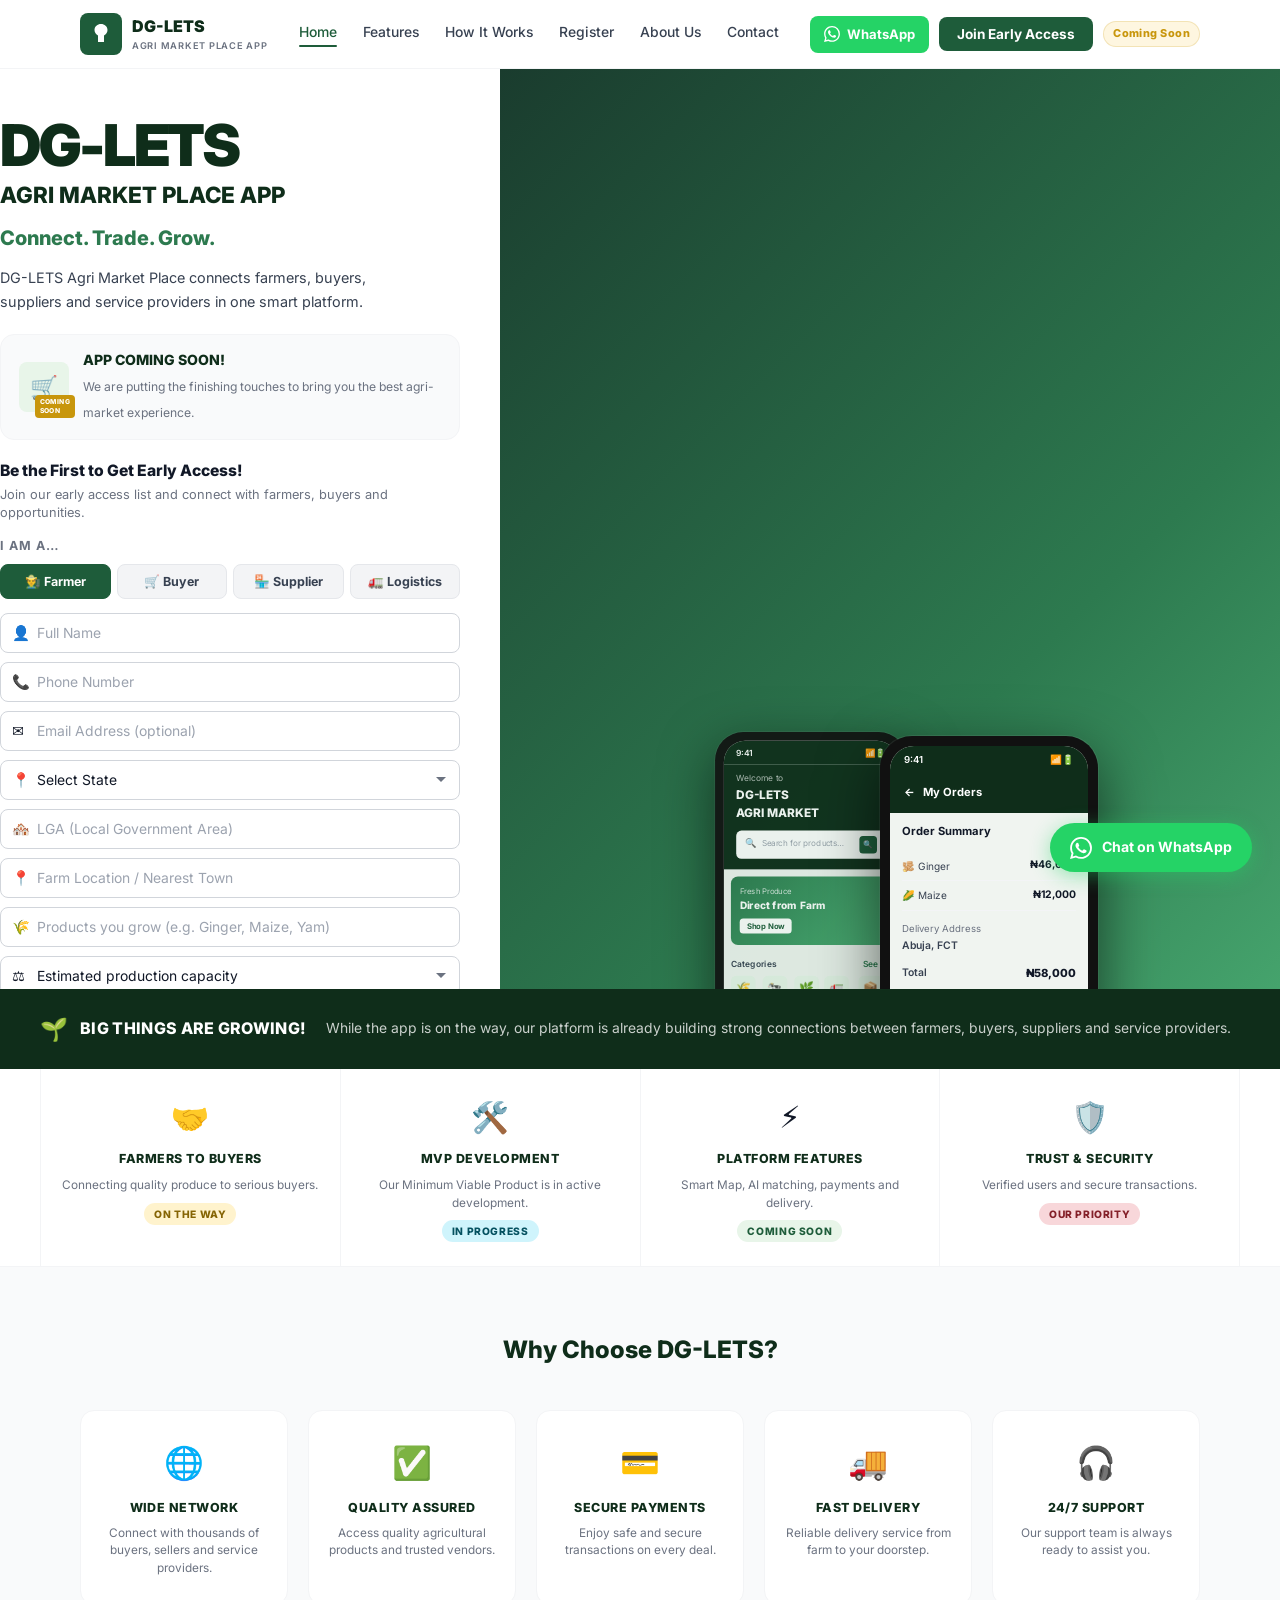
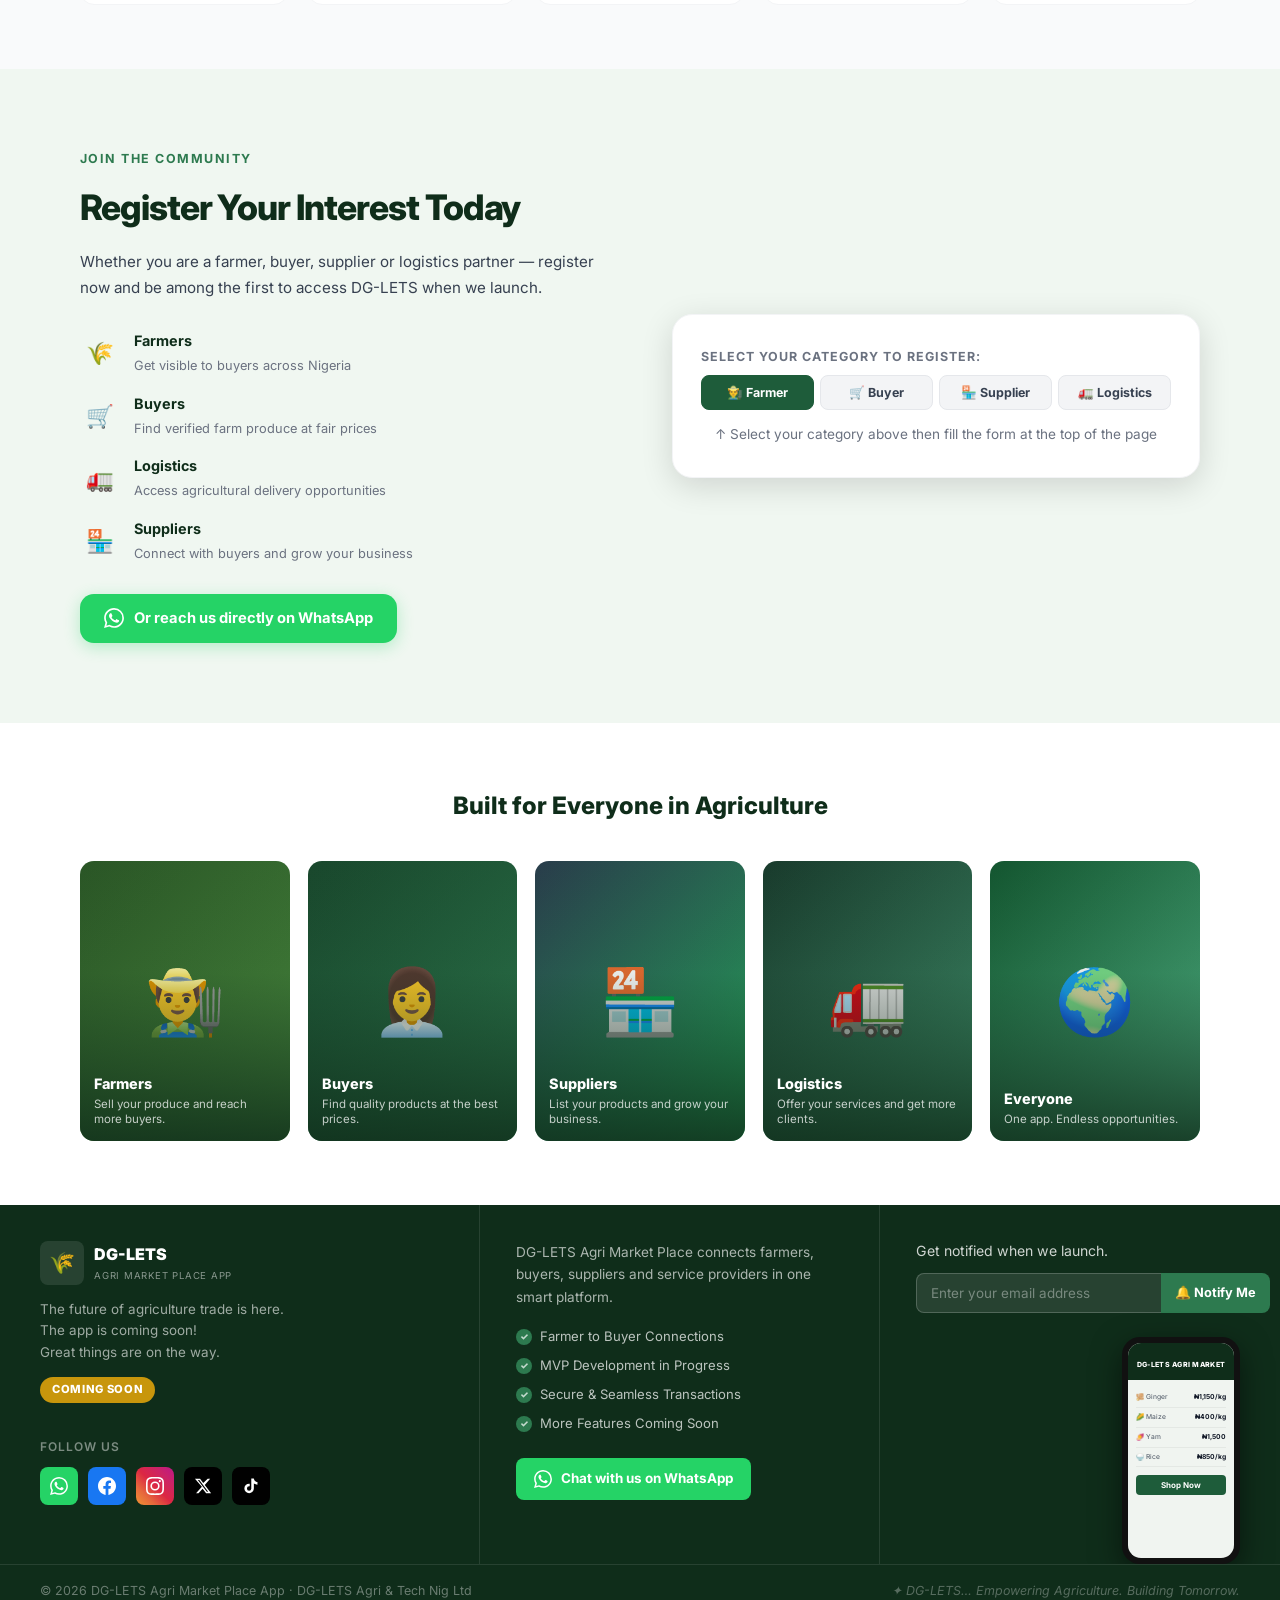
<file: index.html>
<!DOCTYPE html>
<html lang="en">
<head>
  <meta charset="UTF-8" />
  <meta name="viewport" content="width=device-width, initial-scale=1.0" />

  <!-- ═══ SEO ═══ -->
  <title>DG-LETS Agri Market — From Farm to Phone. Market to the World.</title>
  <meta name="description" content="DG-LETS Agri Market connects Nigerian farmers, buyers, suppliers, and logistics providers on one smart platform. Join our early access list today." />
  <meta name="keywords" content="agriculture marketplace Nigeria, buy farm produce online, sell farm produce, Nigerian farmers, agri market app, farm to buyer Nigeria, ginger maize rice cassava yam marketplace" />
  <meta name="author" content="DG-LETS Agri & Tech Nig Ltd" />
  <link rel="canonical" href="https://dglets.github.io/dglets-agri-market/" />

  <!-- ═══ Open Graph (Facebook / WhatsApp preview) ═══ -->
  <meta property="og:type"        content="website" />
  <meta property="og:url"         content="https://dglets.github.io/dglets-agri-market/" />
  <meta property="og:title"       content="DG-LETS Agri Market — From Farm to Phone" />
  <meta property="og:description" content="Nigeria's smartest agricultural marketplace. Connecting farmers, buyers, traders and logistics providers. Join the early access list now." />
  <meta property="og:image"       content="https://dglets.github.io/dglets-agri-market/images/og-image.png" />
  <meta property="og:image:width"  content="1200" />
  <meta property="og:image:height" content="630" />
  <meta property="og:site_name"   content="DG-LETS Agri Market" />
  <meta property="og:locale"      content="en_NG" />

  <!-- ═══ Twitter / X Card ═══ -->
  <meta name="twitter:card"        content="summary_large_image" />
  <meta name="twitter:title"       content="DG-LETS Agri Market — From Farm to Phone" />
  <meta name="twitter:description" content="Nigeria's smartest agricultural marketplace. Join early access now." />
  <meta name="twitter:image"       content="https://dglets.github.io/dglets-agri-market/images/og-image.png" />

  <!-- ═══ WhatsApp share ═══ -->
  <meta property="og:image:alt" content="DG-LETS Agri Market — Connecting Nigerian Farmers and Buyers" />

  <!-- ═══ Favicon placeholder ═══ -->
  <link rel="icon" href="data:image/svg+xml,<svg xmlns='http://www.w3.org/2000/svg' viewBox='0 0 100 100'><text y='.9em' font-size='90'>🌾</text></svg>" />

  <!-- ═══ Fonts ═══ -->
  <link rel="preconnect" href="https://fonts.googleapis.com" />
  <link rel="preconnect" href="https://fonts.gstatic.com" crossorigin />
  <link href="https://fonts.googleapis.com/css2?family=Inter:wght@300;400;500;600;700;800;900&display=swap" rel="stylesheet" />
  <link rel="stylesheet" href="styles.css" />

  <!-- ═══ Google Analytics — replace G-XXXXXXXXXX with your ID ═══ -->
  <script async src="https://www.googletagmanager.com/gtag/js?id=G-XXXXXXXXXX"></script>
  <script>
    window.dataLayer = window.dataLayer || [];
    function gtag(){dataLayer.push(arguments);}
    gtag('js', new Date());
    gtag('config', 'G-XXXXXXXXXX');

    /* Track form submission */
    function trackSignup(role) {
      gtag('event', 'early_access_signup', { event_category: 'lead', event_label: role });
    }
    /* Track WhatsApp click */
    function trackWhatsApp(source) {
      gtag('event', 'whatsapp_click', { event_category: 'engagement', event_label: source });
    }
  </script>

  <!-- ═══ Structured data ═══ -->
  <script type="application/ld+json">
  {
    "@context": "https://schema.org",
    "@type": "Organization",
    "name": "DG-LETS Agri Market",
    "description": "Digital agricultural marketplace connecting farmers, buyers, and logistics providers in Nigeria.",
    "url": "https://dglets.github.io/dglets-agri-market/",
    "logo": "https://dglets.github.io/dglets-agri-market/images/og-image.png",
    "contactPoint": {
      "@type": "ContactPoint",
      "telephone": "+2348070566642",
      "contactType": "customer support",
      "availableLanguage": ["English"]
    },
    "foundingDate": "2026",
    "founders": [{ "@type": "Person", "name": "Emwenbun Daniel Osadolor" }],
    "areaServed": "NG"
  }
  </script>
</head>
<body>

<!-- ═══════════════════════════════════
     WHATSAPP FLOATING BUTTON
════════════════════════════════════ -->
<a href="https://wa.me/2348070566642?text=Hello%20DG-LETS%20Agri%20Market%2C%20I%20am%20interested%20in%20joining%20the%20platform."
   class="whatsapp-float" id="whatsappFloat" target="_blank" rel="noopener"
   aria-label="Chat with us on WhatsApp"
   onclick="trackWhatsApp('floating-button')">
  <svg viewBox="0 0 24 24" fill="white" xmlns="http://www.w3.org/2000/svg">
    <path d="M17.472 14.382c-.297-.149-1.758-.867-2.03-.967-.273-.099-.471-.148-.67.15-.197.297-.767.966-.94 1.164-.173.199-.347.223-.644.075-.297-.15-1.255-.463-2.39-1.475-.883-.788-1.48-1.761-1.653-2.059-.173-.297-.018-.458.13-.606.134-.133.298-.347.446-.52.149-.174.198-.298.298-.497.099-.198.05-.371-.025-.52-.075-.149-.669-1.612-.916-2.207-.242-.579-.487-.5-.669-.51-.173-.008-.371-.01-.57-.01-.198 0-.52.074-.792.372-.272.297-1.04 1.016-1.04 2.479 0 1.462 1.065 2.875 1.213 3.074.149.198 2.096 3.2 5.077 4.487.709.306 1.262.489 1.694.625.712.227 1.36.195 1.871.118.571-.085 1.758-.719 2.006-1.413.248-.694.248-1.289.173-1.413-.074-.124-.272-.198-.57-.347m-5.421 7.403h-.004a9.87 9.87 0 01-5.031-1.378l-.361-.214-3.741.982.998-3.648-.235-.374a9.86 9.86 0 01-1.51-5.26c.001-5.45 4.436-9.884 9.888-9.884 2.64 0 5.122 1.03 6.988 2.898a9.825 9.825 0 012.893 6.994c-.003 5.45-4.437 9.884-9.885 9.884m8.413-18.297A11.815 11.815 0 0012.05 0C5.495 0 .16 5.335.157 11.892c0 2.096.547 4.142 1.588 5.945L.057 24l6.305-1.654a11.882 11.882 0 005.683 1.448h.005c6.554 0 11.89-5.335 11.893-11.893a11.821 11.821 0 00-3.48-8.413z"/>
  </svg>
  <span>Chat on WhatsApp</span>
</a>

<!-- ═══════════════════════════════════
     NAVBAR
════════════════════════════════════ -->
<nav class="navbar" id="navbar">
  <div class="container">
    <div class="nav-inner">
      <a href="#" class="nav-logo">
        <div class="nav-logo-icon">
          <svg viewBox="0 0 24 24"><path d="M12 2C8.5 2 5.5 4.5 5.5 8c0 2.5 1.5 4.5 3.5 5.5V20h6v-6.5C17 12.5 18.5 10.5 18.5 8c0-3.5-3-6-6.5-6zm-1 10.8V18h2v-5.2c-.3.1-.6.2-1 .2s-.7-.1-1-.2z"/></svg>
        </div>
        <div class="nav-logo-text">
          <span class="logo-name">DG-LETS</span>
          <span class="logo-sub">Agri Market Place App</span>
        </div>
      </a>
      <div class="nav-links">
        <a href="#home" class="active">Home</a>
        <a href="#features">Features</a>
        <a href="#how-it-works">How It Works</a>
        <a href="#register">Register</a>
        <a href="founder.html">About Us</a>
        <a href="#contact">Contact</a>
      </div>
      <div class="nav-right">
        <a href="https://wa.me/2348070566642?text=Hello%20DG-LETS%2C%20I%20want%20to%20know%20more."
           class="btn-whatsapp-nav" target="_blank" rel="noopener"
           onclick="trackWhatsApp('navbar')">
          <svg viewBox="0 0 24 24" fill="currentColor" width="16" height="16"><path d="M17.472 14.382c-.297-.149-1.758-.867-2.03-.967-.273-.099-.471-.148-.67.15-.197.297-.767.966-.94 1.164-.173.199-.347.223-.644.075-.297-.15-1.255-.463-2.39-1.475-.883-.788-1.48-1.761-1.653-2.059-.173-.297-.018-.458.13-.606.134-.133.298-.347.446-.52.149-.174.198-.298.298-.497.099-.198.05-.371-.025-.52-.075-.149-.669-1.612-.916-2.207-.242-.579-.487-.5-.669-.51-.173-.008-.371-.01-.57-.01-.198 0-.52.074-.792.372-.272.297-1.04 1.016-1.04 2.479 0 1.462 1.065 2.875 1.213 3.074.149.198 2.096 3.2 5.077 4.487.709.306 1.262.489 1.694.625.712.227 1.36.195 1.871.118.571-.085 1.758-.719 2.006-1.413.248-.694.248-1.289.173-1.413-.074-.124-.272-.198-.57-.347m-5.421 7.403h-.004a9.87 9.87 0 01-5.031-1.378l-.361-.214-3.741.982.998-3.648-.235-.374a9.86 9.86 0 01-1.51-5.26c.001-5.45 4.436-9.884 9.888-9.884 2.64 0 5.122 1.03 6.988 2.898a9.825 9.825 0 012.893 6.994c-.003 5.45-4.437 9.884-9.885 9.884m8.413-18.297A11.815 11.815 0 0012.05 0C5.495 0 .16 5.335.157 11.892c0 2.096.547 4.142 1.588 5.945L.057 24l6.305-1.654a11.882 11.882 0 005.683 1.448h.005c6.554 0 11.89-5.335 11.893-11.893a11.821 11.821 0 00-3.48-8.413z"/></svg>
          WhatsApp
        </a>
        <button class="btn-download" onclick="scrollToRegister()">Join Early Access</button>
        <span class="coming-soon-pill">Coming Soon</span>
      </div>
      <button class="hamburger" id="hamburger" aria-label="Open menu" aria-expanded="false">
        <span></span><span></span><span></span>
      </button>
    </div>
    <div class="mobile-menu" id="mobileMenu">
      <a href="#home">Home</a>
      <a href="#features">Features</a>
      <a href="#how-it-works">How It Works</a>
      <a href="#register">Register</a>
      <a href="founder.html">About Us</a>
      <a href="#contact">Contact</a>
      <a href="https://wa.me/2348070566642?text=Hello%20DG-LETS%2C%20I%20want%20to%20know%20more."
         target="_blank" rel="noopener" class="mobile-whatsapp-link"
         onclick="trackWhatsApp('mobile-menu')">💬 Chat on WhatsApp</a>
      <button class="btn-download" onclick="scrollToRegister()">Join Early Access</button>
    </div>
  </div>
</nav>

<!-- ═══════════════════════════════════
     HERO
════════════════════════════════════ -->
<section class="hero" id="home">
  <div class="hero-left container">
    <h1 class="hero-brand-name">DG-LETS</h1>
    <p class="hero-brand-sub">AGRI MARKET PLACE APP</p>
    <p class="hero-tagline">Connect. Trade. Grow.</p>
    <p class="hero-desc">DG-LETS Agri Market Place connects farmers, buyers, suppliers and service providers in one smart platform.</p>
    <div class="coming-soon-box">
      <div class="cs-icon">🛒<span class="cs-badge">COMING<br>SOON</span></div>
      <div class="cs-text">
        <strong>APP COMING SOON!</strong>
        <span>We are putting the finishing touches to bring you the best agri-market experience.</span>
      </div>
    </div>
    <p class="ea-heading">Be the First to Get Early Access!</p>
    <p class="ea-sub">Join our early access list and connect with farmers, buyers and opportunities.</p>

    <!-- ROLE SELECTOR -->
    <div class="role-selector" id="roleSelector">
      <p class="role-selector-label">I am a…</p>
      <div class="role-tabs">
        <button class="role-tab active" data-role="farmer" onclick="switchRole('farmer')">👨‍🌾 Farmer</button>
        <button class="role-tab" data-role="buyer" onclick="switchRole('buyer')">🛒 Buyer</button>
        <button class="role-tab" data-role="supplier" onclick="switchRole('supplier')">🏪 Supplier</button>
        <button class="role-tab" data-role="logistics" onclick="switchRole('logistics')">🚛 Logistics</button>
      </div>
    </div>

    <!-- FARMER FORM -->
    <form class="ea-form active-form" id="form-farmer" data-role="farmer" novalidate>
      <div class="form-row"><span class="f-icon">👤</span><input type="text" id="f-name" placeholder="Full Name" required /></div>
      <div class="form-row"><span class="f-icon">📞</span><input type="tel" id="f-phone" placeholder="Phone Number" required /></div>
      <div class="form-row"><span class="f-icon">✉️</span><input type="email" id="f-email" placeholder="Email Address (optional)" /></div>
      <div class="form-row"><span class="f-icon">📍</span>
        <select id="f-state" required>
          <option value="" disabled selected>Select State</option>
          <option>Abia</option><option>Adamawa</option><option>Akwa Ibom</option><option>Anambra</option><option>Bauchi</option><option>Bayelsa</option><option>Benue</option><option>Borno</option><option>Cross River</option><option>Delta</option><option>Ebonyi</option><option>Edo</option><option>Ekiti</option><option>Enugu</option><option>FCT Abuja</option><option>Gombe</option><option>Imo</option><option>Jigawa</option><option>Kaduna</option><option>Kano</option><option>Katsina</option><option>Kebbi</option><option>Kogi</option><option>Kwara</option><option>Lagos</option><option>Nasarawa</option><option>Niger</option><option>Ogun</option><option>Ondo</option><option>Osun</option><option>Oyo</option><option>Plateau</option><option>Rivers</option><option>Sokoto</option><option>Taraba</option><option>Yobe</option><option>Zamfara</option>
        </select>
      </div>
      <div class="form-row"><span class="f-icon">🏘️</span><input type="text" id="f-lga" placeholder="LGA (Local Government Area)" /></div>
      <div class="form-row"><span class="f-icon">📍</span><input type="text" id="f-farm-location" placeholder="Farm Location / Nearest Town" /></div>
      <div class="form-row"><span class="f-icon">🌾</span><input type="text" id="f-products" placeholder="Products you grow (e.g. Ginger, Maize, Yam)" required /></div>
      <div class="form-row"><span class="f-icon">⚖️</span>
        <select id="f-capacity">
          <option value="" disabled selected>Estimated production capacity</option>
          <option value="small">Small — under 500kg per harvest</option>
          <option value="medium">Medium — 500kg to 5 tonnes</option>
          <option value="large">Large — 5 to 50 tonnes</option>
          <option value="commercial">Commercial — 50+ tonnes</option>
        </select>
      </div>
      <div class="form-checkbox"><input type="checkbox" id="f-consent" required /><label for="f-consent">I agree to receive updates from DG-LETS Agri Market</label></div>
      <button type="submit" class="btn-join">🌾 Join as Farmer</button>
      <p class="form-privacy">🔒 We respect your privacy. No spam, ever.</p>
    </form>

    <!-- BUYER FORM -->
    <form class="ea-form" id="form-buyer" data-role="buyer" novalidate style="display:none">
      <div class="form-row"><span class="f-icon">👤</span><input type="text" id="b-name" placeholder="Full Name" required /></div>
      <div class="form-row"><span class="f-icon">📞</span><input type="tel" id="b-phone" placeholder="Phone Number" required /></div>
      <div class="form-row"><span class="f-icon">✉️</span><input type="email" id="b-email" placeholder="Email Address (optional)" /></div>
      <div class="form-row"><span class="f-icon">📍</span>
        <select id="b-state" required>
          <option value="" disabled selected>Select State</option>
          <option>Abia</option><option>Adamawa</option><option>Akwa Ibom</option><option>Anambra</option><option>Bauchi</option><option>Bayelsa</option><option>Benue</option><option>Borno</option><option>Cross River</option><option>Delta</option><option>Ebonyi</option><option>Edo</option><option>Ekiti</option><option>Enugu</option><option>FCT Abuja</option><option>Gombe</option><option>Imo</option><option>Jigawa</option><option>Kaduna</option><option>Kano</option><option>Katsina</option><option>Kebbi</option><option>Kogi</option><option>Kwara</option><option>Lagos</option><option>Nasarawa</option><option>Niger</option><option>Ogun</option><option>Ondo</option><option>Osun</option><option>Oyo</option><option>Plateau</option><option>Rivers</option><option>Sokoto</option><option>Taraba</option><option>Yobe</option><option>Zamfara</option>
        </select>
      </div>
      <div class="form-row"><span class="f-icon">🏘️</span><input type="text" id="b-lga" placeholder="LGA (Local Government Area)" /></div>
      <div class="form-row"><span class="f-icon">🌾</span><input type="text" id="b-products" placeholder="Products you want to buy (e.g. Ginger, Rice)" required /></div>
      <div class="form-row"><span class="f-icon">🔄</span>
        <select id="b-frequency">
          <option value="" disabled selected>Buying frequency</option>
          <option value="weekly">Weekly</option>
          <option value="monthly">Monthly</option>
          <option value="quarterly">Quarterly / Seasonally</option>
          <option value="onetime">One-time / As needed</option>
          <option value="bulk">Bulk / Commercial</option>
        </select>
      </div>
      <div class="form-row"><span class="f-icon">🏢</span>
        <select id="b-type">
          <option value="" disabled selected>Buyer type</option>
          <option value="individual">Individual / Household</option>
          <option value="restaurant">Restaurant / Food Vendor</option>
          <option value="retailer">Retailer / Market Seller</option>
          <option value="processor">Processor / Manufacturer</option>
          <option value="exporter">Exporter</option>
          <option value="other">Other Business</option>
        </select>
      </div>
      <div class="form-checkbox"><input type="checkbox" id="b-consent" required /><label for="b-consent">I agree to receive updates from DG-LETS Agri Market</label></div>
      <button type="submit" class="btn-join">🛒 Join as Buyer</button>
      <p class="form-privacy">🔒 We respect your privacy. No spam, ever.</p>
    </form>

    <!-- SUPPLIER / TRADER FORM -->
    <form class="ea-form" id="form-supplier" data-role="supplier" novalidate style="display:none">
      <div class="form-row"><span class="f-icon">👤</span><input type="text" id="s-name" placeholder="Full Name / Business Name" required /></div>
      <div class="form-row"><span class="f-icon">📞</span><input type="tel" id="s-phone" placeholder="Phone Number" required /></div>
      <div class="form-row"><span class="f-icon">✉️</span><input type="email" id="s-email" placeholder="Email Address (optional)" /></div>
      <div class="form-row"><span class="f-icon">📍</span>
        <select id="s-state" required>
          <option value="" disabled selected>Select State</option>
          <option>Abia</option><option>Adamawa</option><option>Akwa Ibom</option><option>Anambra</option><option>Bauchi</option><option>Bayelsa</option><option>Benue</option><option>Borno</option><option>Cross River</option><option>Delta</option><option>Ebonyi</option><option>Edo</option><option>Ekiti</option><option>Enugu</option><option>FCT Abuja</option><option>Gombe</option><option>Imo</option><option>Jigawa</option><option>Kaduna</option><option>Kano</option><option>Katsina</option><option>Kebbi</option><option>Kogi</option><option>Kwara</option><option>Lagos</option><option>Nasarawa</option><option>Niger</option><option>Ogun</option><option>Ondo</option><option>Osun</option><option>Oyo</option><option>Plateau</option><option>Rivers</option><option>Sokoto</option><option>Taraba</option><option>Yobe</option><option>Zamfara</option>
        </select>
      </div>
      <div class="form-row"><span class="f-icon">🌾</span><input type="text" id="s-products" placeholder="Products you supply / trade" required /></div>
      <div class="form-row"><span class="f-icon">🏢</span>
        <select id="s-type">
          <option value="" disabled selected>Supplier type</option>
          <option value="aggregator">Aggregator</option>
          <option value="trader">Trader / Wholesaler</option>
          <option value="processor">Processor</option>
          <option value="cooperative">Cooperative / Farmer Group</option>
          <option value="other">Other</option>
        </select>
      </div>
      <div class="form-checkbox"><input type="checkbox" id="s-consent" required /><label for="s-consent">I agree to receive updates from DG-LETS Agri Market</label></div>
      <button type="submit" class="btn-join">🏪 Join as Supplier</button>
      <p class="form-privacy">🔒 We respect your privacy. No spam, ever.</p>
    </form>

    <!-- LOGISTICS FORM -->
    <form class="ea-form" id="form-logistics" data-role="logistics" novalidate style="display:none">
      <div class="form-row"><span class="f-icon">👤</span><input type="text" id="l-name" placeholder="Full Name / Company Name" required /></div>
      <div class="form-row"><span class="f-icon">📞</span><input type="tel" id="l-phone" placeholder="Phone Number" required /></div>
      <div class="form-row"><span class="f-icon">✉️</span><input type="email" id="l-email" placeholder="Email Address (optional)" /></div>
      <div class="form-row"><span class="f-icon">📍</span>
        <select id="l-state" required>
          <option value="" disabled selected>Base State / Location</option>
          <option>Abia</option><option>Adamawa</option><option>Akwa Ibom</option><option>Anambra</option><option>Bauchi</option><option>Bayelsa</option><option>Benue</option><option>Borno</option><option>Cross River</option><option>Delta</option><option>Ebonyi</option><option>Edo</option><option>Ekiti</option><option>Enugu</option><option>FCT Abuja</option><option>Gombe</option><option>Imo</option><option>Jigawa</option><option>Kaduna</option><option>Kano</option><option>Katsina</option><option>Kebbi</option><option>Kogi</option><option>Kwara</option><option>Lagos</option><option>Nasarawa</option><option>Niger</option><option>Ogun</option><option>Ondo</option><option>Osun</option><option>Oyo</option><option>Plateau</option><option>Rivers</option><option>Sokoto</option><option>Taraba</option><option>Yobe</option><option>Zamfara</option>
        </select>
      </div>
      <div class="form-row"><span class="f-icon">📍</span><input type="text" id="l-coverage" placeholder="Coverage area / Routes (e.g. Kaduna - Abuja)" /></div>
      <div class="form-row"><span class="f-icon">🚛</span>
        <select id="l-vehicle-type">
          <option value="" disabled selected>Vehicle type</option>
          <option value="motorcycle">Motorcycle / Keke</option>
          <option value="pickup">Pickup / Van</option>
          <option value="small-truck">Small Truck (1–3 tonnes)</option>
          <option value="medium-truck">Medium Truck (3–7 tonnes)</option>
          <option value="large-truck">Large Truck (7+ tonnes)</option>
          <option value="multiple">Multiple vehicle types</option>
        </select>
      </div>
      <div class="form-row"><span class="f-icon">📦</span><input type="text" id="l-capacity" placeholder="Delivery capacity (e.g. 5 tonnes per trip)" /></div>
      <div class="form-checkbox"><input type="checkbox" id="l-consent" required /><label for="l-consent">I agree to receive updates from DG-LETS Agri Market</label></div>
      <button type="submit" class="btn-join">🚛 Join as Logistics Partner</button>
      <p class="form-privacy">🔒 We respect your privacy. No spam, ever.</p>
    </form>

    <!-- SUCCESS STATE -->
    <div class="form-success" id="formSuccess" style="display:none">
      <div class="s-icon">🎉</div>
      <h4>You're on the list!</h4>
      <p id="successMessage">We'll notify you as soon as DG-LETS launches in your state.</p>
      <a id="successWhatsApp" href="https://wa.me/2348070566642?text=Hello%20DG-LETS%2C%20I%20just%20registered%20for%20early%20access!"
         class="btn-whatsapp-success" target="_blank" rel="noopener"
         onclick="trackWhatsApp('post-signup')">
        💬 Also join us on WhatsApp
      </a>
    </div>
  </div>

  <!-- RIGHT: Phone mockups -->
  <div class="hero-right">
    <div class="hero-right-bg"></div>
    <div class="hero-phones">
      <div class="phone-wrap back">
        <div class="phone-outer">
          <div class="phone-screen">
            <div class="p1-status"><span>9:41</span><span>📶🔋</span></div>
            <div class="p1-header">
              <div class="welcome">Welcome to</div>
              <div class="app-name">DG-LETS<br>AGRI MARKET</div>
              <div class="p1-search"><span>🔍</span><span style="font-size:.58rem;color:#9ca3af">Search for products…</span><div class="sq">🔍</div></div>
            </div>
            <div class="p1-banner"><div class="b-label">Fresh Produce</div><div class="b-title">Direct from Farm</div><button class="b-btn">Shop Now</button></div>
            <div class="p1-cats">
              <div class="p1-cats-title"><span>Categories</span><span>See all</span></div>
              <div class="p1-cats-row">
                <div class="cat-chip"><div class="cc-icon">🌾</div><span>Crops</span></div>
                <div class="cat-chip"><div class="cc-icon">🐄</div><span>Livestock</span></div>
                <div class="cat-chip"><div class="cc-icon">🌿</div><span>Spices</span></div>
                <div class="cat-chip"><div class="cc-icon">🚛</div><span>Haulage</span></div>
                <div class="cat-chip"><div class="cc-icon">📦</div><span>Processed</span></div>
              </div>
            </div>
            <div class="p1-prods">
              <div class="p1-prods-title"><span>Popular Products</span><span>See all</span></div>
              <div class="p1-prods-row">
                <div class="prod-chip"><div class="pc-img">🫚</div><div class="pc-name">Ginger</div><div class="pc-price">₦1,150/kg</div></div>
                <div class="prod-chip"><div class="pc-img">🌽</div><div class="pc-name">Maize</div><div class="pc-price">₦400/kg</div></div>
                <div class="prod-chip"><div class="pc-img">🍠</div><div class="pc-name">Yam</div><div class="pc-price">₦1,500</div></div>
              </div>
            </div>
          </div>
        </div>
      </div>
      <div class="phone-wrap front">
        <div class="phone-outer">
          <div class="phone-screen">
            <div class="p1-status"><span>9:41</span><span>📶🔋</span></div>
            <div class="p2-header"><span>←</span><span>My Orders</span></div>
            <div class="p2-body">
              <div class="p2-title">Order Summary</div>
              <div class="p2-item"><span class="p2-item-name">🫚 Ginger</span><span class="p2-item-price">₦46,000</span></div>
              <div class="p2-item"><span class="p2-item-name">🌽 Maize</span><span class="p2-item-price">₦12,000</span></div>
              <div class="p2-addr"><div class="p2-addr-label">Delivery Address</div><div class="p2-addr-val">Abuja, FCT</div></div>
              <div class="p2-total"><span>Total</span><strong>₦58,000</strong></div>
              <button class="p2-btn">Place Order</button>
            </div>
            <div class="p2-nav">
              <div class="nav-item"><span class="ni-icon">🏠</span><span>Home</span></div>
              <div class="nav-item active"><span class="ni-icon">📋</span><span>Orders</span></div>
              <div class="nav-item"><span class="ni-icon">🗺️</span><span>Map</span></div>
              <div class="nav-item"><span class="ni-icon">👤</span><span>Profile</span></div>
            </div>
          </div>
        </div>
      </div>
    </div>
  </div>
</section>

<!-- ═══════════════════════════════════
     BIG THINGS BANNER
════════════════════════════════════ -->
<div class="big-things-banner">
  <div class="bt-left"><span class="bt-icon">🌱</span><strong>BIG THINGS ARE GROWING!</strong></div>
  <div class="bt-right">While the app is on the way, our platform is already building strong connections between farmers, buyers, suppliers and service providers.</div>
</div>

<!-- ═══════════════════════════════════
     STATUS BAR
════════════════════════════════════ -->
<div class="status-bar" id="features">
  <div class="status-bar-inner" style="max-width:1200px;margin:0 auto">
    <div class="status-col"><span class="sc-icon">🤝</span><span class="sc-title">Farmers to Buyers</span><span class="sc-desc">Connecting quality produce to serious buyers.</span><span class="sc-badge on-way">ON THE WAY</span></div>
    <div class="status-col"><span class="sc-icon">🛠️</span><span class="sc-title">MVP Development</span><span class="sc-desc">Our Minimum Viable Product is in active development.</span><span class="sc-badge progress">IN PROGRESS</span></div>
    <div class="status-col"><span class="sc-icon">⚡</span><span class="sc-title">Platform Features</span><span class="sc-desc">Smart Map, AI matching, payments and delivery.</span><span class="sc-badge coming">COMING SOON</span></div>
    <div class="status-col"><span class="sc-icon">🛡️</span><span class="sc-title">Trust &amp; Security</span><span class="sc-desc">Verified users and secure transactions.</span><span class="sc-badge priority">OUR PRIORITY</span></div>
  </div>
</div>

<!-- ═══════════════════════════════════
     WHY CHOOSE
════════════════════════════════════ -->
<section class="why-section" id="how-it-works">
  <div class="container">
    <h2 class="why-heading">Why Choose DG-LETS?</h2>
    <div class="why-grid">
      <div class="why-card fade-up"><div class="why-icon">🌐</div><h3>Wide Network</h3><p>Connect with thousands of buyers, sellers and service providers.</p></div>
      <div class="why-card fade-up" style="transition-delay:.07s"><div class="why-icon">✅</div><h3>Quality Assured</h3><p>Access quality agricultural products and trusted vendors.</p></div>
      <div class="why-card fade-up" style="transition-delay:.14s"><div class="why-icon">💳</div><h3>Secure Payments</h3><p>Enjoy safe and secure transactions on every deal.</p></div>
      <div class="why-card fade-up" style="transition-delay:.21s"><div class="why-icon">🚚</div><h3>Fast Delivery</h3><p>Reliable delivery service from farm to your doorstep.</p></div>
      <div class="why-card fade-up" style="transition-delay:.28s"><div class="why-icon">🎧</div><h3>24/7 Support</h3><p>Our support team is always ready to assist you.</p></div>
    </div>
  </div>
</section>

<!-- ═══════════════════════════════════
     REGISTER SECTION (anchored)
════════════════════════════════════ -->
<section class="register-section" id="register">
  <div class="container">
    <div class="register-inner">
      <div class="register-content fade-up">
        <span class="section-label-green">Join the Community</span>
        <h2>Register Your Interest Today</h2>
        <p>Whether you are a farmer, buyer, supplier or logistics partner — register now and be among the first to access DG-LETS when we launch.</p>
        <div class="register-benefits">
          <div class="rb-item"><span>🌾</span><div><strong>Farmers</strong><span>Get visible to buyers across Nigeria</span></div></div>
          <div class="rb-item"><span>🛒</span><div><strong>Buyers</strong><span>Find verified farm produce at fair prices</span></div></div>
          <div class="rb-item"><span>🚛</span><div><strong>Logistics</strong><span>Access agricultural delivery opportunities</span></div></div>
          <div class="rb-item"><span>🏪</span><div><strong>Suppliers</strong><span>Connect with buyers and grow your business</span></div></div>
        </div>
        <a href="https://wa.me/2348070566642?text=Hello%20DG-LETS%2C%20I%20want%20to%20register%20my%20interest%20in%20the%20platform."
           class="btn-whatsapp-large" target="_blank" rel="noopener"
           onclick="trackWhatsApp('register-section')">
          <svg viewBox="0 0 24 24" fill="currentColor" width="20" height="20"><path d="M17.472 14.382c-.297-.149-1.758-.867-2.03-.967-.273-.099-.471-.148-.67.15-.197.297-.767.966-.94 1.164-.173.199-.347.223-.644.075-.297-.15-1.255-.463-2.39-1.475-.883-.788-1.48-1.761-1.653-2.059-.173-.297-.018-.458.13-.606.134-.133.298-.347.446-.52.149-.174.198-.298.298-.497.099-.198.05-.371-.025-.52-.075-.149-.669-1.612-.916-2.207-.242-.579-.487-.5-.669-.51-.173-.008-.371-.01-.57-.01-.198 0-.52.074-.792.372-.272.297-1.04 1.016-1.04 2.479 0 1.462 1.065 2.875 1.213 3.074.149.198 2.096 3.2 5.077 4.487.709.306 1.262.489 1.694.625.712.227 1.36.195 1.871.118.571-.085 1.758-.719 2.006-1.413.248-.694.248-1.289.173-1.413-.074-.124-.272-.198-.57-.347m-5.421 7.403h-.004a9.87 9.87 0 01-5.031-1.378l-.361-.214-3.741.982.998-3.648-.235-.374a9.86 9.86 0 01-1.51-5.26c.001-5.45 4.436-9.884 9.888-9.884 2.64 0 5.122 1.03 6.988 2.898a9.825 9.825 0 012.893 6.994c-.003 5.45-4.437 9.884-9.885 9.884m8.413-18.297A11.815 11.815 0 0012.05 0C5.495 0 .16 5.335.157 11.892c0 2.096.547 4.142 1.588 5.945L.057 24l6.305-1.654a11.882 11.882 0 005.683 1.448h.005c6.554 0 11.89-5.335 11.893-11.893a11.821 11.821 0 00-3.48-8.413z"/></svg>
          Or reach us directly on WhatsApp
        </a>
      </div>
      <div class="register-form-wrap fade-up" style="transition-delay:.15s">
        <!-- Duplicate role tabs for register section -->
        <div class="role-selector">
          <p class="role-selector-label">Select your category to register:</p>
          <div class="role-tabs">
            <button class="role-tab active" data-role="farmer" onclick="switchRole('farmer');scrollToHeroForm()">👨‍🌾 Farmer</button>
            <button class="role-tab" data-role="buyer" onclick="switchRole('buyer');scrollToHeroForm()">🛒 Buyer</button>
            <button class="role-tab" data-role="supplier" onclick="switchRole('supplier');scrollToHeroForm()">🏪 Supplier</button>
            <button class="role-tab" data-role="logistics" onclick="switchRole('logistics');scrollToHeroForm()">🚛 Logistics</button>
          </div>
        </div>
        <p style="font-size:.85rem;color:var(--gray-500);text-align:center;margin-top:12px">↑ Select your category above then fill the form at the top of the page</p>
      </div>
    </div>
  </div>
</section>

<!-- ═══════════════════════════════════
     BUILT FOR EVERYONE
════════════════════════════════════ -->
<section class="everyone-section" id="categories">
  <div class="container">
    <h2 class="everyone-heading">Built for Everyone in Agriculture</h2>
    <div class="people-grid">
      <div class="people-card fade-up" onclick="switchRole('farmer');scrollToHeroForm()"><div class="people-avatar people-img-1">👨‍🌾</div><div class="people-card-overlay"></div><div class="people-card-label"><strong>Farmers</strong><span>Sell your produce and reach more buyers.</span></div></div>
      <div class="people-card fade-up" style="transition-delay:.08s" onclick="switchRole('buyer');scrollToHeroForm()"><div class="people-avatar people-img-2">👩‍💼</div><div class="people-card-overlay"></div><div class="people-card-label"><strong>Buyers</strong><span>Find quality products at the best prices.</span></div></div>
      <div class="people-card fade-up" style="transition-delay:.16s" onclick="switchRole('supplier');scrollToHeroForm()"><div class="people-avatar people-img-3">🏪</div><div class="people-card-overlay"></div><div class="people-card-label"><strong>Suppliers</strong><span>List your products and grow your business.</span></div></div>
      <div class="people-card fade-up" style="transition-delay:.24s" onclick="switchRole('logistics');scrollToHeroForm()"><div class="people-avatar people-img-4">🚛</div><div class="people-card-overlay"></div><div class="people-card-label"><strong>Logistics</strong><span>Offer your services and get more clients.</span></div></div>
      <div class="people-card fade-up" style="transition-delay:.32s" onclick="scrollToHeroForm()"><div class="people-avatar people-img-5">🌍</div><div class="people-card-overlay"></div><div class="people-card-label"><strong>Everyone</strong><span>One app. Endless opportunities.</span></div></div>
    </div>
  </div>
</section>

<!-- ═══════════════════════════════════
     FOOTER
════════════════════════════════════ -->
<footer class="footer" id="contact">
  <div class="footer-top">
    <div class="footer-logo-col">
      <div class="footer-logo">
        <div class="fl-icon">🌾</div>
        <div class="fl-text"><span class="fl-name">DG-LETS</span><span class="fl-sub">Agri Market Place App</span></div>
      </div>
      <p class="footer-tagline">The future of agriculture trade is here.<br>The app is coming soon!<br>Great things are on the way.</p>
      <span class="footer-coming-soon">COMING SOON</span>
      <!-- Social media links -->
      <div class="social-links" style="margin-top:20px">
        <p style="font-size:.75rem;color:rgba(255,255,255,.45);margin-bottom:10px;text-transform:uppercase;letter-spacing:.08em;font-weight:600">Follow Us</p>
        <div class="social-icons">
          <a href="https://wa.me/2348070566642" target="_blank" rel="noopener" class="social-icon whatsapp" title="WhatsApp" onclick="trackWhatsApp('footer')">
            <svg viewBox="0 0 24 24" fill="currentColor" width="18" height="18"><path d="M17.472 14.382c-.297-.149-1.758-.867-2.03-.967-.273-.099-.471-.148-.67.15-.197.297-.767.966-.94 1.164-.173.199-.347.223-.644.075-.297-.15-1.255-.463-2.39-1.475-.883-.788-1.48-1.761-1.653-2.059-.173-.297-.018-.458.13-.606.134-.133.298-.347.446-.52.149-.174.198-.298.298-.497.099-.198.05-.371-.025-.52-.075-.149-.669-1.612-.916-2.207-.242-.579-.487-.5-.669-.51-.173-.008-.371-.01-.57-.01-.198 0-.52.074-.792.372-.272.297-1.04 1.016-1.04 2.479 0 1.462 1.065 2.875 1.213 3.074.149.198 2.096 3.2 5.077 4.487.709.306 1.262.489 1.694.625.712.227 1.36.195 1.871.118.571-.085 1.758-.719 2.006-1.413.248-.694.248-1.289.173-1.413-.074-.124-.272-.198-.57-.347m-5.421 7.403h-.004a9.87 9.87 0 01-5.031-1.378l-.361-.214-3.741.982.998-3.648-.235-.374a9.86 9.86 0 01-1.51-5.26c.001-5.45 4.436-9.884 9.888-9.884 2.64 0 5.122 1.03 6.988 2.898a9.825 9.825 0 012.893 6.994c-.003 5.45-4.437 9.884-9.885 9.884m8.413-18.297A11.815 11.815 0 0012.05 0C5.495 0 .16 5.335.157 11.892c0 2.096.547 4.142 1.588 5.945L.057 24l6.305-1.654a11.882 11.882 0 005.683 1.448h.005c6.554 0 11.89-5.335 11.893-11.893a11.821 11.821 0 00-3.48-8.413z"/></svg>
          </a>
          <a href="#" class="social-icon facebook" title="Facebook — Coming Soon"><svg viewBox="0 0 24 24" fill="currentColor" width="18" height="18"><path d="M24 12.073c0-6.627-5.373-12-12-12s-12 5.373-12 12c0 5.99 4.388 10.954 10.125 11.854v-8.385H7.078v-3.47h3.047V9.43c0-3.007 1.792-4.669 4.533-4.669 1.312 0 2.686.235 2.686.235v2.953H15.83c-1.491 0-1.956.925-1.956 1.874v2.25h3.328l-.532 3.47h-2.796v8.385C19.612 23.027 24 18.062 24 12.073z"/></svg></a>
        <a href="https://www.instagram.com/dgletsagritechng" target="_blank" rel="noopener" class="social-icon instagram" title="Instagram @dgletsagritechng"><svg viewBox="0 0 24 24" fill="currentColor" width="18" height="18"><path d="M12 2.163c3.204 0 3.584.012 4.85.07 3.252.148 4.771 1.691 4.919 4.919.058 1.265.069 1.645.069 4.849 0 3.205-.012 3.584-.069 4.849-.149 3.225-1.664 4.771-4.919 4.919-1.266.058-1.644.07-4.85.07-3.204 0-3.584-.012-4.849-.07-3.26-.149-4.771-1.699-4.919-4.92-.058-1.265-.07-1.644-.07-4.849 0-3.204.013-3.583.07-4.849.149-3.227 1.664-4.771 4.919-4.919 1.266-.057 1.645-.069 4.849-.069zM12 0C8.741 0 8.333.014 7.053.072 2.695.272.273 2.69.073 7.052.014 8.333 0 8.741 0 12c0 3.259.014 3.668.072 4.948.2 4.358 2.618 6.78 6.98 6.98C8.333 23.986 8.741 24 12 24c3.259 0 3.668-.014 4.948-.072 4.354-.2 6.782-2.618 6.979-6.98.059-1.28.073-1.689.073-4.948 0-3.259-.014-3.667-.072-4.947-.196-4.354-2.617-6.78-6.979-6.98C15.668.014 15.259 0 12 0zm0 5.838a6.162 6.162 0 100 12.324 6.162 6.162 0 000-12.324zM12 16a4 4 0 110-8 4 4 0 010 8zm6.406-11.845a1.44 1.44 0 100 2.881 1.44 1.44 0 000-2.881z"/></svg></a>
          <a href="#" class="social-icon twitter" title="Twitter/X — Coming Soon"><svg viewBox="0 0 24 24" fill="currentColor" width="18" height="18"><path d="M18.244 2.25h3.308l-7.227 8.26 8.502 11.24H16.17l-4.714-6.231-5.401 6.231H2.744l7.737-8.835L1.254 2.25H8.08l4.253 5.622zm-1.161 17.52h1.833L7.084 4.126H5.117z"/></svg></a>
          <a href="#" class="social-icon tiktok" title="TikTok — Coming Soon"><svg viewBox="0 0 24 24" fill="currentColor" width="18" height="18"><path d="M19.59 6.69a4.83 4.83 0 01-3.77-4.25V2h-3.45v13.67a2.89 2.89 0 01-2.88 2.5 2.89 2.89 0 01-2.89-2.89 2.89 2.89 0 012.89-2.89c.28 0 .54.04.79.1V9.01a6.33 6.33 0 00-.79-.05 6.34 6.34 0 00-6.34 6.34 6.34 6.34 0 006.34 6.34 6.34 6.34 0 006.33-6.34V8.69a8.18 8.18 0 004.78 1.52V6.75a4.85 4.85 0 01-1.01-.06z"/></svg></a>
        </div>
      </div>
    </div>
    <div class="footer-mid-col">
      <p>DG-LETS Agri Market Place connects farmers, buyers, suppliers and service providers in one smart platform.</p>
      <ul class="footer-checklist">
        <li>Farmer to Buyer Connections</li>
        <li>MVP Development in Progress</li>
        <li>Secure &amp; Seamless Transactions</li>
        <li>More Features Coming Soon</li>
      </ul>
      <!-- WhatsApp CTA in footer -->
      <a href="https://wa.me/2348070566642?text=Hello%20DG-LETS%2C%20I%20want%20to%20know%20more%20about%20the%20platform."
         class="footer-whatsapp-btn" target="_blank" rel="noopener"
         onclick="trackWhatsApp('footer-mid')">
        <svg viewBox="0 0 24 24" fill="currentColor" width="18" height="18"><path d="M17.472 14.382c-.297-.149-1.758-.867-2.03-.967-.273-.099-.471-.148-.67.15-.197.297-.767.966-.94 1.164-.173.199-.347.223-.644.075-.297-.15-1.255-.463-2.39-1.475-.883-.788-1.48-1.761-1.653-2.059-.173-.297-.018-.458.13-.606.134-.133.298-.347.446-.52.149-.174.198-.298.298-.497.099-.198.05-.371-.025-.52-.075-.149-.669-1.612-.916-2.207-.242-.579-.487-.5-.669-.51-.173-.008-.371-.01-.57-.01-.198 0-.52.074-.792.372-.272.297-1.04 1.016-1.04 2.479 0 1.462 1.065 2.875 1.213 3.074.149.198 2.096 3.2 5.077 4.487.709.306 1.262.489 1.694.625.712.227 1.36.195 1.871.118.571-.085 1.758-.719 2.006-1.413.248-.694.248-1.289.173-1.413-.074-.124-.272-.198-.57-.347m-5.421 7.403h-.004a9.87 9.87 0 01-5.031-1.378l-.361-.214-3.741.982.998-3.648-.235-.374a9.86 9.86 0 01-1.51-5.26c.001-5.45 4.436-9.884 9.888-9.884 2.64 0 5.122 1.03 6.988 2.898a9.825 9.825 0 012.893 6.994c-.003 5.45-4.437 9.884-9.885 9.884m8.413-18.297A11.815 11.815 0 0012.05 0C5.495 0 .16 5.335.157 11.892c0 2.096.547 4.142 1.588 5.945L.057 24l6.305-1.654a11.882 11.882 0 005.683 1.448h.005c6.554 0 11.89-5.335 11.893-11.893a11.821 11.821 0 00-3.48-8.413z"/></svg>
        Chat with us on WhatsApp
      </a>
    </div>
    <div class="footer-right-col">
      <div class="footer-notify">
        <p>Get notified when we launch.</p>
        <div class="notify-row">
          <input type="email" id="footer-email" placeholder="Enter your email address" />
          <button type="button" id="notifyBtn">🔔 Notify Me</button>
        </div>
      </div>
      <div class="footer-phone">
        <div class="footer-phone-outer">
          <div class="footer-phone-screen">
            <div class="fps-header"><span>DG-LETS AGRI MARKET</span></div>
            <div class="fps-body">
              <div class="fps-row"><span>🫚 Ginger</span><strong>₦1,150/kg</strong></div>
              <div class="fps-row"><span>🌽 Maize</span><strong>₦400/kg</strong></div>
              <div class="fps-row"><span>🍠 Yam</span><strong>₦1,500</strong></div>
              <div class="fps-row"><span>🍚 Rice</span><strong>₦850/kg</strong></div>
              <button class="fps-btn">Shop Now</button>
            </div>
          </div>
        </div>
      </div>
    </div>
  </div>
  <div class="footer-bottom">
    <span>© 2026 DG-LETS Agri Market Place App · DG-LETS Agri &amp; Tech Nig Ltd</span>
    <span class="footer-bottom-tagline">✦ DG-LETS… Empowering Agriculture. Building Tomorrow.</span>
  </div>
</footer>

<div class="toast" id="toast"><span>🎉</span><span id="toastMsg"></span></div>

<script src="app.js"></script>
</body>
</html>
</file>
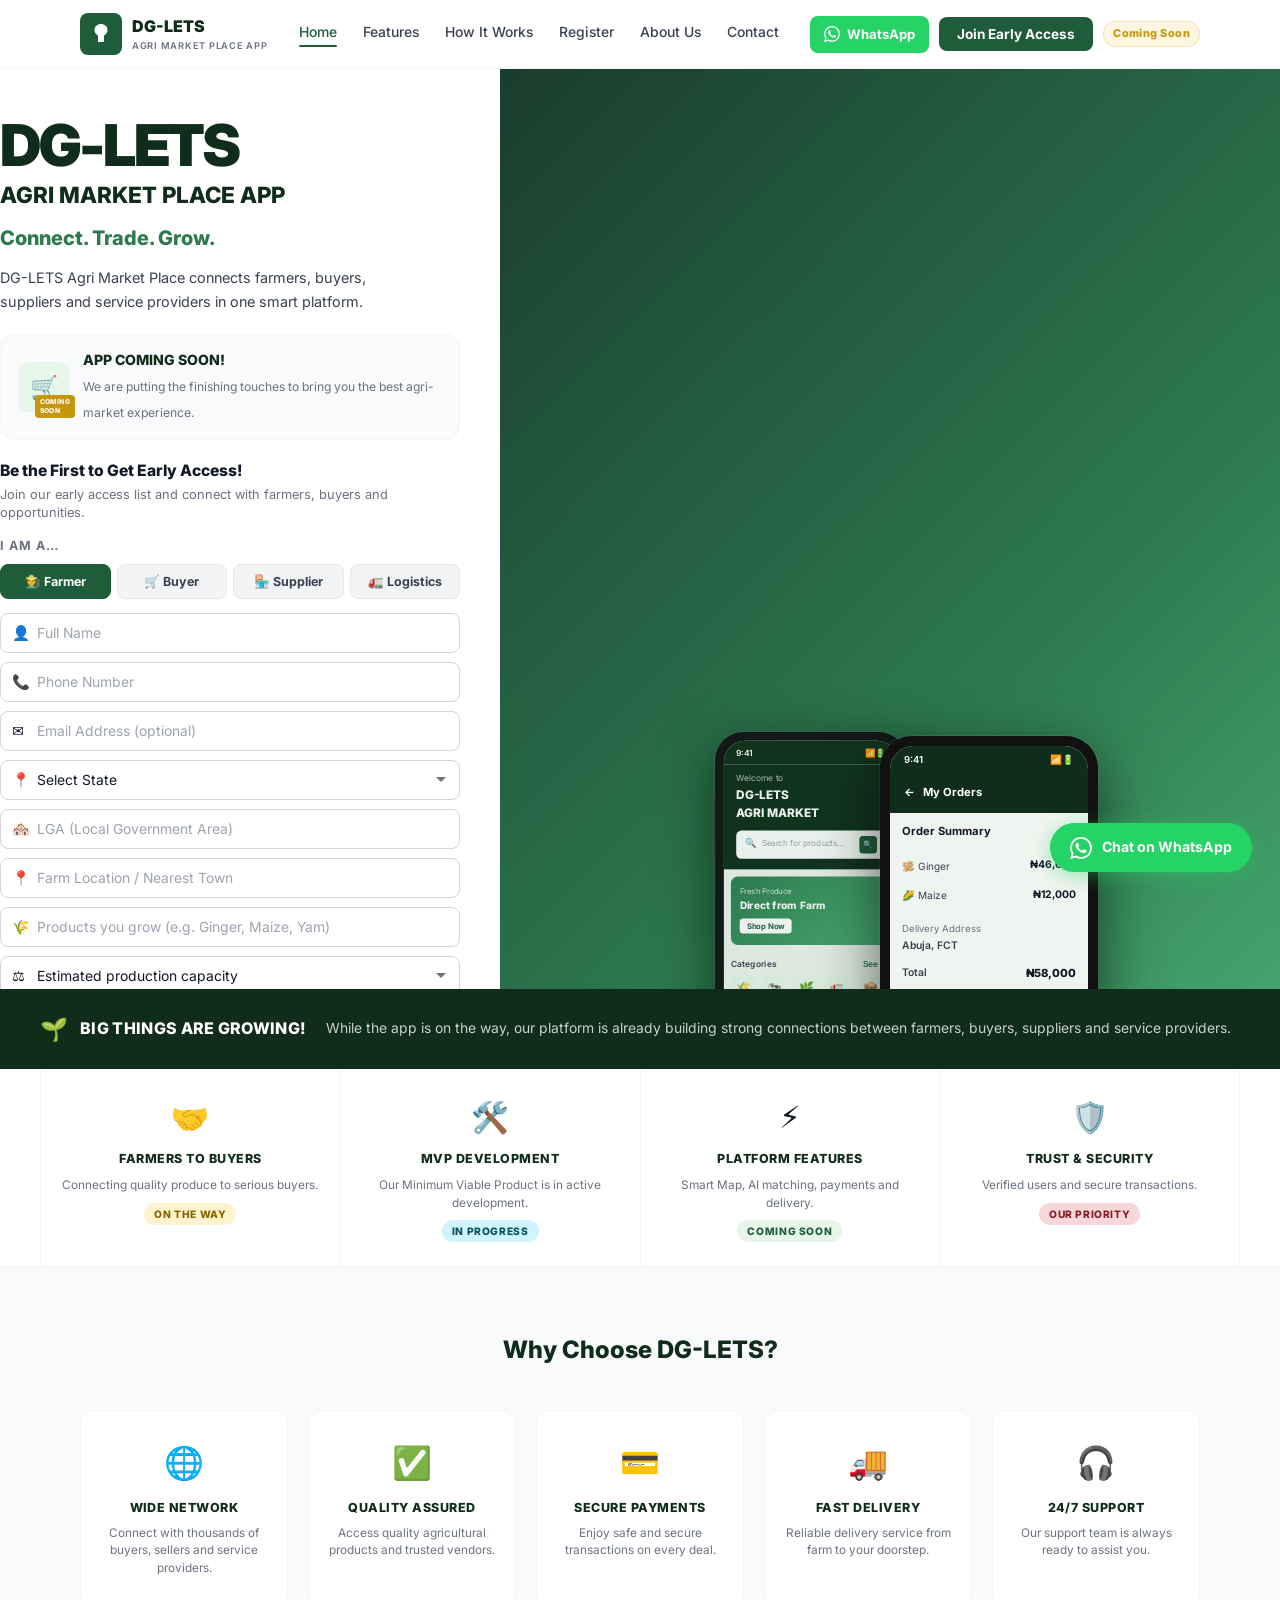
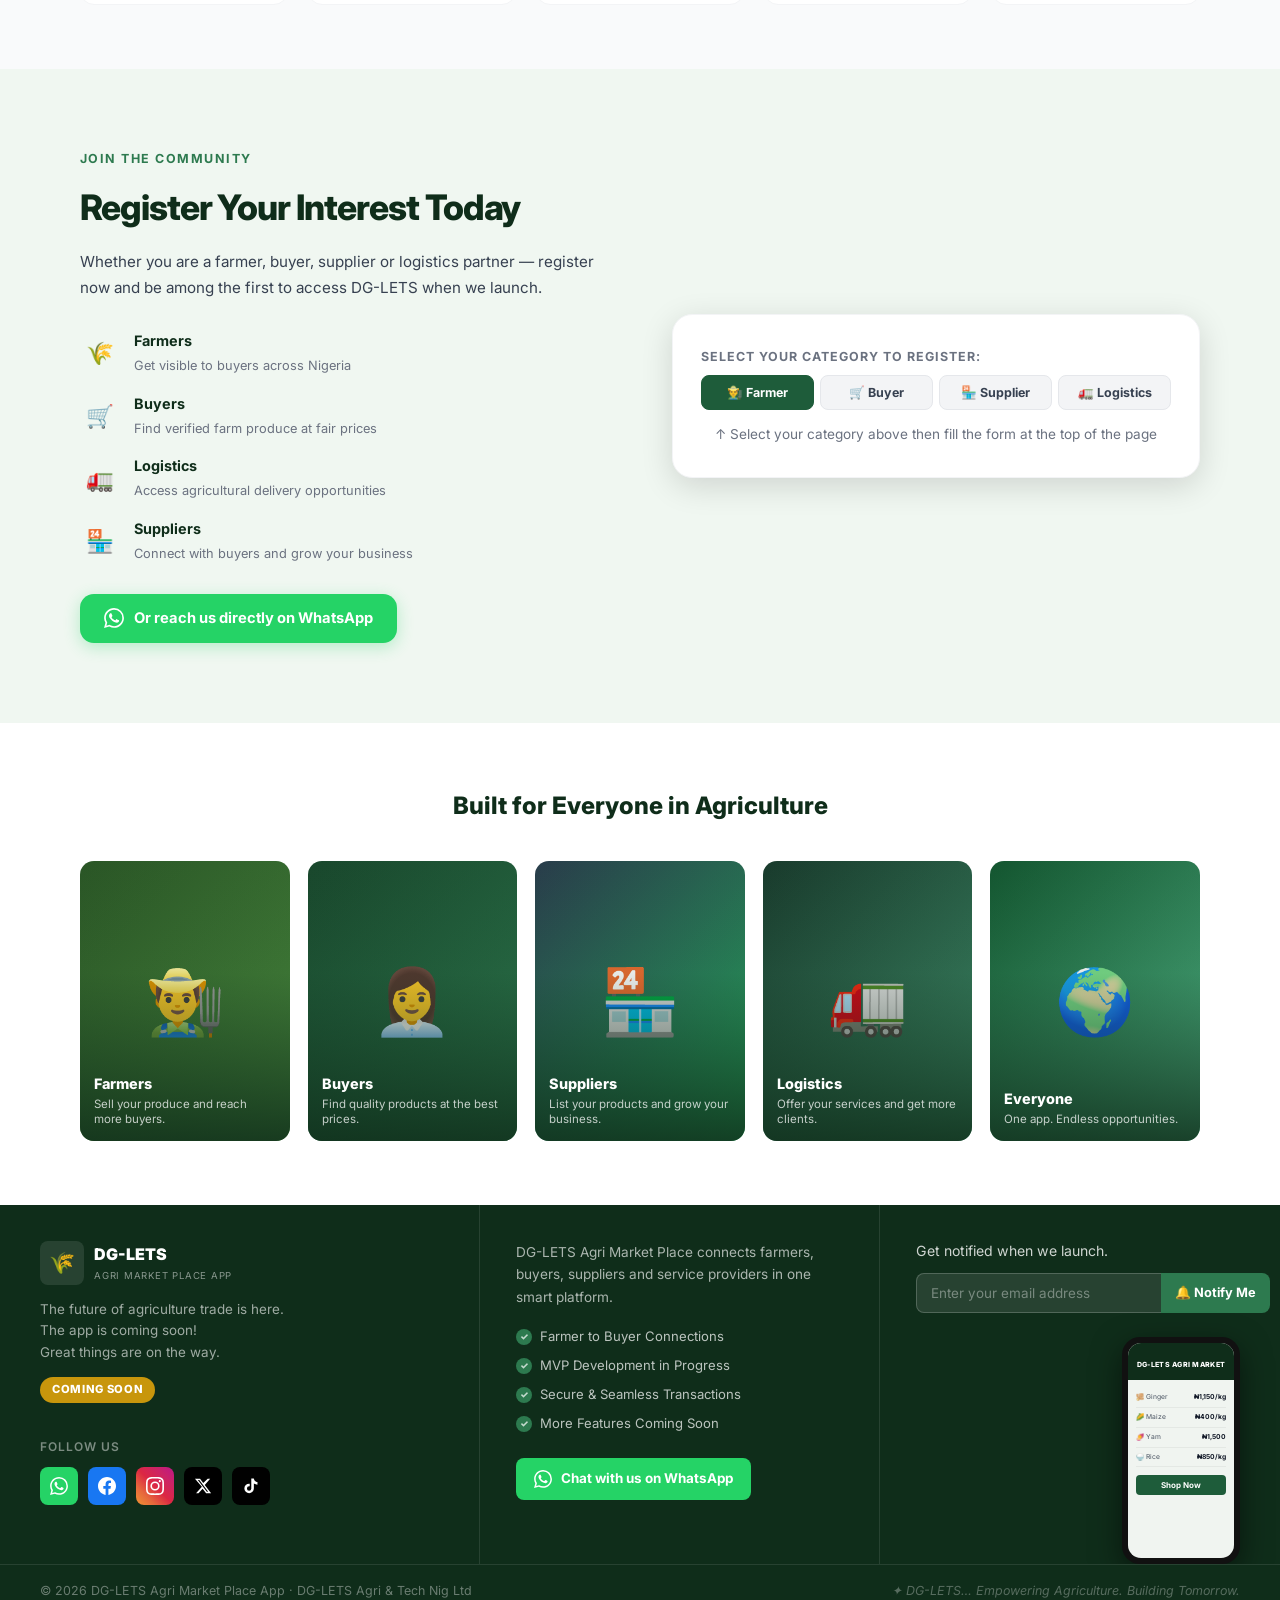
<file: landing/index.html>
<!DOCTYPE html>
<html lang="en">
<head>
  <meta charset="UTF-8" />
  <meta name="viewport" content="width=device-width, initial-scale=1.0" />

  <!-- ═══ SEO ═══ -->
  <title>DG-LETS Agri Market — From Farm to Phone. Market to the World.</title>
  <meta name="description" content="DG-LETS Agri Market connects Nigerian farmers, buyers, suppliers, and logistics providers on one smart platform. Join our early access list today." />
  <meta name="keywords" content="agriculture marketplace Nigeria, buy farm produce online, sell farm produce, Nigerian farmers, agri market app, farm to buyer Nigeria, ginger maize rice cassava yam marketplace" />
  <meta name="author" content="DG-LETS Agri & Tech Nig Ltd" />
  <link rel="canonical" href="https://dglets.github.io/dglets-agri-market/" />

  <!-- ═══ Open Graph (Facebook / WhatsApp preview) ═══ -->
  <meta property="og:type"        content="website" />
  <meta property="og:url"         content="https://dglets.github.io/dglets-agri-market/" />
  <meta property="og:title"       content="DG-LETS Agri Market — From Farm to Phone" />
  <meta property="og:description" content="Nigeria's smartest agricultural marketplace. Connecting farmers, buyers, traders and logistics providers. Join the early access list now." />
  <meta property="og:image"       content="https://dglets.github.io/dglets-agri-market/images/og-image.png" />
  <meta property="og:image:width"  content="1200" />
  <meta property="og:image:height" content="630" />
  <meta property="og:site_name"   content="DG-LETS Agri Market" />
  <meta property="og:locale"      content="en_NG" />

  <!-- ═══ Twitter / X Card ═══ -->
  <meta name="twitter:card"        content="summary_large_image" />
  <meta name="twitter:title"       content="DG-LETS Agri Market — From Farm to Phone" />
  <meta name="twitter:description" content="Nigeria's smartest agricultural marketplace. Join early access now." />
  <meta name="twitter:image"       content="https://dglets.github.io/dglets-agri-market/images/og-image.png" />

  <!-- ═══ WhatsApp share ═══ -->
  <meta property="og:image:alt" content="DG-LETS Agri Market — Connecting Nigerian Farmers and Buyers" />

  <!-- ═══ Favicon placeholder ═══ -->
  <link rel="icon" href="data:image/svg+xml,<svg xmlns='http://www.w3.org/2000/svg' viewBox='0 0 100 100'><text y='.9em' font-size='90'>🌾</text></svg>" />

  <!-- ═══ Fonts ═══ -->
  <link rel="preconnect" href="https://fonts.googleapis.com" />
  <link rel="preconnect" href="https://fonts.gstatic.com" crossorigin />
  <link href="https://fonts.googleapis.com/css2?family=Inter:wght@300;400;500;600;700;800;900&display=swap" rel="stylesheet" />
  <link rel="stylesheet" href="styles.css" />

  <!-- ═══ Mobile navbar override — inline for cache reliability ═══ -->
  <style>
    /* On mobile: hide desktop-only items, make WA button icon-only */
    @media (max-width: 860px) {
      .nav-cta-desktop          { display: none !important; }
      .nav-logo-text .logo-sub  { display: none !important; }
      .nav-links                { display: none !important; }
      .hamburger                { display: flex !important; }
      /* WhatsApp nav: show icon only, no text */
      .btn-whatsapp-nav .nav-wa-label { display: none !important; }
      .btn-whatsapp-nav {
        padding: 8px 10px !important;
        border-radius: 8px !important;
      }
      /* Tighten nav height */
      .nav-inner { height: 60px !important; }
    }
  </style>

  <!-- ═══ Google Analytics — replace G-XXXXXXXXXX with your ID ═══ -->
  <script async src="https://www.googletagmanager.com/gtag/js?id=G-XXXXXXXXXX"></script>
  <script>
    window.dataLayer = window.dataLayer || [];
    function gtag(){dataLayer.push(arguments);}
    gtag('js', new Date());
    gtag('config', 'G-XXXXXXXXXX');

    /* Track form submission */
    function trackSignup(role) {
      gtag('event', 'early_access_signup', { event_category: 'lead', event_label: role });
    }
    /* Track WhatsApp click */
    function trackWhatsApp(source) {
      gtag('event', 'whatsapp_click', { event_category: 'engagement', event_label: source });
    }
  </script>

  <!-- ═══ Structured data ═══ -->
  <script type="application/ld+json">
  {
    "@context": "https://schema.org",
    "@type": "Organization",
    "name": "DG-LETS Agri Market",
    "description": "Digital agricultural marketplace connecting farmers, buyers, and logistics providers in Nigeria.",
    "url": "https://dglets.github.io/dglets-agri-market/",
    "logo": "https://dglets.github.io/dglets-agri-market/images/og-image.png",
    "contactPoint": {
      "@type": "ContactPoint",
      "telephone": "+2348070566642",
      "contactType": "customer support",
      "availableLanguage": ["English"]
    },
    "foundingDate": "2026",
    "founders": [{ "@type": "Person", "name": "Emwenbun Daniel Osadolor" }],
    "areaServed": "NG"
  }
  </script>
</head>
<body>

<!-- ═══════════════════════════════════
     WHATSAPP FLOATING BUTTON
════════════════════════════════════ -->
<a href="https://wa.me/2348070566642?text=Hello%20DG-LETS%20Agri%20Market%2C%20I%20am%20interested%20in%20joining%20the%20platform."
   class="whatsapp-float" id="whatsappFloat" target="_blank" rel="noopener"
   aria-label="Chat with us on WhatsApp"
   onclick="trackWhatsApp('floating-button')">
  <svg viewBox="0 0 24 24" fill="white" xmlns="http://www.w3.org/2000/svg">
    <path d="M17.472 14.382c-.297-.149-1.758-.867-2.03-.967-.273-.099-.471-.148-.67.15-.197.297-.767.966-.94 1.164-.173.199-.347.223-.644.075-.297-.15-1.255-.463-2.39-1.475-.883-.788-1.48-1.761-1.653-2.059-.173-.297-.018-.458.13-.606.134-.133.298-.347.446-.52.149-.174.198-.298.298-.497.099-.198.05-.371-.025-.52-.075-.149-.669-1.612-.916-2.207-.242-.579-.487-.5-.669-.51-.173-.008-.371-.01-.57-.01-.198 0-.52.074-.792.372-.272.297-1.04 1.016-1.04 2.479 0 1.462 1.065 2.875 1.213 3.074.149.198 2.096 3.2 5.077 4.487.709.306 1.262.489 1.694.625.712.227 1.36.195 1.871.118.571-.085 1.758-.719 2.006-1.413.248-.694.248-1.289.173-1.413-.074-.124-.272-.198-.57-.347m-5.421 7.403h-.004a9.87 9.87 0 01-5.031-1.378l-.361-.214-3.741.982.998-3.648-.235-.374a9.86 9.86 0 01-1.51-5.26c.001-5.45 4.436-9.884 9.888-9.884 2.64 0 5.122 1.03 6.988 2.898a9.825 9.825 0 012.893 6.994c-.003 5.45-4.437 9.884-9.885 9.884m8.413-18.297A11.815 11.815 0 0012.05 0C5.495 0 .16 5.335.157 11.892c0 2.096.547 4.142 1.588 5.945L.057 24l6.305-1.654a11.882 11.882 0 005.683 1.448h.005c6.554 0 11.89-5.335 11.893-11.893a11.821 11.821 0 00-3.48-8.413z"/>
  </svg>
  <span>Chat on WhatsApp</span>
</a>

<!-- ═══════════════════════════════════
     NAVBAR
════════════════════════════════════ -->
<nav class="navbar" id="navbar">
  <div class="container">
    <div class="nav-inner">
      <a href="#" class="nav-logo">
        <div class="nav-logo-icon">
          <svg viewBox="0 0 24 24"><path d="M12 2C8.5 2 5.5 4.5 5.5 8c0 2.5 1.5 4.5 3.5 5.5V20h6v-6.5C17 12.5 18.5 10.5 18.5 8c0-3.5-3-6-6.5-6zm-1 10.8V18h2v-5.2c-.3.1-.6.2-1 .2s-.7-.1-1-.2z"/></svg>
        </div>
        <div class="nav-logo-text">
          <span class="logo-name">DG-LETS</span>
          <span class="logo-sub">Agri Market Place App</span>
        </div>
      </a>
      <div class="nav-links">
        <a href="#home" class="active">Home</a>
        <a href="#features">Features</a>
        <a href="#how-it-works">How It Works</a>
        <a href="#register">Register</a>
        <a href="founder.html">About Us</a>
        <a href="#contact">Contact</a>
      </div>
      <div class="nav-right">
        <a href="https://wa.me/2348070566642?text=Hello%20DG-LETS%2C%20I%20want%20to%20know%20more."
           class="btn-whatsapp-nav" target="_blank" rel="noopener"
           onclick="trackWhatsApp('navbar')">
          <svg viewBox="0 0 24 24" fill="currentColor" width="16" height="16"><path d="M17.472 14.382c-.297-.149-1.758-.867-2.03-.967-.273-.099-.471-.148-.67.15-.197.297-.767.966-.94 1.164-.173.199-.347.223-.644.075-.297-.15-1.255-.463-2.39-1.475-.883-.788-1.48-1.761-1.653-2.059-.173-.297-.018-.458.13-.606.134-.133.298-.347.446-.52.149-.174.198-.298.298-.497.099-.198.05-.371-.025-.52-.075-.149-.669-1.612-.916-2.207-.242-.579-.487-.5-.669-.51-.173-.008-.371-.01-.57-.01-.198 0-.52.074-.792.372-.272.297-1.04 1.016-1.04 2.479 0 1.462 1.065 2.875 1.213 3.074.149.198 2.096 3.2 5.077 4.487.709.306 1.262.489 1.694.625.712.227 1.36.195 1.871.118.571-.085 1.758-.719 2.006-1.413.248-.694.248-1.289.173-1.413-.074-.124-.272-.198-.57-.347m-5.421 7.403h-.004a9.87 9.87 0 01-5.031-1.378l-.361-.214-3.741.982.998-3.648-.235-.374a9.86 9.86 0 01-1.51-5.26c.001-5.45 4.436-9.884 9.888-9.884 2.64 0 5.122 1.03 6.988 2.898a9.825 9.825 0 012.893 6.994c-.003 5.45-4.437 9.884-9.885 9.884m8.413-18.297A11.815 11.815 0 0012.05 0C5.495 0 .16 5.335.157 11.892c0 2.096.547 4.142 1.588 5.945L.057 24l6.305-1.654a11.882 11.882 0 005.683 1.448h.005c6.554 0 11.89-5.335 11.893-11.893a11.821 11.821 0 00-3.48-8.413z"/></svg>
          <span class="nav-wa-label">WhatsApp</span>
        </a>
        <button class="btn-download nav-cta-desktop" onclick="scrollToRegister()">Join Early Access</button>
        <span class="coming-soon-pill nav-cta-desktop">Coming Soon</span>
      </div>
      <button class="hamburger" id="hamburger" aria-label="Open menu" aria-expanded="false">
        <span></span><span></span><span></span>
      </button>
    </div>
    <div class="mobile-menu" id="mobileMenu">
      <a href="#home">Home</a>
      <a href="#features">Features</a>
      <a href="#how-it-works">How It Works</a>
      <a href="#register">Register</a>
      <a href="founder.html">About Us</a>
      <a href="#contact">Contact</a>
      <a href="https://wa.me/2348070566642?text=Hello%20DG-LETS%2C%20I%20want%20to%20know%20more."
         target="_blank" rel="noopener" class="mobile-whatsapp-link"
         onclick="trackWhatsApp('mobile-menu')">💬 Chat on WhatsApp</a>
      <button class="btn-download" onclick="scrollToRegister()">Join Early Access</button>
    </div>
  </div>
</nav>

<!-- ═══════════════════════════════════
     HERO
════════════════════════════════════ -->
<section class="hero" id="home">
  <div class="hero-left container">
    <h1 class="hero-brand-name">DG-LETS</h1>
    <p class="hero-brand-sub">AGRI MARKET PLACE APP</p>
    <p class="hero-tagline">Connect. Trade. Grow.</p>
    <p class="hero-desc">DG-LETS Agri Market Place connects farmers, buyers, suppliers and service providers in one smart platform.</p>
    <div class="coming-soon-box">
      <div class="cs-icon">🛒<span class="cs-badge">COMING<br>SOON</span></div>
      <div class="cs-text">
        <strong>APP COMING SOON!</strong>
        <span>We are putting the finishing touches to bring you the best agri-market experience.</span>
      </div>
    </div>
    <p class="ea-heading">Be the First to Get Early Access!</p>
    <p class="ea-sub">Join our early access list and connect with farmers, buyers and opportunities.</p>

    <!-- ROLE SELECTOR -->
    <div class="role-selector" id="roleSelector">
      <p class="role-selector-label">I am a…</p>
      <div class="role-tabs">
        <button class="role-tab active" data-role="farmer" onclick="switchRole('farmer')">👨‍🌾 Farmer</button>
        <button class="role-tab" data-role="buyer" onclick="switchRole('buyer')">🛒 Buyer</button>
        <button class="role-tab" data-role="supplier" onclick="switchRole('supplier')">🏪 Supplier</button>
        <button class="role-tab" data-role="logistics" onclick="switchRole('logistics')">🚛 Logistics</button>
      </div>
    </div>

    <!-- FARMER FORM -->
    <form class="ea-form active-form" id="form-farmer" data-role="farmer" novalidate>
      <div class="form-row"><span class="f-icon">👤</span><input type="text" id="f-name" placeholder="Full Name" required /></div>
      <div class="form-row"><span class="f-icon">📞</span><input type="tel" id="f-phone" placeholder="Phone Number" required /></div>
      <div class="form-row"><span class="f-icon">✉️</span><input type="email" id="f-email" placeholder="Email Address (optional)" /></div>
      <div class="form-row"><span class="f-icon">📍</span>
        <select id="f-state" required>
          <option value="" disabled selected>Select State</option>
          <option>Abia</option><option>Adamawa</option><option>Akwa Ibom</option><option>Anambra</option><option>Bauchi</option><option>Bayelsa</option><option>Benue</option><option>Borno</option><option>Cross River</option><option>Delta</option><option>Ebonyi</option><option>Edo</option><option>Ekiti</option><option>Enugu</option><option>FCT Abuja</option><option>Gombe</option><option>Imo</option><option>Jigawa</option><option>Kaduna</option><option>Kano</option><option>Katsina</option><option>Kebbi</option><option>Kogi</option><option>Kwara</option><option>Lagos</option><option>Nasarawa</option><option>Niger</option><option>Ogun</option><option>Ondo</option><option>Osun</option><option>Oyo</option><option>Plateau</option><option>Rivers</option><option>Sokoto</option><option>Taraba</option><option>Yobe</option><option>Zamfara</option>
        </select>
      </div>
      <div class="form-row"><span class="f-icon">🏘️</span><input type="text" id="f-lga" placeholder="LGA (Local Government Area)" /></div>
      <div class="form-row"><span class="f-icon">📍</span><input type="text" id="f-farm-location" placeholder="Farm Location / Nearest Town" /></div>
      <div class="form-row"><span class="f-icon">🌾</span><input type="text" id="f-products" placeholder="Products you grow (e.g. Ginger, Maize, Yam)" required /></div>
      <div class="form-row"><span class="f-icon">⚖️</span>
        <select id="f-capacity">
          <option value="" disabled selected>Estimated production capacity</option>
          <option value="small">Small — under 500kg per harvest</option>
          <option value="medium">Medium — 500kg to 5 tonnes</option>
          <option value="large">Large — 5 to 50 tonnes</option>
          <option value="commercial">Commercial — 50+ tonnes</option>
        </select>
      </div>
      <div class="form-checkbox"><input type="checkbox" id="f-consent" required /><label for="f-consent">I agree to receive updates from DG-LETS Agri Market</label></div>
      <button type="submit" class="btn-join">🌾 Join as Farmer</button>
      <p class="form-privacy">🔒 We respect your privacy. No spam, ever.</p>
    </form>

    <!-- BUYER FORM -->
    <form class="ea-form" id="form-buyer" data-role="buyer" novalidate style="display:none">
      <div class="form-row"><span class="f-icon">👤</span><input type="text" id="b-name" placeholder="Full Name" required /></div>
      <div class="form-row"><span class="f-icon">📞</span><input type="tel" id="b-phone" placeholder="Phone Number" required /></div>
      <div class="form-row"><span class="f-icon">✉️</span><input type="email" id="b-email" placeholder="Email Address (optional)" /></div>
      <div class="form-row"><span class="f-icon">📍</span>
        <select id="b-state" required>
          <option value="" disabled selected>Select State</option>
          <option>Abia</option><option>Adamawa</option><option>Akwa Ibom</option><option>Anambra</option><option>Bauchi</option><option>Bayelsa</option><option>Benue</option><option>Borno</option><option>Cross River</option><option>Delta</option><option>Ebonyi</option><option>Edo</option><option>Ekiti</option><option>Enugu</option><option>FCT Abuja</option><option>Gombe</option><option>Imo</option><option>Jigawa</option><option>Kaduna</option><option>Kano</option><option>Katsina</option><option>Kebbi</option><option>Kogi</option><option>Kwara</option><option>Lagos</option><option>Nasarawa</option><option>Niger</option><option>Ogun</option><option>Ondo</option><option>Osun</option><option>Oyo</option><option>Plateau</option><option>Rivers</option><option>Sokoto</option><option>Taraba</option><option>Yobe</option><option>Zamfara</option>
        </select>
      </div>
      <div class="form-row"><span class="f-icon">🏘️</span><input type="text" id="b-lga" placeholder="LGA (Local Government Area)" /></div>
      <div class="form-row"><span class="f-icon">🌾</span><input type="text" id="b-products" placeholder="Products you want to buy (e.g. Ginger, Rice)" required /></div>
      <div class="form-row"><span class="f-icon">🔄</span>
        <select id="b-frequency">
          <option value="" disabled selected>Buying frequency</option>
          <option value="weekly">Weekly</option>
          <option value="monthly">Monthly</option>
          <option value="quarterly">Quarterly / Seasonally</option>
          <option value="onetime">One-time / As needed</option>
          <option value="bulk">Bulk / Commercial</option>
        </select>
      </div>
      <div class="form-row"><span class="f-icon">🏢</span>
        <select id="b-type">
          <option value="" disabled selected>Buyer type</option>
          <option value="individual">Individual / Household</option>
          <option value="restaurant">Restaurant / Food Vendor</option>
          <option value="retailer">Retailer / Market Seller</option>
          <option value="processor">Processor / Manufacturer</option>
          <option value="exporter">Exporter</option>
          <option value="other">Other Business</option>
        </select>
      </div>
      <div class="form-checkbox"><input type="checkbox" id="b-consent" required /><label for="b-consent">I agree to receive updates from DG-LETS Agri Market</label></div>
      <button type="submit" class="btn-join">🛒 Join as Buyer</button>
      <p class="form-privacy">🔒 We respect your privacy. No spam, ever.</p>
    </form>

    <!-- SUPPLIER / TRADER FORM -->
    <form class="ea-form" id="form-supplier" data-role="supplier" novalidate style="display:none">
      <div class="form-row"><span class="f-icon">👤</span><input type="text" id="s-name" placeholder="Full Name / Business Name" required /></div>
      <div class="form-row"><span class="f-icon">📞</span><input type="tel" id="s-phone" placeholder="Phone Number" required /></div>
      <div class="form-row"><span class="f-icon">✉️</span><input type="email" id="s-email" placeholder="Email Address (optional)" /></div>
      <div class="form-row"><span class="f-icon">📍</span>
        <select id="s-state" required>
          <option value="" disabled selected>Select State</option>
          <option>Abia</option><option>Adamawa</option><option>Akwa Ibom</option><option>Anambra</option><option>Bauchi</option><option>Bayelsa</option><option>Benue</option><option>Borno</option><option>Cross River</option><option>Delta</option><option>Ebonyi</option><option>Edo</option><option>Ekiti</option><option>Enugu</option><option>FCT Abuja</option><option>Gombe</option><option>Imo</option><option>Jigawa</option><option>Kaduna</option><option>Kano</option><option>Katsina</option><option>Kebbi</option><option>Kogi</option><option>Kwara</option><option>Lagos</option><option>Nasarawa</option><option>Niger</option><option>Ogun</option><option>Ondo</option><option>Osun</option><option>Oyo</option><option>Plateau</option><option>Rivers</option><option>Sokoto</option><option>Taraba</option><option>Yobe</option><option>Zamfara</option>
        </select>
      </div>
      <div class="form-row"><span class="f-icon">🌾</span><input type="text" id="s-products" placeholder="Products you supply / trade" required /></div>
      <div class="form-row"><span class="f-icon">🏢</span>
        <select id="s-type">
          <option value="" disabled selected>Supplier type</option>
          <option value="aggregator">Aggregator</option>
          <option value="trader">Trader / Wholesaler</option>
          <option value="processor">Processor</option>
          <option value="cooperative">Cooperative / Farmer Group</option>
          <option value="other">Other</option>
        </select>
      </div>
      <div class="form-checkbox"><input type="checkbox" id="s-consent" required /><label for="s-consent">I agree to receive updates from DG-LETS Agri Market</label></div>
      <button type="submit" class="btn-join">🏪 Join as Supplier</button>
      <p class="form-privacy">🔒 We respect your privacy. No spam, ever.</p>
    </form>

    <!-- LOGISTICS FORM -->
    <form class="ea-form" id="form-logistics" data-role="logistics" novalidate style="display:none">
      <div class="form-row"><span class="f-icon">👤</span><input type="text" id="l-name" placeholder="Full Name / Company Name" required /></div>
      <div class="form-row"><span class="f-icon">📞</span><input type="tel" id="l-phone" placeholder="Phone Number" required /></div>
      <div class="form-row"><span class="f-icon">✉️</span><input type="email" id="l-email" placeholder="Email Address (optional)" /></div>
      <div class="form-row"><span class="f-icon">📍</span>
        <select id="l-state" required>
          <option value="" disabled selected>Base State / Location</option>
          <option>Abia</option><option>Adamawa</option><option>Akwa Ibom</option><option>Anambra</option><option>Bauchi</option><option>Bayelsa</option><option>Benue</option><option>Borno</option><option>Cross River</option><option>Delta</option><option>Ebonyi</option><option>Edo</option><option>Ekiti</option><option>Enugu</option><option>FCT Abuja</option><option>Gombe</option><option>Imo</option><option>Jigawa</option><option>Kaduna</option><option>Kano</option><option>Katsina</option><option>Kebbi</option><option>Kogi</option><option>Kwara</option><option>Lagos</option><option>Nasarawa</option><option>Niger</option><option>Ogun</option><option>Ondo</option><option>Osun</option><option>Oyo</option><option>Plateau</option><option>Rivers</option><option>Sokoto</option><option>Taraba</option><option>Yobe</option><option>Zamfara</option>
        </select>
      </div>
      <div class="form-row"><span class="f-icon">📍</span><input type="text" id="l-coverage" placeholder="Coverage area / Routes (e.g. Kaduna - Abuja)" /></div>
      <div class="form-row"><span class="f-icon">🚛</span>
        <select id="l-vehicle-type">
          <option value="" disabled selected>Vehicle type</option>
          <option value="motorcycle">Motorcycle / Keke</option>
          <option value="pickup">Pickup / Van</option>
          <option value="small-truck">Small Truck (1–3 tonnes)</option>
          <option value="medium-truck">Medium Truck (3–7 tonnes)</option>
          <option value="large-truck">Large Truck (7+ tonnes)</option>
          <option value="multiple">Multiple vehicle types</option>
        </select>
      </div>
      <div class="form-row"><span class="f-icon">📦</span><input type="text" id="l-capacity" placeholder="Delivery capacity (e.g. 5 tonnes per trip)" /></div>
      <div class="form-checkbox"><input type="checkbox" id="l-consent" required /><label for="l-consent">I agree to receive updates from DG-LETS Agri Market</label></div>
      <button type="submit" class="btn-join">🚛 Join as Logistics Partner</button>
      <p class="form-privacy">🔒 We respect your privacy. No spam, ever.</p>
    </form>

    <!-- SUCCESS STATE -->
    <div class="form-success" id="formSuccess" style="display:none">
      <div class="s-icon">🎉</div>
      <h4>You're on the list!</h4>
      <p id="successMessage">We'll notify you as soon as DG-LETS launches in your state.</p>
      <a id="successWhatsApp" href="https://wa.me/2348070566642?text=Hello%20DG-LETS%2C%20I%20just%20registered%20for%20early%20access!"
         class="btn-whatsapp-success" target="_blank" rel="noopener"
         onclick="trackWhatsApp('post-signup')">
        💬 Also join us on WhatsApp
      </a>
    </div>
  </div>

  <!-- RIGHT: Phone mockups -->
  <div class="hero-right">
    <div class="hero-right-bg"></div>
    <div class="hero-phones">
      <div class="phone-wrap back">
        <div class="phone-outer">
          <div class="phone-screen">
            <div class="p1-status"><span>9:41</span><span>📶🔋</span></div>
            <div class="p1-header">
              <div class="welcome">Welcome to</div>
              <div class="app-name">DG-LETS<br>AGRI MARKET</div>
              <div class="p1-search"><span>🔍</span><span style="font-size:.58rem;color:#9ca3af">Search for products…</span><div class="sq">🔍</div></div>
            </div>
            <div class="p1-banner"><div class="b-label">Fresh Produce</div><div class="b-title">Direct from Farm</div><button class="b-btn">Shop Now</button></div>
            <div class="p1-cats">
              <div class="p1-cats-title"><span>Categories</span><span>See all</span></div>
              <div class="p1-cats-row">
                <div class="cat-chip"><div class="cc-icon">🌾</div><span>Crops</span></div>
                <div class="cat-chip"><div class="cc-icon">🐄</div><span>Livestock</span></div>
                <div class="cat-chip"><div class="cc-icon">🌿</div><span>Spices</span></div>
                <div class="cat-chip"><div class="cc-icon">🚛</div><span>Haulage</span></div>
                <div class="cat-chip"><div class="cc-icon">📦</div><span>Processed</span></div>
              </div>
            </div>
            <div class="p1-prods">
              <div class="p1-prods-title"><span>Popular Products</span><span>See all</span></div>
              <div class="p1-prods-row">
                <div class="prod-chip"><div class="pc-img">🫚</div><div class="pc-name">Ginger</div><div class="pc-price">₦1,150/kg</div></div>
                <div class="prod-chip"><div class="pc-img">🌽</div><div class="pc-name">Maize</div><div class="pc-price">₦400/kg</div></div>
                <div class="prod-chip"><div class="pc-img">🍠</div><div class="pc-name">Yam</div><div class="pc-price">₦1,500</div></div>
              </div>
            </div>
          </div>
        </div>
      </div>
      <div class="phone-wrap front">
        <div class="phone-outer">
          <div class="phone-screen">
            <div class="p1-status"><span>9:41</span><span>📶🔋</span></div>
            <div class="p2-header"><span>←</span><span>My Orders</span></div>
            <div class="p2-body">
              <div class="p2-title">Order Summary</div>
              <div class="p2-item"><span class="p2-item-name">🫚 Ginger</span><span class="p2-item-price">₦46,000</span></div>
              <div class="p2-item"><span class="p2-item-name">🌽 Maize</span><span class="p2-item-price">₦12,000</span></div>
              <div class="p2-addr"><div class="p2-addr-label">Delivery Address</div><div class="p2-addr-val">Abuja, FCT</div></div>
              <div class="p2-total"><span>Total</span><strong>₦58,000</strong></div>
              <button class="p2-btn">Place Order</button>
            </div>
            <div class="p2-nav">
              <div class="nav-item"><span class="ni-icon">🏠</span><span>Home</span></div>
              <div class="nav-item active"><span class="ni-icon">📋</span><span>Orders</span></div>
              <div class="nav-item"><span class="ni-icon">🗺️</span><span>Map</span></div>
              <div class="nav-item"><span class="ni-icon">👤</span><span>Profile</span></div>
            </div>
          </div>
        </div>
      </div>
    </div>
  </div>
</section>

<!-- ═══════════════════════════════════
     BIG THINGS BANNER
════════════════════════════════════ -->
<div class="big-things-banner">
  <div class="bt-left"><span class="bt-icon">🌱</span><strong>BIG THINGS ARE GROWING!</strong></div>
  <div class="bt-right">While the app is on the way, our platform is already building strong connections between farmers, buyers, suppliers and service providers.</div>
</div>

<!-- ═══════════════════════════════════
     STATUS BAR
════════════════════════════════════ -->
<div class="status-bar" id="features">
  <div class="status-bar-inner" style="max-width:1200px;margin:0 auto">
    <div class="status-col"><span class="sc-icon">🤝</span><span class="sc-title">Farmers to Buyers</span><span class="sc-desc">Connecting quality produce to serious buyers.</span><span class="sc-badge on-way">ON THE WAY</span></div>
    <div class="status-col"><span class="sc-icon">🛠️</span><span class="sc-title">MVP Development</span><span class="sc-desc">Our Minimum Viable Product is in active development.</span><span class="sc-badge progress">IN PROGRESS</span></div>
    <div class="status-col"><span class="sc-icon">⚡</span><span class="sc-title">Platform Features</span><span class="sc-desc">Smart Map, AI matching, payments and delivery.</span><span class="sc-badge coming">COMING SOON</span></div>
    <div class="status-col"><span class="sc-icon">🛡️</span><span class="sc-title">Trust &amp; Security</span><span class="sc-desc">Verified users and secure transactions.</span><span class="sc-badge priority">OUR PRIORITY</span></div>
  </div>
</div>

<!-- ═══════════════════════════════════
     WHY CHOOSE
════════════════════════════════════ -->
<section class="why-section" id="how-it-works">
  <div class="container">
    <h2 class="why-heading">Why Choose DG-LETS?</h2>
    <div class="why-grid">
      <div class="why-card fade-up"><div class="why-icon">🌐</div><h3>Wide Network</h3><p>Connect with thousands of buyers, sellers and service providers.</p></div>
      <div class="why-card fade-up" style="transition-delay:.07s"><div class="why-icon">✅</div><h3>Quality Assured</h3><p>Access quality agricultural products and trusted vendors.</p></div>
      <div class="why-card fade-up" style="transition-delay:.14s"><div class="why-icon">💳</div><h3>Secure Payments</h3><p>Enjoy safe and secure transactions on every deal.</p></div>
      <div class="why-card fade-up" style="transition-delay:.21s"><div class="why-icon">🚚</div><h3>Fast Delivery</h3><p>Reliable delivery service from farm to your doorstep.</p></div>
      <div class="why-card fade-up" style="transition-delay:.28s"><div class="why-icon">🎧</div><h3>24/7 Support</h3><p>Our support team is always ready to assist you.</p></div>
    </div>
  </div>
</section>

<!-- ═══════════════════════════════════
     REGISTER SECTION (anchored)
════════════════════════════════════ -->
<section class="register-section" id="register">
  <div class="container">
    <div class="register-inner">
      <div class="register-content fade-up">
        <span class="section-label-green">Join the Community</span>
        <h2>Register Your Interest Today</h2>
        <p>Whether you are a farmer, buyer, supplier or logistics partner — register now and be among the first to access DG-LETS when we launch.</p>
        <div class="register-benefits">
          <div class="rb-item"><span>🌾</span><div><strong>Farmers</strong><span>Get visible to buyers across Nigeria</span></div></div>
          <div class="rb-item"><span>🛒</span><div><strong>Buyers</strong><span>Find verified farm produce at fair prices</span></div></div>
          <div class="rb-item"><span>🚛</span><div><strong>Logistics</strong><span>Access agricultural delivery opportunities</span></div></div>
          <div class="rb-item"><span>🏪</span><div><strong>Suppliers</strong><span>Connect with buyers and grow your business</span></div></div>
        </div>
        <a href="https://wa.me/2348070566642?text=Hello%20DG-LETS%2C%20I%20want%20to%20register%20my%20interest%20in%20the%20platform."
           class="btn-whatsapp-large" target="_blank" rel="noopener"
           onclick="trackWhatsApp('register-section')">
          <svg viewBox="0 0 24 24" fill="currentColor" width="20" height="20"><path d="M17.472 14.382c-.297-.149-1.758-.867-2.03-.967-.273-.099-.471-.148-.67.15-.197.297-.767.966-.94 1.164-.173.199-.347.223-.644.075-.297-.15-1.255-.463-2.39-1.475-.883-.788-1.48-1.761-1.653-2.059-.173-.297-.018-.458.13-.606.134-.133.298-.347.446-.52.149-.174.198-.298.298-.497.099-.198.05-.371-.025-.52-.075-.149-.669-1.612-.916-2.207-.242-.579-.487-.5-.669-.51-.173-.008-.371-.01-.57-.01-.198 0-.52.074-.792.372-.272.297-1.04 1.016-1.04 2.479 0 1.462 1.065 2.875 1.213 3.074.149.198 2.096 3.2 5.077 4.487.709.306 1.262.489 1.694.625.712.227 1.36.195 1.871.118.571-.085 1.758-.719 2.006-1.413.248-.694.248-1.289.173-1.413-.074-.124-.272-.198-.57-.347m-5.421 7.403h-.004a9.87 9.87 0 01-5.031-1.378l-.361-.214-3.741.982.998-3.648-.235-.374a9.86 9.86 0 01-1.51-5.26c.001-5.45 4.436-9.884 9.888-9.884 2.64 0 5.122 1.03 6.988 2.898a9.825 9.825 0 012.893 6.994c-.003 5.45-4.437 9.884-9.885 9.884m8.413-18.297A11.815 11.815 0 0012.05 0C5.495 0 .16 5.335.157 11.892c0 2.096.547 4.142 1.588 5.945L.057 24l6.305-1.654a11.882 11.882 0 005.683 1.448h.005c6.554 0 11.89-5.335 11.893-11.893a11.821 11.821 0 00-3.48-8.413z"/></svg>
          Or reach us directly on WhatsApp
        </a>
      </div>
      <div class="register-form-wrap fade-up" style="transition-delay:.15s">
        <!-- Duplicate role tabs for register section -->
        <div class="role-selector">
          <p class="role-selector-label">Select your category to register:</p>
          <div class="role-tabs">
            <button class="role-tab active" data-role="farmer" onclick="switchRole('farmer');scrollToHeroForm()">👨‍🌾 Farmer</button>
            <button class="role-tab" data-role="buyer" onclick="switchRole('buyer');scrollToHeroForm()">🛒 Buyer</button>
            <button class="role-tab" data-role="supplier" onclick="switchRole('supplier');scrollToHeroForm()">🏪 Supplier</button>
            <button class="role-tab" data-role="logistics" onclick="switchRole('logistics');scrollToHeroForm()">🚛 Logistics</button>
          </div>
        </div>
        <p style="font-size:.85rem;color:var(--gray-500);text-align:center;margin-top:12px">↑ Select your category above then fill the form at the top of the page</p>
      </div>
    </div>
  </div>
</section>

<!-- ═══════════════════════════════════
     BUILT FOR EVERYONE
════════════════════════════════════ -->
<section class="everyone-section" id="categories">
  <div class="container">
    <h2 class="everyone-heading">Built for Everyone in Agriculture</h2>
    <div class="people-grid">
      <div class="people-card fade-up" onclick="switchRole('farmer');scrollToHeroForm()"><div class="people-avatar people-img-1">👨‍🌾</div><div class="people-card-overlay"></div><div class="people-card-label"><strong>Farmers</strong><span>Sell your produce and reach more buyers.</span></div></div>
      <div class="people-card fade-up" style="transition-delay:.08s" onclick="switchRole('buyer');scrollToHeroForm()"><div class="people-avatar people-img-2">👩‍💼</div><div class="people-card-overlay"></div><div class="people-card-label"><strong>Buyers</strong><span>Find quality products at the best prices.</span></div></div>
      <div class="people-card fade-up" style="transition-delay:.16s" onclick="switchRole('supplier');scrollToHeroForm()"><div class="people-avatar people-img-3">🏪</div><div class="people-card-overlay"></div><div class="people-card-label"><strong>Suppliers</strong><span>List your products and grow your business.</span></div></div>
      <div class="people-card fade-up" style="transition-delay:.24s" onclick="switchRole('logistics');scrollToHeroForm()"><div class="people-avatar people-img-4">🚛</div><div class="people-card-overlay"></div><div class="people-card-label"><strong>Logistics</strong><span>Offer your services and get more clients.</span></div></div>
      <div class="people-card fade-up" style="transition-delay:.32s" onclick="scrollToHeroForm()"><div class="people-avatar people-img-5">🌍</div><div class="people-card-overlay"></div><div class="people-card-label"><strong>Everyone</strong><span>One app. Endless opportunities.</span></div></div>
    </div>
  </div>
</section>

<!-- ═══════════════════════════════════
     FOOTER
════════════════════════════════════ -->
<footer class="footer" id="contact">
  <div class="footer-top">
    <div class="footer-logo-col">
      <div class="footer-logo">
        <div class="fl-icon">🌾</div>
        <div class="fl-text"><span class="fl-name">DG-LETS</span><span class="fl-sub">Agri Market Place App</span></div>
      </div>
      <p class="footer-tagline">The future of agriculture trade is here.<br>The app is coming soon!<br>Great things are on the way.</p>
      <span class="footer-coming-soon">COMING SOON</span>
      <!-- Social media links -->
      <div class="social-links" style="margin-top:20px">
        <p style="font-size:.75rem;color:rgba(255,255,255,.45);margin-bottom:10px;text-transform:uppercase;letter-spacing:.08em;font-weight:600">Follow Us</p>
        <div class="social-icons">
          <a href="https://wa.me/2348070566642" target="_blank" rel="noopener" class="social-icon whatsapp" title="WhatsApp" onclick="trackWhatsApp('footer')">
            <svg viewBox="0 0 24 24" fill="currentColor" width="18" height="18"><path d="M17.472 14.382c-.297-.149-1.758-.867-2.03-.967-.273-.099-.471-.148-.67.15-.197.297-.767.966-.94 1.164-.173.199-.347.223-.644.075-.297-.15-1.255-.463-2.39-1.475-.883-.788-1.48-1.761-1.653-2.059-.173-.297-.018-.458.13-.606.134-.133.298-.347.446-.52.149-.174.198-.298.298-.497.099-.198.05-.371-.025-.52-.075-.149-.669-1.612-.916-2.207-.242-.579-.487-.5-.669-.51-.173-.008-.371-.01-.57-.01-.198 0-.52.074-.792.372-.272.297-1.04 1.016-1.04 2.479 0 1.462 1.065 2.875 1.213 3.074.149.198 2.096 3.2 5.077 4.487.709.306 1.262.489 1.694.625.712.227 1.36.195 1.871.118.571-.085 1.758-.719 2.006-1.413.248-.694.248-1.289.173-1.413-.074-.124-.272-.198-.57-.347m-5.421 7.403h-.004a9.87 9.87 0 01-5.031-1.378l-.361-.214-3.741.982.998-3.648-.235-.374a9.86 9.86 0 01-1.51-5.26c.001-5.45 4.436-9.884 9.888-9.884 2.64 0 5.122 1.03 6.988 2.898a9.825 9.825 0 012.893 6.994c-.003 5.45-4.437 9.884-9.885 9.884m8.413-18.297A11.815 11.815 0 0012.05 0C5.495 0 .16 5.335.157 11.892c0 2.096.547 4.142 1.588 5.945L.057 24l6.305-1.654a11.882 11.882 0 005.683 1.448h.005c6.554 0 11.89-5.335 11.893-11.893a11.821 11.821 0 00-3.48-8.413z"/></svg>
          </a>
          <a href="#" class="social-icon facebook" title="Facebook — Coming Soon"><svg viewBox="0 0 24 24" fill="currentColor" width="18" height="18"><path d="M24 12.073c0-6.627-5.373-12-12-12s-12 5.373-12 12c0 5.99 4.388 10.954 10.125 11.854v-8.385H7.078v-3.47h3.047V9.43c0-3.007 1.792-4.669 4.533-4.669 1.312 0 2.686.235 2.686.235v2.953H15.83c-1.491 0-1.956.925-1.956 1.874v2.25h3.328l-.532 3.47h-2.796v8.385C19.612 23.027 24 18.062 24 12.073z"/></svg></a>
        <a href="https://www.instagram.com/dgletsagritechng" target="_blank" rel="noopener" class="social-icon instagram" title="Instagram @dgletsagritechng"><svg viewBox="0 0 24 24" fill="currentColor" width="18" height="18"><path d="M12 2.163c3.204 0 3.584.012 4.85.07 3.252.148 4.771 1.691 4.919 4.919.058 1.265.069 1.645.069 4.849 0 3.205-.012 3.584-.069 4.849-.149 3.225-1.664 4.771-4.919 4.919-1.266.058-1.644.07-4.85.07-3.204 0-3.584-.012-4.849-.07-3.26-.149-4.771-1.699-4.919-4.92-.058-1.265-.07-1.644-.07-4.849 0-3.204.013-3.583.07-4.849.149-3.227 1.664-4.771 4.919-4.919 1.266-.057 1.645-.069 4.849-.069zM12 0C8.741 0 8.333.014 7.053.072 2.695.272.273 2.69.073 7.052.014 8.333 0 8.741 0 12c0 3.259.014 3.668.072 4.948.2 4.358 2.618 6.78 6.98 6.98C8.333 23.986 8.741 24 12 24c3.259 0 3.668-.014 4.948-.072 4.354-.2 6.782-2.618 6.979-6.98.059-1.28.073-1.689.073-4.948 0-3.259-.014-3.667-.072-4.947-.196-4.354-2.617-6.78-6.979-6.98C15.668.014 15.259 0 12 0zm0 5.838a6.162 6.162 0 100 12.324 6.162 6.162 0 000-12.324zM12 16a4 4 0 110-8 4 4 0 010 8zm6.406-11.845a1.44 1.44 0 100 2.881 1.44 1.44 0 000-2.881z"/></svg></a>
          <a href="#" class="social-icon twitter" title="Twitter/X — Coming Soon"><svg viewBox="0 0 24 24" fill="currentColor" width="18" height="18"><path d="M18.244 2.25h3.308l-7.227 8.26 8.502 11.24H16.17l-4.714-6.231-5.401 6.231H2.744l7.737-8.835L1.254 2.25H8.08l4.253 5.622zm-1.161 17.52h1.833L7.084 4.126H5.117z"/></svg></a>
          <a href="#" class="social-icon tiktok" title="TikTok — Coming Soon"><svg viewBox="0 0 24 24" fill="currentColor" width="18" height="18"><path d="M19.59 6.69a4.83 4.83 0 01-3.77-4.25V2h-3.45v13.67a2.89 2.89 0 01-2.88 2.5 2.89 2.89 0 01-2.89-2.89 2.89 2.89 0 012.89-2.89c.28 0 .54.04.79.1V9.01a6.33 6.33 0 00-.79-.05 6.34 6.34 0 00-6.34 6.34 6.34 6.34 0 006.34 6.34 6.34 6.34 0 006.33-6.34V8.69a8.18 8.18 0 004.78 1.52V6.75a4.85 4.85 0 01-1.01-.06z"/></svg></a>
        </div>
      </div>
    </div>
    <div class="footer-mid-col">
      <p>DG-LETS Agri Market Place connects farmers, buyers, suppliers and service providers in one smart platform.</p>
      <ul class="footer-checklist">
        <li>Farmer to Buyer Connections</li>
        <li>MVP Development in Progress</li>
        <li>Secure &amp; Seamless Transactions</li>
        <li>More Features Coming Soon</li>
      </ul>
      <!-- WhatsApp CTA in footer -->
      <a href="https://wa.me/2348070566642?text=Hello%20DG-LETS%2C%20I%20want%20to%20know%20more%20about%20the%20platform."
         class="footer-whatsapp-btn" target="_blank" rel="noopener"
         onclick="trackWhatsApp('footer-mid')">
        <svg viewBox="0 0 24 24" fill="currentColor" width="18" height="18"><path d="M17.472 14.382c-.297-.149-1.758-.867-2.03-.967-.273-.099-.471-.148-.67.15-.197.297-.767.966-.94 1.164-.173.199-.347.223-.644.075-.297-.15-1.255-.463-2.39-1.475-.883-.788-1.48-1.761-1.653-2.059-.173-.297-.018-.458.13-.606.134-.133.298-.347.446-.52.149-.174.198-.298.298-.497.099-.198.05-.371-.025-.52-.075-.149-.669-1.612-.916-2.207-.242-.579-.487-.5-.669-.51-.173-.008-.371-.01-.57-.01-.198 0-.52.074-.792.372-.272.297-1.04 1.016-1.04 2.479 0 1.462 1.065 2.875 1.213 3.074.149.198 2.096 3.2 5.077 4.487.709.306 1.262.489 1.694.625.712.227 1.36.195 1.871.118.571-.085 1.758-.719 2.006-1.413.248-.694.248-1.289.173-1.413-.074-.124-.272-.198-.57-.347m-5.421 7.403h-.004a9.87 9.87 0 01-5.031-1.378l-.361-.214-3.741.982.998-3.648-.235-.374a9.86 9.86 0 01-1.51-5.26c.001-5.45 4.436-9.884 9.888-9.884 2.64 0 5.122 1.03 6.988 2.898a9.825 9.825 0 012.893 6.994c-.003 5.45-4.437 9.884-9.885 9.884m8.413-18.297A11.815 11.815 0 0012.05 0C5.495 0 .16 5.335.157 11.892c0 2.096.547 4.142 1.588 5.945L.057 24l6.305-1.654a11.882 11.882 0 005.683 1.448h.005c6.554 0 11.89-5.335 11.893-11.893a11.821 11.821 0 00-3.48-8.413z"/></svg>
        Chat with us on WhatsApp
      </a>
    </div>
    <div class="footer-right-col">
      <div class="footer-notify">
        <p>Get notified when we launch.</p>
        <div class="notify-row">
          <input type="email" id="footer-email" placeholder="Enter your email address" />
          <button type="button" id="notifyBtn">🔔 Notify Me</button>
        </div>
      </div>
      <div class="footer-phone">
        <div class="footer-phone-outer">
          <div class="footer-phone-screen">
            <div class="fps-header"><span>DG-LETS AGRI MARKET</span></div>
            <div class="fps-body">
              <div class="fps-row"><span>🫚 Ginger</span><strong>₦1,150/kg</strong></div>
              <div class="fps-row"><span>🌽 Maize</span><strong>₦400/kg</strong></div>
              <div class="fps-row"><span>🍠 Yam</span><strong>₦1,500</strong></div>
              <div class="fps-row"><span>🍚 Rice</span><strong>₦850/kg</strong></div>
              <button class="fps-btn">Shop Now</button>
            </div>
          </div>
        </div>
      </div>
    </div>
  </div>
  <div class="footer-bottom">
    <span>© 2026 DG-LETS Agri Market Place App · DG-LETS Agri &amp; Tech Nig Ltd</span>
    <span class="footer-bottom-tagline">✦ DG-LETS… Empowering Agriculture. Building Tomorrow.</span>
  </div>
</footer>

<div class="toast" id="toast"><span>🎉</span><span id="toastMsg"></span></div>

<script src="app.js"></script>
</body>
</html>
</file>
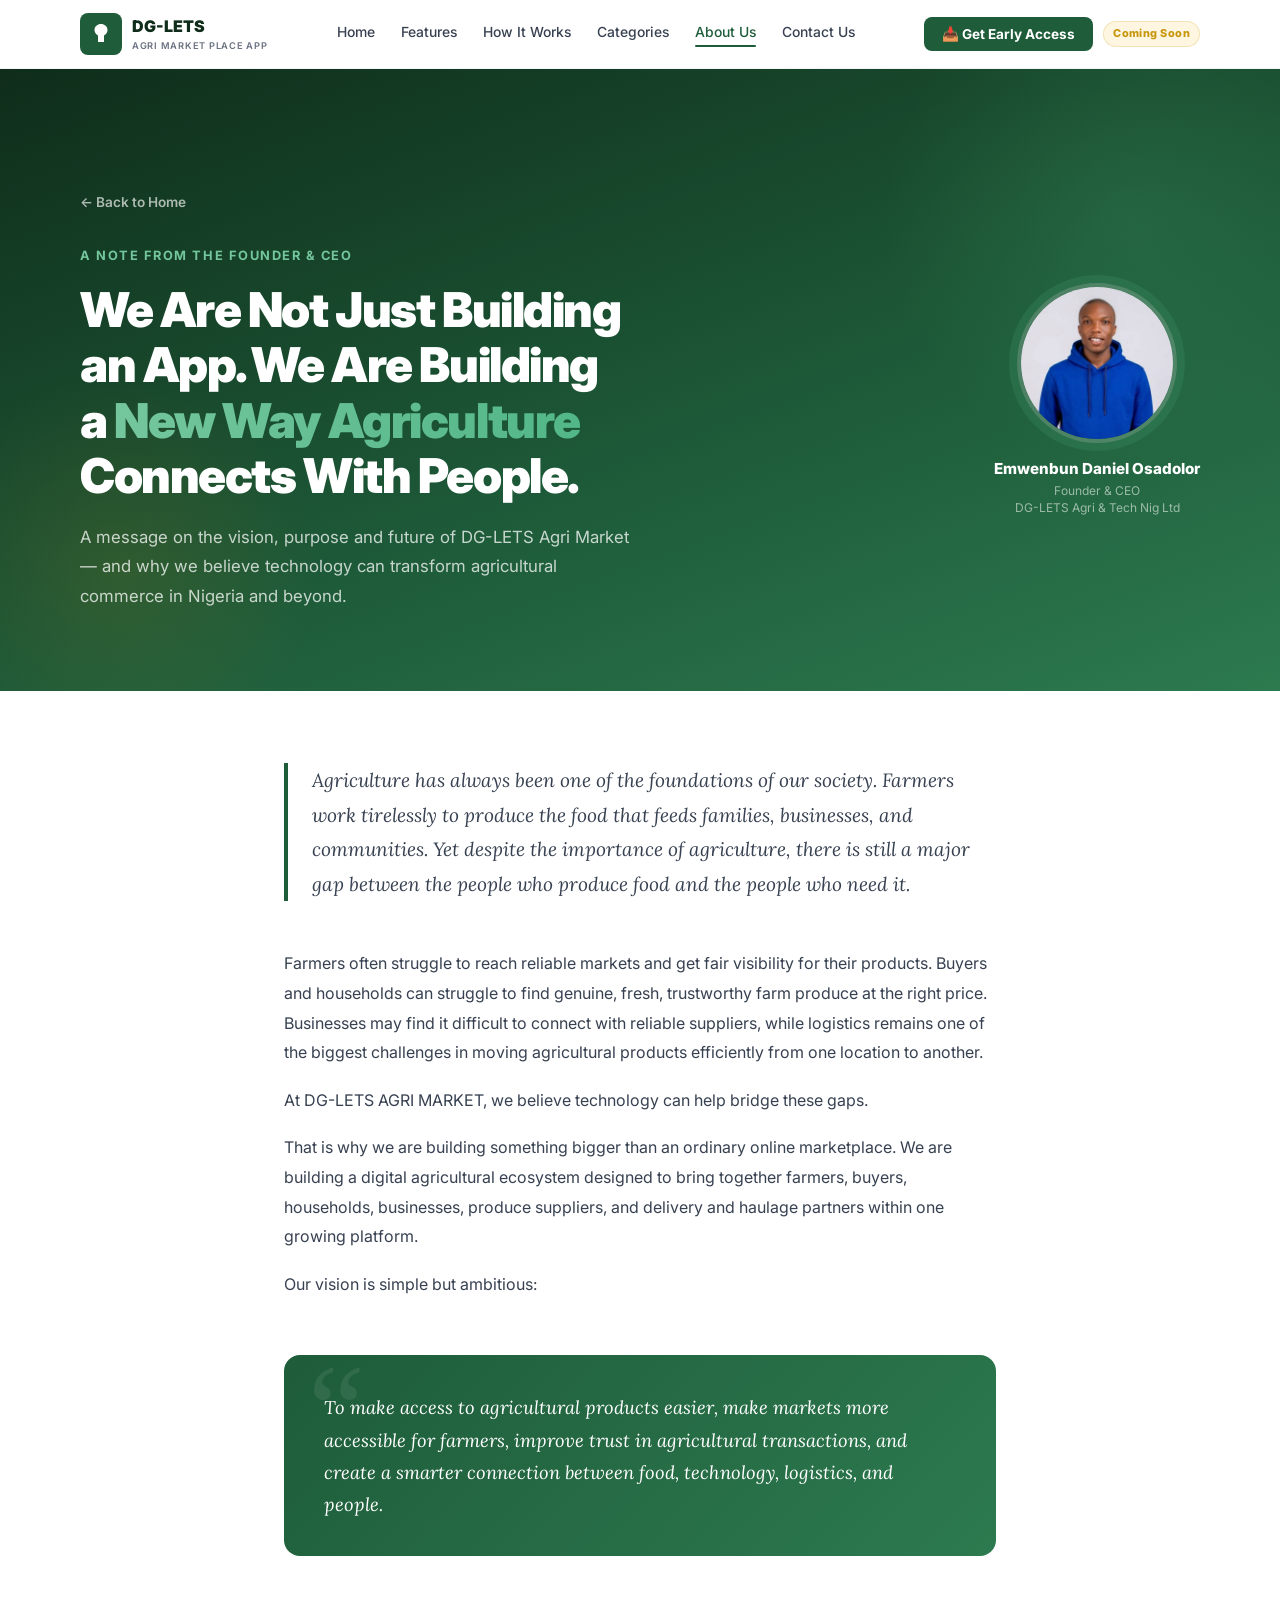
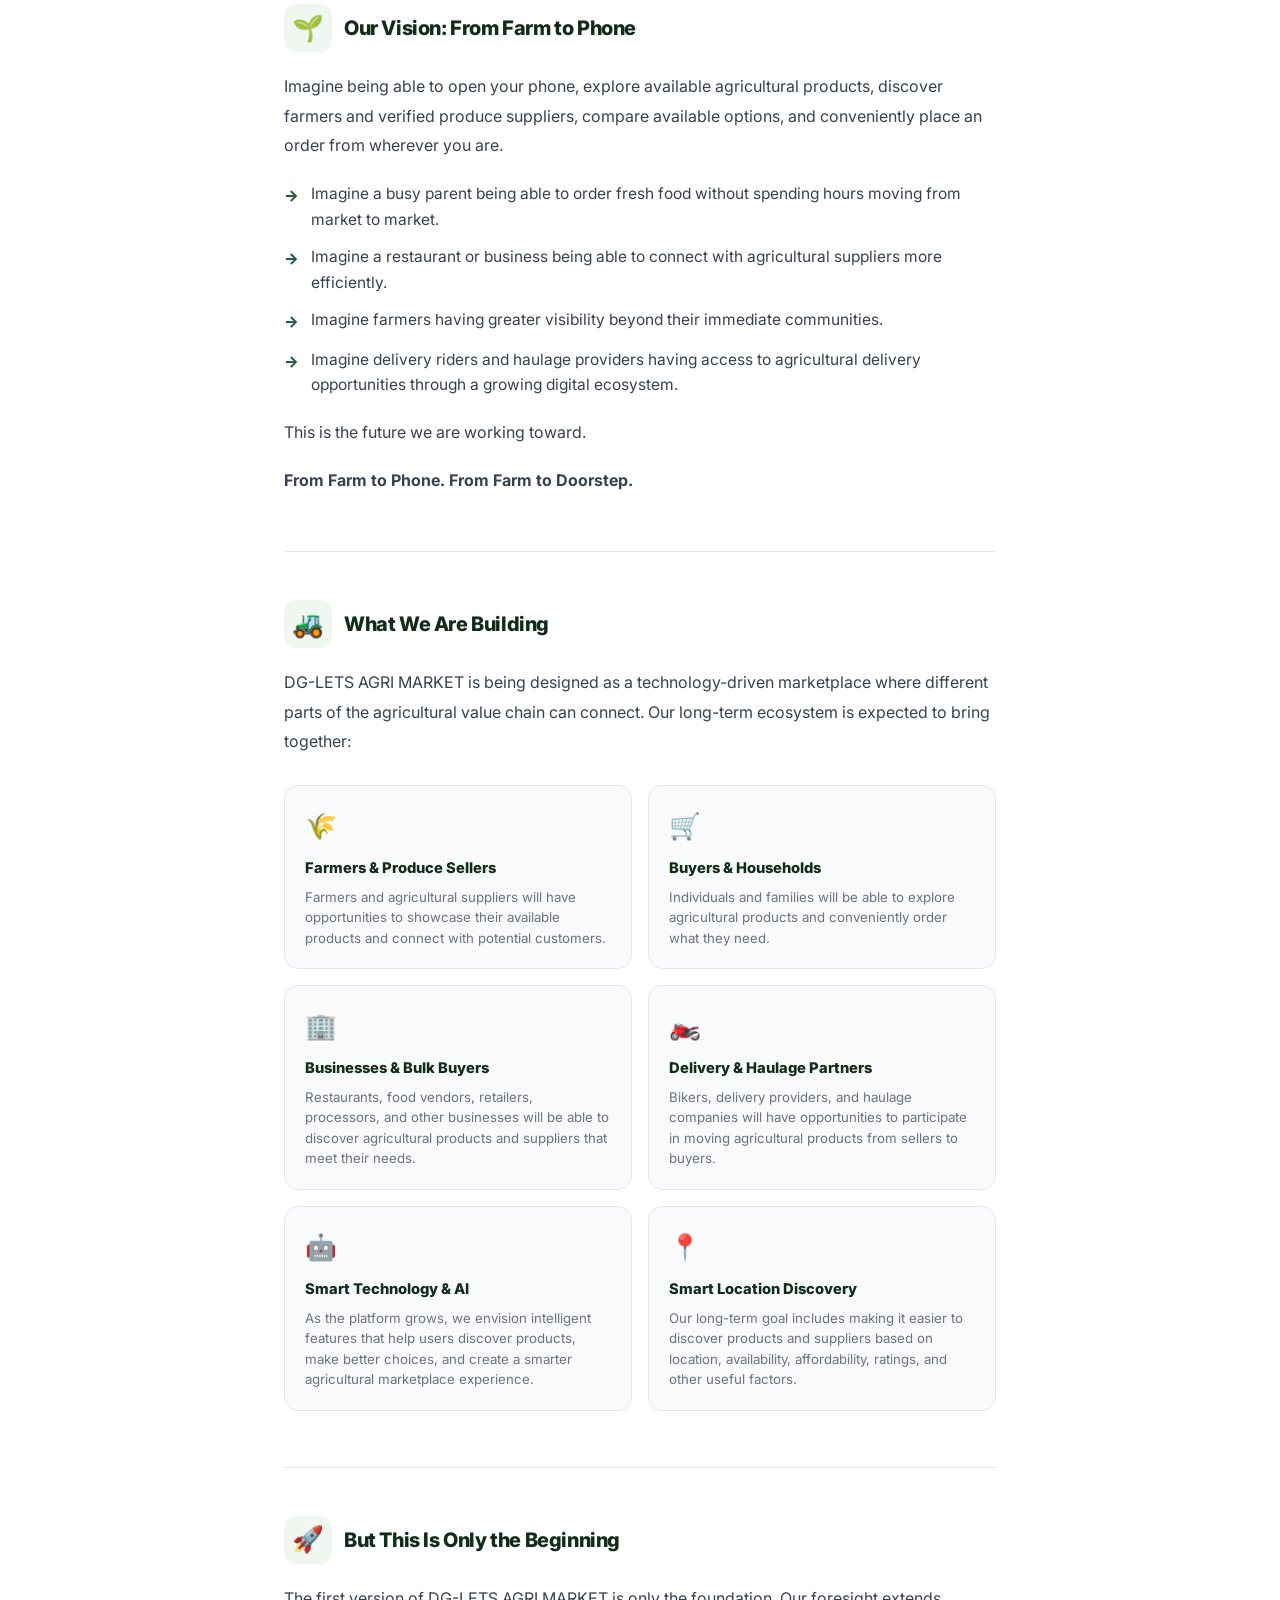
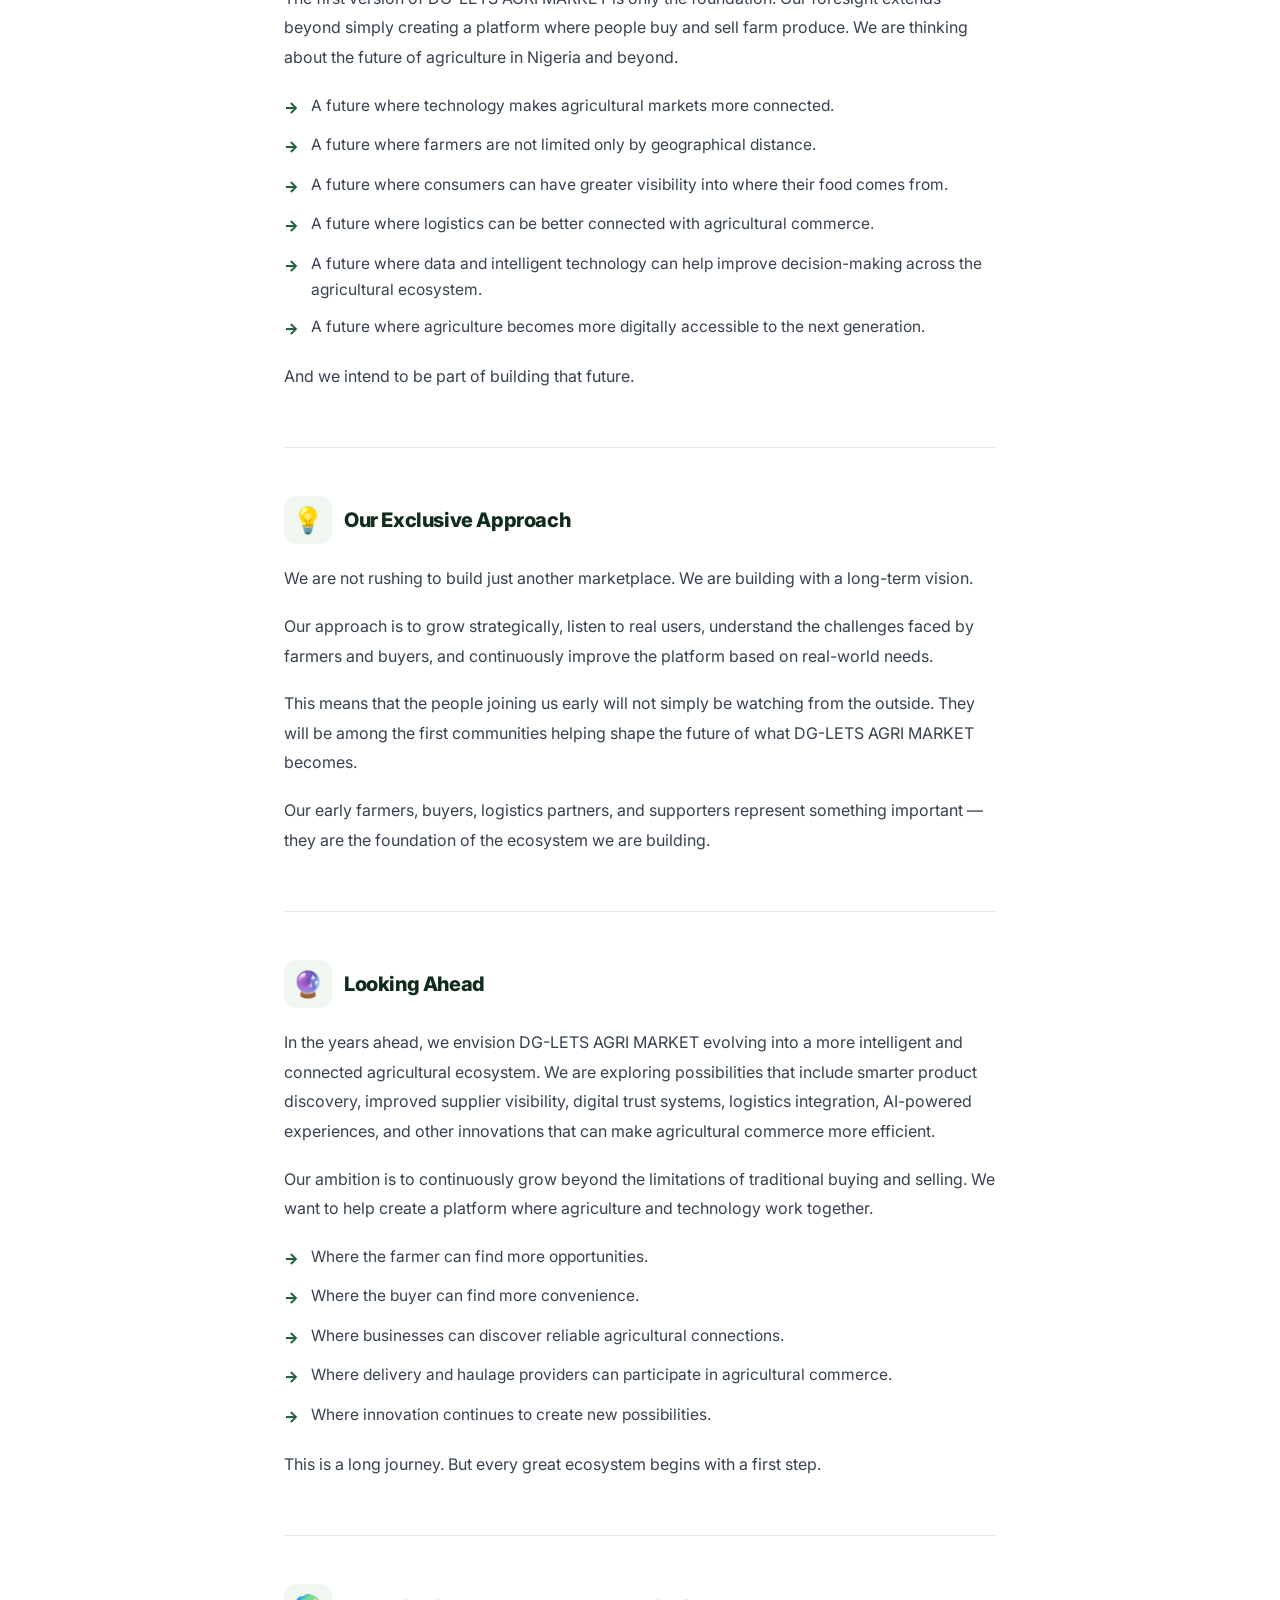
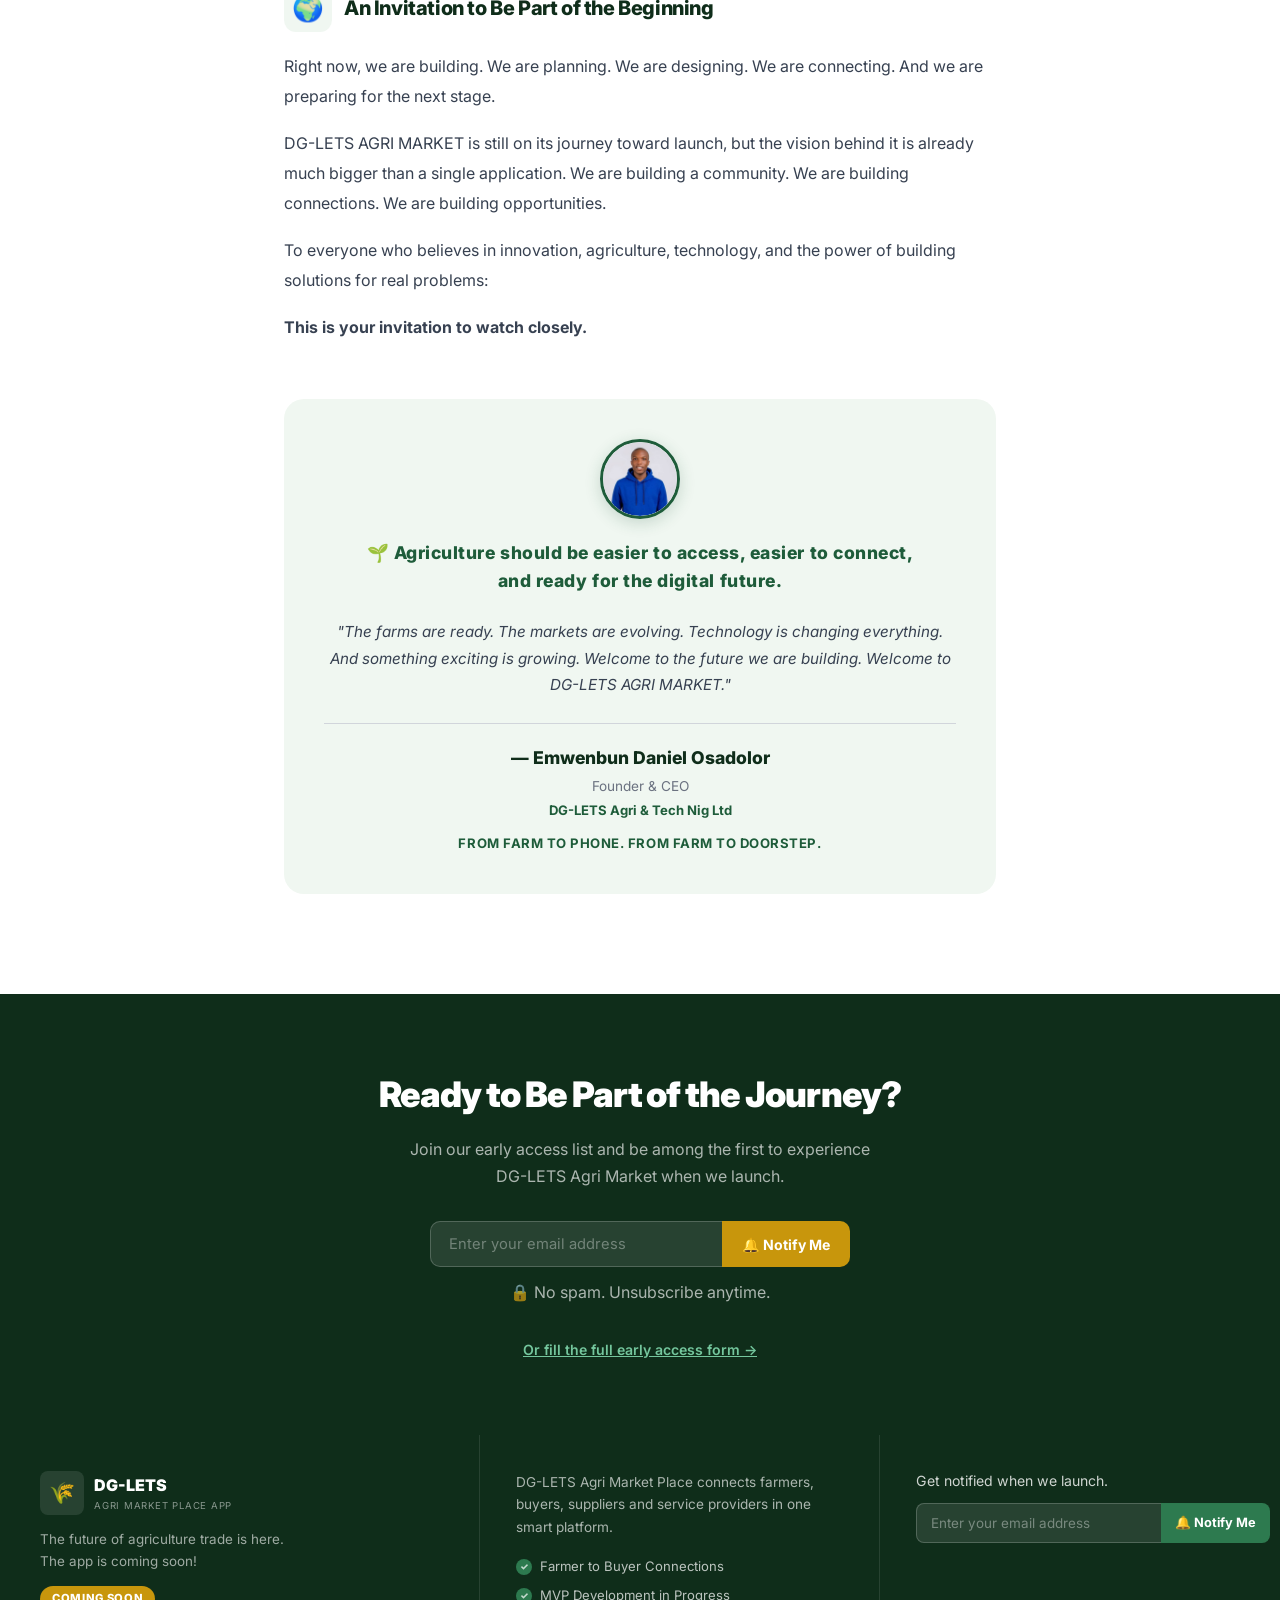
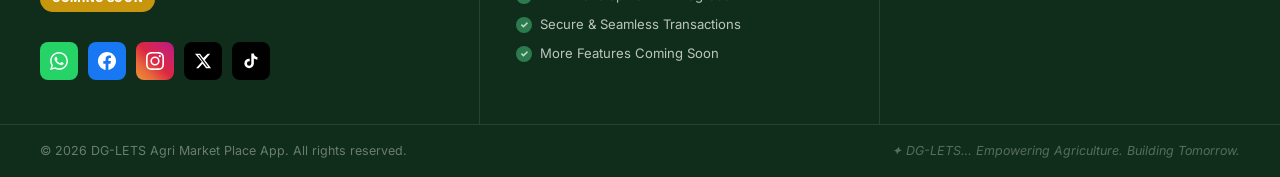
<file: founder.html>
<!DOCTYPE html>
<html lang="en">
<head>
  <meta charset="UTF-8" />
  <meta name="viewport" content="width=device-width, initial-scale=1.0" />
  <title>A Note from the Founder & CEO — DG-LETS Agri Market</title>
  <meta name="description" content="A message from Emwenbun Daniel Osadolor, Founder & CEO of DG-LETS Agri Market. Our vision for the future of agricultural commerce in Nigeria." />
  <link rel="preconnect" href="https://fonts.googleapis.com" />
  <link rel="preconnect" href="https://fonts.gstatic.com" crossorigin />
  <link href="https://fonts.googleapis.com/css2?family=Inter:wght@300;400;500;600;700;800;900&family=Lora:ital,wght@0,400;0,600;1,400;1,600&display=swap" rel="stylesheet" />
  <link rel="stylesheet" href="styles.css" />
  <style>
    /* ── Mobile navbar override ── */
    @media (max-width: 860px) {
      .nav-cta-desktop          { display: none !important; }
      .nav-logo-text .logo-sub  { display: none !important; }
      .nav-links                { display: none !important; }
      .hamburger                { display: flex !important; }
      .btn-whatsapp-nav .nav-wa-label { display: none !important; }
      .btn-whatsapp-nav { padding: 8px 10px !important; }
      .nav-inner { height: 60px !important; }
    }

    /* ── Founder page specific styles ── */
    .founder-hero {
      background: linear-gradient(160deg, #0f2d1a 0%, #1e5c3a 60%, #2d7a4f 100%);
      padding: 120px 0 80px;
      position: relative;
      overflow: hidden;
    }
    .founder-hero::before {
      content: '';
      position: absolute;
      top: -100px; right: -100px;
      width: 500px; height: 500px;
      background: radial-gradient(circle, rgba(76,175,117,.18) 0%, transparent 70%);
      pointer-events: none;
    }
    .founder-hero::after {
      content: '';
      position: absolute;
      bottom: -80px; left: -80px;
      width: 400px; height: 400px;
      background: radial-gradient(circle, rgba(201,144,12,.12) 0%, transparent 70%);
      pointer-events: none;
    }
    .founder-hero-inner {
      position: relative; z-index: 1;
      display: grid;
      grid-template-columns: 1fr auto;
      gap: 48px;
      align-items: center;
    }
    .founder-eyebrow {
      font-size: .8rem; font-weight: 700; letter-spacing: .12em;
      text-transform: uppercase; color: #74c69d;
      margin-bottom: 16px; display: block;
    }
    .founder-hero h1 {
      font-size: clamp(2rem, 4vw, 3rem);
      font-weight: 900; color: white;
      letter-spacing: -.03em; line-height: 1.15;
      margin-bottom: 20px;
    }
    .founder-hero h1 em {
      font-style: normal;
      background: linear-gradient(90deg, #74c69d, #52b788);
      -webkit-background-clip: text;
      -webkit-text-fill-color: transparent;
      background-clip: text;
    }
    .founder-hero-desc {
      font-size: 1.05rem; color: rgba(255,255,255,.75);
      line-height: 1.75; max-width: 560px;
    }
    .founder-avatar-wrap {
      display: flex; flex-direction: column;
      align-items: center; gap: 14px; flex-shrink: 0;
    }
    .founder-avatar {
      width: 160px; height: 160px;
      border-radius: 50%;
      overflow: hidden;
      border: 4px solid rgba(255,255,255,.2);
      box-shadow: 0 0 0 8px rgba(82,183,136,.15);
      flex-shrink: 0;
    }
    .founder-avatar img {
      width: 100%; height: 100%;
      object-fit: cover; object-position: top center;
      display: block;
    }
    .founder-name-tag {
      text-align: center;
    }
    .founder-name-tag strong {
      font-size: .95rem; font-weight: 800;
      color: white; display: block; margin-bottom: 2px;
    }
    .founder-name-tag span {
      font-size: .75rem; color: rgba(255,255,255,.55);
      line-height: 1.4; display: block;
    }

    /* ── Article body ── */
    .founder-article {
      max-width: 760px;
      margin: 0 auto;
      padding: 72px 24px 100px;
    }
    .founder-article .lead {
      font-family: 'Lora', Georgia, serif;
      font-size: 1.2rem; font-style: italic;
      color: #374151; line-height: 1.8;
      border-left: 4px solid #1e5c3a;
      padding-left: 24px;
      margin-bottom: 48px;
    }
    .founder-section {
      margin-bottom: 56px;
    }
    .founder-section-title {
      display: flex; align-items: center; gap: 12px;
      margin-bottom: 20px;
    }
    .founder-section-title .section-emoji {
      font-size: 1.6rem;
      width: 48px; height: 48px;
      background: #f0f7f1;
      border-radius: 12px;
      display: flex; align-items: center; justify-content: center;
      flex-shrink: 0;
    }
    .founder-section-title h2 {
      font-size: 1.25rem; font-weight: 800;
      color: #0f2d1a; letter-spacing: -.02em;
    }
    .founder-article p {
      font-size: 1rem; color: #374151;
      line-height: 1.85; margin-bottom: 18px;
    }
    .founder-article p:last-child { margin-bottom: 0; }

    /* Ecosystem grid */
    .ecosystem-grid {
      display: grid;
      grid-template-columns: repeat(2, 1fr);
      gap: 16px;
      margin: 28px 0;
    }
    .eco-card {
      background: #f9fafb;
      border: 1.5px solid #e5e7eb;
      border-radius: 14px;
      padding: 20px;
      transition: all .2s;
    }
    .eco-card:hover {
      border-color: #4caf75;
      box-shadow: 0 4px 16px rgba(30,92,58,.1);
      transform: translateY(-2px);
    }
    .eco-card .ec-icon { font-size: 1.6rem; margin-bottom: 10px; }
    .eco-card h3 { font-size: .92rem; font-weight: 800; color: #0f2d1a; margin-bottom: 6px; }
    .eco-card p { font-size: .83rem; color: #6b7280; line-height: 1.55; margin: 0; }

    /* Vision list */
    .vision-list {
      list-style: none;
      display: flex; flex-direction: column; gap: 12px;
      margin: 20px 0;
    }
    .vision-list li {
      display: flex; align-items: flex-start; gap: 12px;
      font-size: .97rem; color: #374151; line-height: 1.65;
    }
    .vision-list li::before {
      content: '→';
      color: #1e5c3a; font-weight: 800;
      flex-shrink: 0; margin-top: 2px;
    }

    /* Quote pull */
    .pull-quote {
      background: linear-gradient(135deg, #1e5c3a, #2d7a4f);
      border-radius: 16px;
      padding: 36px 40px;
      margin: 48px 0;
      position: relative;
      overflow: hidden;
    }
    .pull-quote::before {
      content: '\201C';
      position: absolute; top: -10px; left: 24px;
      font-size: 8rem; color: rgba(255,255,255,.08);
      font-family: Georgia, serif; line-height: 1;
    }
    .pull-quote p {
      font-family: 'Lora', Georgia, serif;
      font-size: 1.15rem; font-style: italic;
      color: white; line-height: 1.75;
      margin: 0; position: relative; z-index: 1;
    }

    /* Divider */
    .founder-divider {
      border: none;
      border-top: 1px solid #e5e7eb;
      margin: 48px 0;
    }

    /* Closing / signature */
    .founder-closing {
      background: #f0f7f1;
      border-radius: 20px;
      padding: 40px;
      margin-top: 56px;
      text-align: center;
    }
    .founder-closing .closing-tagline {
      font-size: 1.1rem; font-weight: 800;
      color: #1e5c3a; letter-spacing: .03em;
      margin-bottom: 24px; display: block;
    }
    .founder-closing .sig-name {
      font-size: 1.1rem; font-weight: 800;
      color: #0f2d1a; display: block; margin-bottom: 4px;
    }
    .founder-closing .sig-title {
      font-size: .85rem; color: #6b7280;
      display: block; margin-bottom: 2px;
    }
    .founder-closing .sig-company {
      font-size: .82rem; font-weight: 700;
      color: #1e5c3a; display: block;
    }
    .founder-closing .sig-avatar {
      width: 80px; height: 80px;
      border-radius: 50%;
      overflow: hidden;
      display: block;
      margin: 0 auto 20px;
      border: 3px solid #1e5c3a;
      box-shadow: 0 4px 16px rgba(30,92,58,.2);
    }

    /* CTA at bottom */
    .founder-cta {
      background: #0f2d1a;
      padding: 72px 0;
      text-align: center;
    }
    .founder-cta h2 {
      font-size: clamp(1.6rem, 3vw, 2.2rem);
      font-weight: 900; color: white;
      letter-spacing: -.03em; margin-bottom: 14px;
    }
    .founder-cta p {
      font-size: 1rem; color: rgba(255,255,255,.65);
      margin-bottom: 32px; max-width: 480px;
      margin-left: auto; margin-right: auto;
      line-height: 1.65;
    }
    .founder-cta-form {
      display: flex; gap: 0;
      max-width: 420px; margin: 0 auto 12px;
    }
    .founder-cta-form input {
      flex: 1; padding: 13px 18px;
      background: rgba(255,255,255,.1);
      border: 1px solid rgba(255,255,255,.2);
      border-right: none;
      border-radius: 10px 0 0 10px;
      color: white; font-size: .92rem;
      outline: none; font-family: 'Inter', sans-serif;
    }
    .founder-cta-form input::placeholder { color: rgba(255,255,255,.35); }
    .founder-cta-form input:focus { border-color: rgba(255,255,255,.45); }
    .founder-cta-form button {
      background: #c8960c; color: white;
      border: none; padding: 13px 20px;
      border-radius: 0 10px 10px 0;
      font-size: .88rem; font-weight: 700;
      cursor: pointer; white-space: nowrap;
      transition: background .2s; font-family: 'Inter', sans-serif;
    }
    .founder-cta-form button:hover { background: #b07d0a; }
    .founder-cta-note {
      font-size: .75rem; color: rgba(255,255,255,.35);
      display: flex; align-items: center;
      justify-content: center; gap: 5px;
    }

    /* Back link */
    .back-link {
      display: inline-flex; align-items: center; gap: 8px;
      color: rgba(255,255,255,.65); font-size: .85rem;
      font-weight: 600; margin-bottom: 32px;
      transition: color .2s;
    }
    .back-link:hover { color: white; }

    /* Responsive */
    @media (max-width: 768px) {
      .founder-hero-inner { grid-template-columns: 1fr; }
      .founder-avatar-wrap { flex-direction: row; align-items: center; gap: 16px; }
      .founder-avatar { width: 80px; height: 80px; font-size: 2rem; }
      .founder-name-tag { text-align: left; }
      .ecosystem-grid { grid-template-columns: 1fr; }
      .pull-quote { padding: 28px 24px; }
      .founder-closing { padding: 28px 20px; }
      .founder-cta-form { flex-direction: column; }
      .founder-cta-form input  { border-right: 1px solid rgba(255,255,255,.2); border-radius: 10px 10px 0 0; border-bottom: none; }
      .founder-cta-form button { border-radius: 0 0 10px 10px; }
    }
    @media (max-width: 480px) {
      .founder-hero { padding: 80px 0 48px; }
      .founder-hero h1 { font-size: 1.7rem; }
      .founder-hero-desc { font-size: .92rem; }
      .founder-avatar-wrap { gap: 12px; }
      .founder-avatar { width: 64px; height: 64px; }
      .founder-article { padding: 48px 0 72px; }
      .founder-article .lead { font-size: 1rem; padding-left: 16px; }
      .ecosystem-grid { grid-template-columns: 1fr; gap: 12px; }
      .pull-quote { padding: 24px 18px; }
      .pull-quote p { font-size: 1rem; }
      .founder-cta { padding: 48px 0; }
      .founder-cta h2 { font-size: 1.5rem; }
      .founder-closing { padding: 24px 16px; }
      .vision-list li { font-size: .9rem; }
      .founder-section-title h2 { font-size: 1.1rem; }
    }
  </style>
</head>
<body>

<!-- ═══════════════════════════════════
     NAVBAR
════════════════════════════════════ -->
<nav class="navbar" id="navbar">
  <div class="container">
    <div class="nav-inner">
      <a href="index.html" class="nav-logo">
        <div class="nav-logo-icon">
          <svg viewBox="0 0 24 24"><path d="M12 2C8.5 2 5.5 4.5 5.5 8c0 2.5 1.5 4.5 3.5 5.5V20h6v-6.5C17 12.5 18.5 10.5 18.5 8c0-3.5-3-6-6.5-6zm-1 10.8V18h2v-5.2c-.3.1-.6.2-1 .2s-.7-.1-1-.2z"/></svg>
        </div>
        <div class="nav-logo-text">
          <span class="logo-name">DG-LETS</span>
          <span class="logo-sub">Agri Market Place App</span>
        </div>
      </a>
      <div class="nav-links">
        <a href="index.html">Home</a>
        <a href="index.html#features">Features</a>
        <a href="index.html#how-it-works">How It Works</a>
        <a href="index.html#categories">Categories</a>
        <a href="founder.html" class="active">About Us</a>
        <a href="index.html#contact">Contact Us</a>
      </div>
      <div class="nav-right">
        <button class="btn-download nav-cta-desktop" onclick="window.location.href='index.html#early-access'">
          📥 <span>Get Early Access</span>
        </button>
        <span class="coming-soon-pill nav-cta-desktop">Coming Soon</span>
      </div>
      <button class="hamburger" id="hamburger" aria-label="Open menu">
        <span></span><span></span><span></span>
      </button>
    </div>
    <div class="mobile-menu" id="mobileMenu">
      <a href="index.html">Home</a>
      <a href="index.html#features">Features</a>
      <a href="index.html#how-it-works">How It Works</a>
      <a href="founder.html">About Us</a>
      <a href="index.html#contact">Contact Us</a>
      <button class="btn-download" onclick="window.location.href='index.html#early-access'">📥 Get Early Access</button>
    </div>
  </div>
</nav>

<!-- ═══════════════════════════════════
     HERO
════════════════════════════════════ -->
<section class="founder-hero">
  <div class="container">
    <div class="founder-hero-inner">
      <div>
        <a href="index.html" class="back-link">← Back to Home</a>
        <span class="founder-eyebrow">A Note from the Founder &amp; CEO</span>
        <h1>We Are Not Just Building<br>an App. We Are Building<br>a <em>New Way Agriculture</em><br>Connects With People.</h1>
        <p class="founder-hero-desc">
          A message on the vision, purpose and future of DG-LETS Agri Market — and why we believe technology can transform agricultural commerce in Nigeria and beyond.
        </p>
      </div>
      <div class="founder-avatar-wrap">
        <div class="founder-avatar">
          <img src="images/founder.jpg" alt="Emwenbun Daniel Osadolor — Founder & CEO, DG-LETS Agri Market" />
        </div>
        <div class="founder-name-tag">
          <strong>Emwenbun Daniel Osadolor</strong>
          <span>Founder &amp; CEO</span>
          <span>DG-LETS Agri &amp; Tech Nig Ltd</span>
        </div>
      </div>
    </div>
  </div>
</section>

<!-- ═══════════════════════════════════
     ARTICLE BODY
════════════════════════════════════ -->
<main>
  <article class="founder-article">

    <!-- Opening lead -->
    <p class="lead">
      Agriculture has always been one of the foundations of our society. Farmers work tirelessly to produce the food that feeds families, businesses, and communities. Yet despite the importance of agriculture, there is still a major gap between the people who produce food and the people who need it.
    </p>

    <!-- Problem -->
    <div class="founder-section fade-up">
      <p>
        Farmers often struggle to reach reliable markets and get fair visibility for their products. Buyers and households can struggle to find genuine, fresh, trustworthy farm produce at the right price. Businesses may find it difficult to connect with reliable suppliers, while logistics remains one of the biggest challenges in moving agricultural products efficiently from one location to another.
      </p>
      <p>
        At DG-LETS AGRI MARKET, we believe technology can help bridge these gaps.
      </p>
      <p>
        That is why we are building something bigger than an ordinary online marketplace. We are building a digital agricultural ecosystem designed to bring together farmers, buyers, households, businesses, produce suppliers, and delivery and haulage partners within one growing platform.
      </p>
      <p>Our vision is simple but ambitious:</p>
    </div>

    <!-- Pull quote -->
    <div class="pull-quote fade-up">
      <p>
        To make access to agricultural products easier, make markets more accessible for farmers, improve trust in agricultural transactions, and create a smarter connection between food, technology, logistics, and people.
      </p>
    </div>

    <!-- Vision section -->
    <div class="founder-section fade-up">
      <div class="founder-section-title">
        <div class="section-emoji">🌱</div>
        <h2>Our Vision: From Farm to Phone</h2>
      </div>
      <p>Imagine being able to open your phone, explore available agricultural products, discover farmers and verified produce suppliers, compare available options, and conveniently place an order from wherever you are.</p>
      <ul class="vision-list">
        <li>Imagine a busy parent being able to order fresh food without spending hours moving from market to market.</li>
        <li>Imagine a restaurant or business being able to connect with agricultural suppliers more efficiently.</li>
        <li>Imagine farmers having greater visibility beyond their immediate communities.</li>
        <li>Imagine delivery riders and haulage providers having access to agricultural delivery opportunities through a growing digital ecosystem.</li>
      </ul>
      <p>This is the future we are working toward.</p>
      <p><strong>From Farm to Phone. From Farm to Doorstep.</strong></p>
    </div>

    <hr class="founder-divider" />

    <!-- What we are building -->
    <div class="founder-section fade-up">
      <div class="founder-section-title">
        <div class="section-emoji">🚜</div>
        <h2>What We Are Building</h2>
      </div>
      <p>
        DG-LETS AGRI MARKET is being designed as a technology-driven marketplace where different parts of the agricultural value chain can connect. Our long-term ecosystem is expected to bring together:
      </p>
      <div class="ecosystem-grid">
        <div class="eco-card">
          <div class="ec-icon">🌾</div>
          <h3>Farmers &amp; Produce Sellers</h3>
          <p>Farmers and agricultural suppliers will have opportunities to showcase their available products and connect with potential customers.</p>
        </div>
        <div class="eco-card">
          <div class="ec-icon">🛒</div>
          <h3>Buyers &amp; Households</h3>
          <p>Individuals and families will be able to explore agricultural products and conveniently order what they need.</p>
        </div>
        <div class="eco-card">
          <div class="ec-icon">🏢</div>
          <h3>Businesses &amp; Bulk Buyers</h3>
          <p>Restaurants, food vendors, retailers, processors, and other businesses will be able to discover agricultural products and suppliers that meet their needs.</p>
        </div>
        <div class="eco-card">
          <div class="ec-icon">🏍️</div>
          <h3>Delivery &amp; Haulage Partners</h3>
          <p>Bikers, delivery providers, and haulage companies will have opportunities to participate in moving agricultural products from sellers to buyers.</p>
        </div>
        <div class="eco-card">
          <div class="ec-icon">🤖</div>
          <h3>Smart Technology &amp; AI</h3>
          <p>As the platform grows, we envision intelligent features that help users discover products, make better choices, and create a smarter agricultural marketplace experience.</p>
        </div>
        <div class="eco-card">
          <div class="ec-icon">📍</div>
          <h3>Smart Location Discovery</h3>
          <p>Our long-term goal includes making it easier to discover products and suppliers based on location, availability, affordability, ratings, and other useful factors.</p>
        </div>
      </div>
    </div>

    <hr class="founder-divider" />

    <!-- Only the beginning -->
    <div class="founder-section fade-up">
      <div class="founder-section-title">
        <div class="section-emoji">🚀</div>
        <h2>But This Is Only the Beginning</h2>
      </div>
      <p>The first version of DG-LETS AGRI MARKET is only the foundation. Our foresight extends beyond simply creating a platform where people buy and sell farm produce. We are thinking about the future of agriculture in Nigeria and beyond.</p>
      <ul class="vision-list">
        <li>A future where technology makes agricultural markets more connected.</li>
        <li>A future where farmers are not limited only by geographical distance.</li>
        <li>A future where consumers can have greater visibility into where their food comes from.</li>
        <li>A future where logistics can be better connected with agricultural commerce.</li>
        <li>A future where data and intelligent technology can help improve decision-making across the agricultural ecosystem.</li>
        <li>A future where agriculture becomes more digitally accessible to the next generation.</li>
      </ul>
      <p>And we intend to be part of building that future.</p>
    </div>

    <hr class="founder-divider" />

    <!-- Our approach -->
    <div class="founder-section fade-up">
      <div class="founder-section-title">
        <div class="section-emoji">💡</div>
        <h2>Our Exclusive Approach</h2>
      </div>
      <p>We are not rushing to build just another marketplace. We are building with a long-term vision.</p>
      <p>Our approach is to grow strategically, listen to real users, understand the challenges faced by farmers and buyers, and continuously improve the platform based on real-world needs.</p>
      <p>
        This means that the people joining us early will not simply be watching from the outside. They will be among the first communities helping shape the future of what DG-LETS AGRI MARKET becomes.
      </p>
      <p>
        Our early farmers, buyers, logistics partners, and supporters represent something important — they are the foundation of the ecosystem we are building.
      </p>
    </div>

    <hr class="founder-divider" />

    <!-- Looking ahead -->
    <div class="founder-section fade-up">
      <div class="founder-section-title">
        <div class="section-emoji">🔮</div>
        <h2>Looking Ahead</h2>
      </div>
      <p>In the years ahead, we envision DG-LETS AGRI MARKET evolving into a more intelligent and connected agricultural ecosystem. We are exploring possibilities that include smarter product discovery, improved supplier visibility, digital trust systems, logistics integration, AI-powered experiences, and other innovations that can make agricultural commerce more efficient.</p>
      <p>Our ambition is to continuously grow beyond the limitations of traditional buying and selling. We want to help create a platform where agriculture and technology work together.</p>
      <ul class="vision-list">
        <li>Where the farmer can find more opportunities.</li>
        <li>Where the buyer can find more convenience.</li>
        <li>Where businesses can discover reliable agricultural connections.</li>
        <li>Where delivery and haulage providers can participate in agricultural commerce.</li>
        <li>Where innovation continues to create new possibilities.</li>
      </ul>
      <p>This is a long journey. But every great ecosystem begins with a first step.</p>
    </div>

    <hr class="founder-divider" />

    <!-- Invitation -->
    <div class="founder-section fade-up">
      <div class="founder-section-title">
        <div class="section-emoji">🌍</div>
        <h2>An Invitation to Be Part of the Beginning</h2>
      </div>
      <p>Right now, we are building. We are planning. We are designing. We are connecting. And we are preparing for the next stage.</p>
      <p>DG-LETS AGRI MARKET is still on its journey toward launch, but the vision behind it is already much bigger than a single application. We are building a community. We are building connections. We are building opportunities.</p>
      <p>To everyone who believes in innovation, agriculture, technology, and the power of building solutions for real problems:</p>
      <p><strong>This is your invitation to watch closely.</strong></p>
    </div>

    <!-- Signature card -->
    <div class="founder-closing fade-up">
      <div class="sig-avatar">
        <img src="images/founder.jpg" alt="Emwenbun Daniel Osadolor" style="width:100%;height:100%;object-fit:cover;object-position:top center;border-radius:50%;display:block;" />
      </div>
      <span class="closing-tagline">
        🌱 Agriculture should be easier to access, easier to connect,<br>and ready for the digital future.
      </span>
      <p style="color:#374151;font-size:.95rem;line-height:1.75;margin-bottom:24px;font-style:italic">
        "The farms are ready. The markets are evolving. Technology is changing everything. And something exciting is growing.
        Welcome to the future we are building. Welcome to DG-LETS AGRI MARKET."
      </p>
      <div style="border-top:1px solid #d1d5db;padding-top:20px;margin-top:4px">
        <span class="sig-name">— Emwenbun Daniel Osadolor</span>
        <span class="sig-title">Founder &amp; CEO</span>
        <span class="sig-company">DG-LETS Agri &amp; Tech Nig Ltd</span>
        <div style="margin-top:12px;display:flex;align-items:center;justify-content:center;gap:8px">
          <span style="font-size:.82rem;font-weight:700;color:#1e5c3a;letter-spacing:.04em">FROM FARM TO PHONE. FROM FARM TO DOORSTEP.</span>
        </div>
      </div>
    </div>

  </article>
</main>

<!-- ═══════════════════════════════════
     BOTTOM CTA
════════════════════════════════════ -->
<section class="founder-cta">
  <div class="container">
    <h2>Ready to Be Part of the Journey?</h2>
    <p>Join our early access list and be among the first to experience DG-LETS Agri Market when we launch.</p>
    <form class="founder-cta-form" id="founderNotifyForm" novalidate>
      <input type="email" id="founder-email" placeholder="Enter your email address" required />
      <button type="submit">🔔 Notify Me</button>
    </form>
    <p class="founder-cta-note">🔒 No spam. Unsubscribe anytime.</p>
    <div style="margin-top:24px">
      <a href="index.html#early-access" style="color:#74c69d;font-size:.88rem;font-weight:600;text-decoration:underline">
        Or fill the full early access form →
      </a>
    </div>
  </div>
</section>

<!-- ═══════════════════════════════════
     FOOTER
════════════════════════════════════ -->
<footer class="footer">
  <div class="footer-top">
    <div class="footer-logo-col">
      <div class="footer-logo">
        <div class="fl-icon">🌾</div>
        <div class="fl-text">
          <span class="fl-name">DG-LETS</span>
          <span class="fl-sub">Agri Market Place App</span>
        </div>
      </div>
      <p class="footer-tagline">The future of agriculture trade is here.<br>The app is coming soon!</p>
      <span class="footer-coming-soon">COMING SOON</span>
      <div class="social-icons" style="margin-top:16px">
        <a href="https://wa.me/2348070566642" target="_blank" rel="noopener" class="social-icon whatsapp" title="WhatsApp">
          <svg viewBox="0 0 24 24" fill="currentColor" width="18" height="18"><path d="M17.472 14.382c-.297-.149-1.758-.867-2.03-.967-.273-.099-.471-.148-.67.15-.197.297-.767.966-.94 1.164-.173.199-.347.223-.644.075-.297-.15-1.255-.463-2.39-1.475-.883-.788-1.48-1.761-1.653-2.059-.173-.297-.018-.458.13-.606.134-.133.298-.347.446-.52.149-.174.198-.298.298-.497.099-.198.05-.371-.025-.52-.075-.149-.669-1.612-.916-2.207-.242-.579-.487-.5-.669-.51-.173-.008-.371-.01-.57-.01-.198 0-.52.074-.792.372-.272.297-1.04 1.016-1.04 2.479 0 1.462 1.065 2.875 1.213 3.074.149.198 2.096 3.2 5.077 4.487.709.306 1.262.489 1.694.625.712.227 1.36.195 1.871.118.571-.085 1.758-.719 2.006-1.413.248-.694.248-1.289.173-1.413-.074-.124-.272-.198-.57-.347m-5.421 7.403h-.004a9.87 9.87 0 01-5.031-1.378l-.361-.214-3.741.982.998-3.648-.235-.374a9.86 9.86 0 01-1.51-5.26c.001-5.45 4.436-9.884 9.888-9.884 2.64 0 5.122 1.03 6.988 2.898a9.825 9.825 0 012.893 6.994c-.003 5.45-4.437 9.884-9.885 9.884m8.413-18.297A11.815 11.815 0 0012.05 0C5.495 0 .16 5.335.157 11.892c0 2.096.547 4.142 1.588 5.945L.057 24l6.305-1.654a11.882 11.882 0 005.683 1.448h.005c6.554 0 11.89-5.335 11.893-11.893a11.821 11.821 0 00-3.48-8.413z"/></svg>
        </a>
        <a href="#" class="social-icon facebook"  title="Facebook — Coming Soon"><svg viewBox="0 0 24 24" fill="currentColor" width="18" height="18"><path d="M24 12.073c0-6.627-5.373-12-12-12s-12 5.373-12 12c0 5.99 4.388 10.954 10.125 11.854v-8.385H7.078v-3.47h3.047V9.43c0-3.007 1.792-4.669 4.533-4.669 1.312 0 2.686.235 2.686.235v2.953H15.83c-1.491 0-1.956.925-1.956 1.874v2.25h3.328l-.532 3.47h-2.796v8.385C19.612 23.027 24 18.062 24 12.073z"/></svg></a>
        <a href="https://www.instagram.com/dgletsagritechng" target="_blank" rel="noopener" class="social-icon instagram" title="Instagram @dgletsagritechng"><svg viewBox="0 0 24 24" fill="currentColor" width="18" height="18"><path d="M12 2.163c3.204 0 3.584.012 4.85.07 3.252.148 4.771 1.691 4.919 4.919.058 1.265.069 1.645.069 4.849 0 3.205-.012 3.584-.069 4.849-.149 3.225-1.664 4.771-4.919 4.919-1.266.058-1.644.07-4.85.07-3.204 0-3.584-.012-4.849-.07-3.26-.149-4.771-1.699-4.919-4.92-.058-1.265-.07-1.644-.07-4.849 0-3.204.013-3.583.07-4.849.149-3.227 1.664-4.771 4.919-4.919 1.266-.057 1.645-.069 4.849-.069zM12 0C8.741 0 8.333.014 7.053.072 2.695.272.273 2.69.073 7.052.014 8.333 0 8.741 0 12c0 3.259.014 3.668.072 4.948.2 4.358 2.618 6.78 6.98 6.98C8.333 23.986 8.741 24 12 24c3.259 0 3.668-.014 4.948-.072 4.354-.2 6.782-2.618 6.979-6.98.059-1.28.073-1.689.073-4.948 0-3.259-.014-3.667-.072-4.947-.196-4.354-2.617-6.78-6.979-6.98C15.668.014 15.259 0 12 0zm0 5.838a6.162 6.162 0 100 12.324 6.162 6.162 0 000-12.324zM12 16a4 4 0 110-8 4 4 0 010 8zm6.406-11.845a1.44 1.44 0 100 2.881 1.44 1.44 0 000-2.881z"/></svg></a>
        <a href="#" class="social-icon twitter"   title="Twitter/X — Coming Soon"><svg viewBox="0 0 24 24" fill="currentColor" width="18" height="18"><path d="M18.244 2.25h3.308l-7.227 8.26 8.502 11.24H16.17l-4.714-6.231-5.401 6.231H2.744l7.737-8.835L1.254 2.25H8.08l4.253 5.622zm-1.161 17.52h1.833L7.084 4.126H5.117z"/></svg></a>
        <a href="#" class="social-icon tiktok"    title="TikTok — Coming Soon"><svg viewBox="0 0 24 24" fill="currentColor" width="18" height="18"><path d="M19.59 6.69a4.83 4.83 0 01-3.77-4.25V2h-3.45v13.67a2.89 2.89 0 01-2.88 2.5 2.89 2.89 0 01-2.89-2.89 2.89 2.89 0 012.89-2.89c.28 0 .54.04.79.1V9.01a6.33 6.33 0 00-.79-.05 6.34 6.34 0 00-6.34 6.34 6.34 6.34 0 006.34 6.34 6.34 6.34 0 006.33-6.34V8.69a8.18 8.18 0 004.78 1.52V6.75a4.85 4.85 0 01-1.01-.06z"/></svg></a>
      </div>
    </div>
    <div class="footer-mid-col">
      <p>DG-LETS Agri Market Place connects farmers, buyers, suppliers and service providers in one smart platform.</p>
      <ul class="footer-checklist">
        <li>Farmer to Buyer Connections</li>
        <li>MVP Development in Progress</li>
        <li>Secure &amp; Seamless Transactions</li>
        <li>More Features Coming Soon</li>
      </ul>
    </div>
    <div class="footer-right-col">
      <div class="footer-notify">
        <p>Get notified when we launch.</p>
        <div class="notify-row">
          <input type="email" id="footer-email-founder" placeholder="Enter your email address" />
          <button type="button" id="notifyBtnFounder">🔔 Notify Me</button>
        </div>
      </div>
    </div>
  </div>
  <div class="footer-bottom">
    <span>© 2026 DG-LETS Agri Market Place App. All rights reserved.</span>
    <span class="footer-bottom-tagline">✦ DG-LETS… Empowering Agriculture. Building Tomorrow.</span>
  </div>
</footer>

<!-- Toast -->
<div class="toast" id="toast"><span>🎉</span><span id="toastMsg"></span></div>

<script>
const SHEET_URL = 'https://script.google.com/macros/s/AKfycbyqd46JMtB_OE0HTqAmpNiQECswBwVuBRz4rFlwhOd9Bhqb4zPsNGzRwCIou2kPx1bN/exec';

/* Navbar */
const navbar = document.getElementById('navbar');
window.addEventListener('scroll', () => {
  navbar.style.boxShadow = window.scrollY > 10 ? '0 2px 12px rgba(0,0,0,.1)' : '';
}, { passive: true });

/* Mobile menu */
const hamburger = document.getElementById('hamburger');
const mobileMenu = document.getElementById('mobileMenu');
hamburger.addEventListener('click', () => {
  const open = mobileMenu.classList.toggle('open');
  hamburger.setAttribute('aria-expanded', open);
  const spans = hamburger.querySelectorAll('span');
  if (open) {
    spans[0].style.cssText = 'transform:rotate(45deg) translate(5px,5px)';
    spans[1].style.cssText = 'opacity:0';
    spans[2].style.cssText = 'transform:rotate(-45deg) translate(5px,-5px)';
  } else { spans.forEach(s => s.style.cssText = ''); }
});

/* Toast */
function showToast(msg) {
  const t = document.getElementById('toast');
  document.getElementById('toastMsg').textContent = msg;
  t.classList.add('show');
  setTimeout(() => t.classList.remove('show'), 4500);
}

function isEmail(v) { return /^[^\s@]+@[^\s@]+\.[^\s@]+$/.test(v.trim()); }

async function submitEmail(email, source, btn, originalText) {
  try {
    const payload = { email, source, userAgent: navigator.userAgent };
    const list = JSON.parse(localStorage.getItem('dglets_signups') || '[]');
    list.push({ ...payload, ts: new Date().toISOString() });
    localStorage.setItem('dglets_signups', JSON.stringify(list));
    if (SHEET_URL) {
      await fetch(SHEET_URL, { method: 'POST', mode: 'no-cors', headers: { 'Content-Type': 'application/json' }, body: JSON.stringify(payload) });
    }
    btn.textContent = '✓ You\'re in!';
    btn.style.background = '#2d7a4f';
    btn.disabled = true;
    showToast('📬 We\'ll notify you when we launch!');
    setTimeout(() => { btn.textContent = originalText; btn.style.background = ''; btn.disabled = false; }, 5000);
  } catch(e) { console.warn('Submission failed:', e); }
}

/* Hero CTA form */
const founderForm = document.getElementById('founderNotifyForm');
if (founderForm) {
  founderForm.addEventListener('submit', async e => {
    e.preventDefault();
    const inp = document.getElementById('founder-email');
    if (!isEmail(inp.value)) { inp.style.borderColor = 'rgba(239,68,68,.7)'; return; }
    inp.style.borderColor = '';
    const btn = founderForm.querySelector('button');
    await submitEmail(inp.value.trim(), 'founder-page-cta', btn, '🔔 Notify Me');
    inp.value = '';
  });
}

/* Footer notify */
const notifyBtnFounder = document.getElementById('notifyBtnFounder');
if (notifyBtnFounder) {
  notifyBtnFounder.addEventListener('click', async () => {
    const inp = document.getElementById('footer-email-founder');
    if (!isEmail(inp.value)) { inp.style.borderColor = 'rgba(255,255,255,.5)'; return; }
    inp.style.borderColor = '';
    await submitEmail(inp.value.trim(), 'founder-page-footer', notifyBtnFounder, '🔔 Notify Me');
    inp.value = '';
  });
}

/* Fade-up animations */
if ('IntersectionObserver' in window) {
  const io = new IntersectionObserver(entries => {
    entries.forEach(en => { if (en.isIntersecting) { en.target.classList.add('visible'); io.unobserve(en.target); } });
  }, { threshold: 0.1 });
  document.querySelectorAll('.fade-up').forEach(el => io.observe(el));
} else {
  document.querySelectorAll('.fade-up').forEach(el => el.classList.add('visible'));
}

/* Smooth scroll */
document.querySelectorAll('a[href^="#"]').forEach(a => {
  a.addEventListener('click', e => {
    const el = document.querySelector(a.getAttribute('href'));
    if (el) { e.preventDefault(); window.scrollTo({ top: el.getBoundingClientRect().top + window.scrollY - 70, behavior: 'smooth' }); }
  });
});
</script>
</body>
</html>
</file>
<file: styles.css>
/* ============================================================
   DG-LETS AGRI MARKET — Landing Page Styles
   ============================================================ */
:root {
  --green-dark:  #0f2d1a;
  --green-main:  #1e5c3a;
  --green-mid:   #2d7a4f;
  --green-light: #4caf75;
  --green-pale:  #e8f5e9;
  --green-50:    #f0f7f1;
  --gold:        #c8960c;
  --gold-bg:     #fef6e0;
  --wa-green:    #25d366;
  --wa-dark:     #128c7e;
  --white:       #ffffff;
  --off-white:   #f9fafb;
  --gray-900:    #111827;
  --gray-700:    #374151;
  --gray-500:    #6b7280;
  --gray-400:    #9ca3af;
  --gray-300:    #d1d5db;
  --gray-100:    #f3f4f6;
  --font:        'Inter', system-ui, sans-serif;
  --radius:      8px;
  --radius-lg:   14px;
  --radius-xl:   20px;
  --shadow:      0 2px 12px rgba(0,0,0,.09);
  --shadow-lg:   0 8px 32px rgba(0,0,0,.14);
}

*, *::before, *::after { box-sizing: border-box; margin: 0; padding: 0; }
html { scroll-behavior: smooth; }
body { font-family: var(--font); background: var(--white); color: var(--gray-900); line-height: 1.6; overflow-x: hidden; }
a { text-decoration: none; color: inherit; }
img { max-width: 100%; display: block; }
button, input, select, textarea { font-family: var(--font); }
.container { max-width: 1200px; margin: 0 auto; padding: 0 40px; }
.section-label-green { font-size: .78rem; font-weight: 700; letter-spacing: .12em; text-transform: uppercase; color: var(--green-mid); display: block; margin-bottom: 10px; }

/* ══════════════════════════════════════
   WHATSAPP FLOATING BUTTON
══════════════════════════════════════ */
.whatsapp-float {
  position: fixed;
  bottom: 28px; right: 28px;
  z-index: 9000;
  background: var(--wa-green);
  color: white;
  border-radius: 50px;
  padding: 13px 20px;
  display: flex; align-items: center; gap: 10px;
  box-shadow: 0 4px 20px rgba(37,211,102,.45);
  font-size: .88rem; font-weight: 700;
  transition: all .25s ease;
  text-decoration: none;
}
.whatsapp-float:hover {
  background: var(--wa-dark);
  transform: translateY(-3px);
  box-shadow: 0 8px 28px rgba(37,211,102,.5);
}
.whatsapp-float svg { width: 22px; height: 22px; flex-shrink: 0; }
@media (max-width: 560px) {
  .whatsapp-float span { display: none; }
  .whatsapp-float { padding: 14px; border-radius: 50%; }
}

/* ══════════════════════════════════════
   NAVBAR
══════════════════════════════════════ */
.navbar {
  background: var(--white);
  border-bottom: 1px solid var(--gray-100);
  position: sticky; top: 0; z-index: 1000;
  transition: box-shadow .3s;
}
.nav-inner { display: flex; align-items: center; justify-content: space-between; height: 68px; }
.nav-logo { display: flex; align-items: center; gap: 10px; }
.nav-logo-icon { width: 42px; height: 42px; background: var(--green-main); border-radius: var(--radius); display: flex; align-items: center; justify-content: center; flex-shrink: 0; }
.nav-logo-icon svg { width: 24px; height: 24px; fill: white; }
.nav-logo-text .logo-name { font-size: 1rem; font-weight: 900; color: var(--green-dark); display: block; }
.nav-logo-text .logo-sub  { font-size: .58rem; font-weight: 600; color: var(--gray-500); letter-spacing: .08em; text-transform: uppercase; display: block; }
.nav-links { display: flex; align-items: center; gap: 26px; }
.nav-links a { font-size: .87rem; font-weight: 500; color: var(--gray-700); transition: color .2s; position: relative; padding-bottom: 3px; }
.nav-links a:hover,
.nav-links a.active { color: var(--green-main); }
.nav-links a.active::after,
.nav-links a:hover::after { content: ''; position: absolute; bottom: 0; left: 0; right: 0; height: 2px; background: var(--green-main); border-radius: 2px; }
.nav-right { display: flex; align-items: center; gap: 10px; }
.btn-whatsapp-nav {
  display: flex; align-items: center; gap: 7px;
  background: var(--wa-green); color: white;
  border-radius: var(--radius); padding: 8px 14px;
  font-size: .82rem; font-weight: 700;
  transition: background .2s;
}
.btn-whatsapp-nav:hover { background: var(--wa-dark); }
.btn-download { background: var(--green-main); color: white; border: none; border-radius: var(--radius); padding: 9px 18px; font-size: .85rem; font-weight: 700; cursor: pointer; transition: background .2s; white-space: nowrap; }
.btn-download:hover { background: var(--green-mid); }
.coming-soon-pill { background: var(--gold-bg); color: var(--gold); font-size: .68rem; font-weight: 800; padding: 3px 9px; border-radius: 50px; letter-spacing: .04em; border: 1px solid rgba(200,150,12,.2); white-space: nowrap; }
.hamburger { display: none; flex-direction: column; gap: 5px; cursor: pointer; background: none; border: none; padding: 4px; }
.hamburger span { display: block; width: 22px; height: 2px; background: var(--gray-700); border-radius: 2px; transition: all .3s; }
.mobile-menu { display: none; flex-direction: column; padding: 12px 0 20px; border-top: 1px solid var(--gray-100); gap: 2px; }
.mobile-menu a { font-size: .95rem; font-weight: 500; color: var(--gray-700); padding: 10px 0; display: block; border-bottom: 1px solid var(--gray-100); }
.mobile-menu .btn-download { margin-top: 12px; width: 100%; text-align: center; display: block; padding: 12px; }
.mobile-menu.open { display: flex; }
.mobile-whatsapp-link { color: var(--wa-dark) !important; font-weight: 700 !important; }

/* ══════════════════════════════════════
   HERO
══════════════════════════════════════ */
.hero { background: var(--white); display: grid; grid-template-columns: 500px 1fr; min-height: calc(100vh - 68px); max-height: 920px; overflow: hidden; }
.hero-left { padding: 48px 40px 48px 0; display: flex; flex-direction: column; justify-content: center; }
.hero-brand-name { font-size: 3.6rem; font-weight: 900; color: var(--green-dark); letter-spacing: -.04em; line-height: 1; margin-bottom: 2px; }
.hero-brand-sub  { font-size: 1.4rem; font-weight: 800; color: var(--green-dark); margin-bottom: 10px; }
.hero-tagline    { font-size: 1.25rem; font-weight: 800; color: var(--green-mid); margin-bottom: 12px; }
.hero-desc       { font-size: .9rem; color: var(--gray-700); line-height: 1.65; margin-bottom: 20px; max-width: 420px; }

/* Coming soon box */
.coming-soon-box { background: var(--off-white); border: 1px solid var(--gray-100); border-radius: var(--radius-lg); padding: 14px 18px; display: flex; align-items: center; gap: 14px; margin-bottom: 18px; }
.cs-icon { width: 50px; height: 50px; flex-shrink: 0; background: var(--green-pale); border-radius: var(--radius); display: flex; align-items: center; justify-content: center; font-size: 1.4rem; position: relative; }
.cs-badge { position: absolute; bottom: -6px; right: -6px; background: var(--gold); color: white; font-size: .42rem; font-weight: 800; padding: 2px 5px; border-radius: 4px; letter-spacing: .06em; line-height: 1.4; }
.cs-text strong { font-size: .88rem; font-weight: 800; color: var(--green-dark); display: block; margin-bottom: 2px; }
.cs-text span   { font-size: .76rem; color: var(--gray-500); line-height: 1.4; }
.ea-heading { font-size: .98rem; font-weight: 800; color: var(--gray-900); margin-bottom: 3px; }
.ea-sub     { font-size: .8rem; color: var(--gray-500); margin-bottom: 14px; line-height: 1.4; }

/* ── Role selector tabs ── */
.role-selector { margin-bottom: 14px; }
.role-selector-label { font-size: .78rem; font-weight: 700; color: var(--gray-500); text-transform: uppercase; letter-spacing: .08em; margin-bottom: 8px; }
.role-tabs { display: flex; gap: 6px; flex-wrap: wrap; }
.role-tab {
  flex: 1; min-width: 80px;
  background: var(--gray-100); color: var(--gray-700);
  border: 1.5px solid var(--gray-200, #e5e7eb);
  border-radius: var(--radius); padding: 9px 6px;
  font-size: .78rem; font-weight: 700;
  cursor: pointer; transition: all .2s;
  white-space: nowrap; text-align: center;
}
.role-tab:hover { background: var(--green-pale); border-color: var(--green-light); color: var(--green-main); }
.role-tab.active { background: var(--green-main); color: white; border-color: var(--green-main); }

/* ── Forms ── */
.ea-form { display: flex; flex-direction: column; gap: 9px; }
.form-row { position: relative; }
.form-row .f-icon { position: absolute; left: 12px; top: 50%; transform: translateY(-50%); font-size: .9rem; pointer-events: none; }
.form-row input,
.form-row select {
  width: 100%; padding: 11px 12px 11px 36px;
  border: 1.5px solid var(--gray-300); border-radius: var(--radius);
  font-size: .87rem; color: var(--gray-900); background: var(--white);
  outline: none; transition: border-color .2s; appearance: none;
}
.form-row input::placeholder { color: var(--gray-400); }
.form-row input:focus,
.form-row select:focus { border-color: var(--green-mid); box-shadow: 0 0 0 3px rgba(45,122,79,.1); }
.form-row select { background-image: url("data:image/svg+xml,%3Csvg xmlns='http://www.w3.org/2000/svg' width='12' height='12' viewBox='0 0 12 12'%3E%3Cpath fill='%236b7280' d='M6 8L1 3h10z'/%3E%3C/svg%3E"); background-repeat: no-repeat; background-position: right 12px center; padding-right: 32px; }
.form-checkbox { display: flex; align-items: flex-start; gap: 8px; }
.form-checkbox input[type=checkbox] { width: 14px; height: 14px; margin-top: 3px; flex-shrink: 0; accent-color: var(--green-main); }
.form-checkbox label { font-size: .77rem; color: var(--gray-500); line-height: 1.4; }
.field-error { font-size: .72rem; color: #ef4444; margin-top: 3px; display: block; }
.btn-join { background: var(--green-main); color: white; border: none; border-radius: var(--radius); padding: 13px 24px; font-size: .93rem; font-weight: 700; cursor: pointer; width: 100%; transition: background .2s, transform .15s; margin-top: 2px; }
.btn-join:hover { background: var(--green-mid); transform: translateY(-1px); }
.form-privacy { font-size: .72rem; color: var(--gray-400); text-align: center; display: flex; align-items: center; justify-content: center; gap: 5px; margin-top: 4px; }

/* Success state */
.form-success { text-align: center; padding: 20px 0; }
.form-success .s-icon { font-size: 2.5rem; margin-bottom: 10px; }
.form-success h4 { font-size: 1rem; font-weight: 700; color: var(--green-dark); margin-bottom: 8px; }
.form-success p { font-size: .86rem; color: var(--gray-500); margin-bottom: 16px; line-height: 1.5; }
.btn-whatsapp-success {
  display: inline-flex; align-items: center; gap: 8px;
  background: var(--wa-green); color: white;
  border-radius: var(--radius); padding: 11px 20px;
  font-size: .88rem; font-weight: 700;
  transition: background .2s;
}
.btn-whatsapp-success:hover { background: var(--wa-dark); }

/* Hero right */
.hero-right { position: relative; background: linear-gradient(135deg, #1a3c2e 0%, #2d7a4f 60%, #4caf75 100%); overflow: hidden; display: flex; align-items: flex-end; justify-content: center; }
.hero-right-bg { position: absolute; inset: 0; background-image: url('https://images.unsplash.com/photo-1416879595882-3373a0480b5b?w=900&q=70'); background-size: cover; background-position: center; opacity: .3; }
.hero-phones { position: relative; z-index: 2; display: flex; align-items: flex-end; padding-top: 40px; }
.phone-wrap { position: relative; }
.phone-wrap.back  { transform: translateX(30px) scale(.88); z-index: 1; opacity: .9; }
.phone-wrap.front { z-index: 2; transform: translateX(-10px); }
.phone-outer { width: 218px; background: #111; border-radius: 32px; padding: 10px; box-shadow: 0 20px 60px rgba(0,0,0,.6), 0 0 0 1px rgba(255,255,255,.08); }
.phone-screen { background: #f0f4f0; border-radius: 24px; overflow: hidden; min-height: 400px; }
.p1-status { background: var(--green-dark); padding: 6px 14px; display: flex; justify-content: space-between; align-items: center; }
.p1-status span { color: white; font-size: .6rem; font-weight: 600; }
.p1-header { background: var(--green-dark); padding: 8px 14px 12px; }
.p1-header .welcome  { font-size: .6rem; color: rgba(255,255,255,.7); }
.p1-header .app-name { font-size: .84rem; font-weight: 800; color: white; }
.p1-search { background: white; border-radius: 6px; padding: 6px 10px; display: flex; align-items: center; gap: 6px; margin-top: 8px; }
.p1-search span { font-size: .65rem; color: var(--gray-400); }
.p1-search .sq { width: 20px; height: 20px; background: var(--green-main); border-radius: 4px; display: flex; align-items: center; justify-content: center; font-size: .55rem; color: white; margin-left: auto; }
.p1-banner { margin: 8px; background: linear-gradient(135deg, var(--green-mid), var(--green-light)); border-radius: 8px; padding: 10px; }
.p1-banner .b-label { font-size: .55rem; color: rgba(255,255,255,.8); }
.p1-banner .b-title { font-size: .72rem; font-weight: 800; color: white; }
.p1-banner .b-btn   { background: white; color: var(--green-main); border: none; border-radius: 4px; padding: 3px 8px; font-size: .55rem; font-weight: 700; margin-top: 6px; cursor: pointer; }
.p1-cats { padding: 6px 8px; }
.p1-cats-title { display: flex; justify-content: space-between; font-size: .6rem; font-weight: 600; color: var(--gray-700); margin-bottom: 6px; }
.p1-cats-title span:last-child { color: var(--green-mid); }
.p1-cats-row { display: flex; gap: 5px; }
.cat-chip { display: flex; flex-direction: column; align-items: center; gap: 3px; }
.cat-chip .cc-icon { width: 28px; height: 28px; background: var(--green-pale); border-radius: 6px; display: flex; align-items: center; justify-content: center; font-size: .85rem; }
.cat-chip span { font-size: .47rem; color: var(--gray-600, #4b5563); font-weight: 500; }
.p1-prods { padding: 6px 8px 10px; }
.p1-prods-title { display: flex; justify-content: space-between; font-size: .6rem; font-weight: 600; color: var(--gray-700); margin-bottom: 6px; }
.p1-prods-title span:last-child { color: var(--green-mid); }
.p1-prods-row { display: flex; gap: 6px; }
.prod-chip { flex: 1; background: white; border-radius: 6px; padding: 6px; border: 1px solid var(--gray-100); }
.prod-chip .pc-img   { width: 100%; height: 34px; border-radius: 4px; background: var(--green-pale); margin-bottom: 4px; display: flex; align-items: center; justify-content: center; font-size: 1rem; }
.prod-chip .pc-name  { font-size: .5rem; font-weight: 600; color: var(--gray-900); }
.prod-chip .pc-price { font-size: .5rem; color: var(--green-main); font-weight: 700; }
.p2-header { background: var(--green-dark); padding: 10px 14px 12px; display: flex; align-items: center; gap: 8px; }
.p2-header span { color: white; font-size: .7rem; font-weight: 700; }
.p2-body { padding: 10px 12px; }
.p2-title { font-size: .7rem; font-weight: 700; color: var(--gray-900); margin-bottom: 10px; }
.p2-item { display: flex; justify-content: space-between; align-items: center; padding: 6px 0; border-bottom: 1px solid var(--gray-100); }
.p2-item-name  { font-size: .63rem; color: var(--gray-700); }
.p2-item-price { font-size: .65rem; font-weight: 700; color: var(--gray-900); }
.p2-addr { margin-top: 10px; }
.p2-addr-label { font-size: .6rem; color: var(--gray-500); margin-bottom: 2px; }
.p2-addr-val   { font-size: .65rem; font-weight: 600; color: var(--gray-700); }
.p2-total { margin-top: 10px; display: flex; justify-content: space-between; align-items: center; }
.p2-total span   { font-size: .65rem; color: var(--gray-700); font-weight: 600; }
.p2-total strong { font-size: .7rem; font-weight: 800; color: var(--gray-900); }
.p2-btn { background: var(--green-main); color: white; border: none; border-radius: 6px; padding: 10px; width: 100%; font-size: .7rem; font-weight: 700; margin-top: 12px; cursor: pointer; }
.p2-nav { background: white; display: flex; justify-content: space-around; padding: 8px 0; border-top: 1px solid var(--gray-100); margin-top: 6px; }
.nav-item { display: flex; flex-direction: column; align-items: center; gap: 2px; font-size: .44rem; color: var(--gray-500); }
.nav-item.active { color: var(--green-main); }
.nav-item .ni-icon { font-size: .88rem; }

/* ══════════════════════════════════════
   BIG THINGS BANNER
══════════════════════════════════════ */
.big-things-banner { background: var(--green-dark); color: white; padding: 22px 40px; display: flex; align-items: center; gap: 20px; flex-wrap: wrap; }
.bt-left { display: flex; align-items: center; gap: 12px; white-space: nowrap; }
.bt-left .bt-icon { font-size: 1.4rem; }
.bt-left strong { font-size: 1rem; font-weight: 800; letter-spacing: .02em; }
.bt-right { font-size: .87rem; color: rgba(255,255,255,.78); line-height: 1.5; }

/* ══════════════════════════════════════
   STATUS BAR
══════════════════════════════════════ */
.status-bar { background: var(--white); border-bottom: 1px solid var(--gray-100); }
.status-bar-inner { display: grid; grid-template-columns: repeat(4,1fr); border-left: 1px solid var(--gray-100); }
.status-col { padding: 24px 20px; border-right: 1px solid var(--gray-100); display: flex; flex-direction: column; align-items: center; text-align: center; gap: 8px; }
.sc-icon  { font-size: 1.9rem; }
.sc-title { font-size: .78rem; font-weight: 800; color: var(--green-dark); text-transform: uppercase; letter-spacing: .04em; }
.sc-desc  { font-size: .74rem; color: var(--gray-500); line-height: 1.45; }
.sc-badge { font-size: .64rem; font-weight: 800; letter-spacing: .06em; padding: 3px 10px; border-radius: 50px; text-transform: uppercase; }
.sc-badge.on-way   { background: #fff3cd; color: #856404; }
.sc-badge.progress { background: #cff4fc; color: #055160; }
.sc-badge.coming   { background: var(--green-pale); color: var(--green-main); }
.sc-badge.priority { background: #f8d7da; color: #842029; }

/* ══════════════════════════════════════
   WHY CHOOSE
══════════════════════════════════════ */
.why-section { background: var(--off-white); padding: 64px 0; }
.why-heading { text-align: center; font-size: 1.5rem; font-weight: 800; color: var(--green-dark); margin-bottom: 40px; }
.why-grid { display: grid; grid-template-columns: repeat(5,1fr); gap: 20px; }
.why-card { background: var(--white); border-radius: var(--radius-lg); padding: 26px 16px; text-align: center; border: 1px solid var(--gray-100); transition: all .2s; }
.why-card:hover { transform: translateY(-3px); box-shadow: var(--shadow); border-color: var(--green-light); }
.why-icon { font-size: 2rem; margin-bottom: 10px; }
.why-card h3 { font-size: .78rem; font-weight: 800; color: var(--green-dark); text-transform: uppercase; letter-spacing: .04em; margin-bottom: 7px; }
.why-card p  { font-size: .74rem; color: var(--gray-500); line-height: 1.5; }

/* ══════════════════════════════════════
   REGISTER SECTION
══════════════════════════════════════ */
.register-section { padding: 80px 0; background: var(--green-50); }
.register-inner { display: grid; grid-template-columns: 1fr 1fr; gap: 64px; align-items: center; }
.register-content h2 { font-size: clamp(1.6rem,3vw,2.2rem); font-weight: 800; color: var(--green-dark); letter-spacing: -.03em; margin-bottom: 14px; }
.register-content p  { font-size: .95rem; color: var(--gray-700); line-height: 1.7; margin-bottom: 28px; }
.register-benefits { display: flex; flex-direction: column; gap: 14px; margin-bottom: 28px; }
.rb-item { display: flex; align-items: center; gap: 14px; }
.rb-item > span { font-size: 1.4rem; width: 40px; text-align: center; flex-shrink: 0; }
.rb-item div strong { font-size: .9rem; font-weight: 700; color: var(--green-dark); display: block; }
.rb-item div span   { font-size: .8rem; color: var(--gray-500); }
.btn-whatsapp-large {
  display: inline-flex; align-items: center; gap: 10px;
  background: var(--wa-green); color: white;
  border-radius: var(--radius-lg); padding: 13px 24px;
  font-size: .92rem; font-weight: 700;
  transition: background .2s, transform .2s;
  box-shadow: 0 4px 16px rgba(37,211,102,.3);
}
.btn-whatsapp-large:hover { background: var(--wa-dark); transform: translateY(-2px); }
.register-form-wrap { background: var(--white); border-radius: var(--radius-xl); padding: 32px 28px; box-shadow: var(--shadow-lg); border: 1px solid var(--gray-100); }

/* ══════════════════════════════════════
   BUILT FOR EVERYONE
══════════════════════════════════════ */
.everyone-section { background: var(--white); padding: 64px 0; }
.everyone-heading { text-align: center; font-size: 1.5rem; font-weight: 800; color: var(--green-dark); margin-bottom: 36px; }
.people-grid { display: grid; grid-template-columns: repeat(5,1fr); gap: 18px; }
.people-card { position: relative; border-radius: var(--radius-lg); overflow: hidden; aspect-ratio: 3/4; cursor: pointer; transition: transform .3s; }
.people-card:hover { transform: translateY(-4px); }
.people-avatar { width: 100%; height: 100%; display: flex; align-items: center; justify-content: center; font-size: 4rem; }
.people-img-1 { background: linear-gradient(135deg,#2d5a27,#4a8c3f); }
.people-img-2 { background: linear-gradient(135deg,#1a4a2e,#2d7a4f); }
.people-img-3 { background: linear-gradient(135deg,#2c3e50,#27ae60); }
.people-img-4 { background: linear-gradient(135deg,#1a3c2e,#40916c); }
.people-img-5 { background: linear-gradient(135deg,#145a32,#52b788); }
.people-card-overlay { position: absolute; inset: 0; background: linear-gradient(to top,rgba(15,45,26,.85) 0%,rgba(15,45,26,.1) 60%); }
.people-card-label { position: absolute; bottom: 0; left: 0; right: 0; padding: 14px; color: white; }
.people-card-label strong { font-size: .9rem; font-weight: 800; display: block; margin-bottom: 2px; }
.people-card-label span   { font-size: .72rem; color: rgba(255,255,255,.75); line-height: 1.3; display: block; }

/* ══════════════════════════════════════
   FOOTER
══════════════════════════════════════ */
.footer { background: var(--green-dark); color: white; }
.footer-top { display: grid; grid-template-columns: 1.2fr 1fr 1fr; border-bottom: 1px solid rgba(255,255,255,.1); }
.footer-logo-col { padding: 36px 36px 36px 40px; border-right: 1px solid rgba(255,255,255,.1); display: flex; flex-direction: column; gap: 14px; }
.footer-logo { display: flex; align-items: center; gap: 10px; }
.footer-logo .fl-icon { width: 44px; height: 44px; background: rgba(255,255,255,.1); border-radius: var(--radius); display: flex; align-items: center; justify-content: center; font-size: 1.3rem; }
.footer-logo .fl-text .fl-name { font-size: 1rem; font-weight: 900; color: white; display: block; }
.footer-logo .fl-text .fl-sub  { font-size: .6rem; color: rgba(255,255,255,.5); letter-spacing: .08em; text-transform: uppercase; display: block; }
.footer-tagline { font-size: .84rem; color: rgba(255,255,255,.6); line-height: 1.6; }
.footer-coming-soon { background: var(--gold); color: white; font-size: .7rem; font-weight: 800; padding: 4px 12px; border-radius: 50px; letter-spacing: .06em; display: inline-block; align-self: flex-start; }

/* Social icons */
.social-icons { display: flex; gap: 10px; }
.social-icon { width: 38px; height: 38px; border-radius: var(--radius); display: flex; align-items: center; justify-content: center; transition: all .2s; color: white; }
.social-icon.whatsapp   { background: var(--wa-green); }
.social-icon.whatsapp:hover { background: var(--wa-dark); transform: translateY(-2px); }
.social-icon.facebook   { background: #1877f2; }
.social-icon.facebook:hover { background: #1464cc; transform: translateY(-2px); }
.social-icon.instagram  { background: linear-gradient(45deg,#f09433,#e6683c,#dc2743,#cc2366,#bc1888); }
.social-icon.instagram:hover { transform: translateY(-2px); opacity: .85; }
.social-icon.twitter    { background: #000; }
.social-icon.twitter:hover { background: #333; transform: translateY(-2px); }
.social-icon.tiktok     { background: #010101; }
.social-icon.tiktok:hover { background: #333; transform: translateY(-2px); }

.footer-mid-col { padding: 36px; border-right: 1px solid rgba(255,255,255,.1); }
.footer-mid-col p { font-size: .85rem; color: rgba(255,255,255,.65); line-height: 1.65; margin-bottom: 18px; }
.footer-checklist { list-style: none; display: flex; flex-direction: column; gap: 8px; margin-bottom: 24px; }
.footer-checklist li { font-size: .82rem; color: rgba(255,255,255,.72); display: flex; align-items: center; gap: 8px; }
.footer-checklist li::before { content: '✓'; width: 16px; height: 16px; background: var(--green-mid); border-radius: 50%; display: flex; align-items: center; justify-content: center; font-size: .6rem; font-weight: 800; flex-shrink: 0; }
.footer-whatsapp-btn {
  display: inline-flex; align-items: center; gap: 9px;
  background: var(--wa-green); color: white;
  border-radius: var(--radius); padding: 10px 18px;
  font-size: .84rem; font-weight: 700;
  transition: background .2s;
}
.footer-whatsapp-btn:hover { background: var(--wa-dark); }

.footer-right-col { padding: 36px 40px 0 36px; display: flex; flex-direction: column; justify-content: space-between; overflow: hidden; }
.footer-notify p { font-size: .88rem; color: rgba(255,255,255,.8); margin-bottom: 12px; line-height: 1.4; }
.notify-row { display: flex; gap: 0; margin-bottom: 8px; }
.notify-row input { flex: 1; padding: 11px 14px; background: rgba(255,255,255,.1); border: 1px solid rgba(255,255,255,.2); border-right: none; border-radius: var(--radius) 0 0 var(--radius); color: white; font-size: .84rem; outline: none; transition: border-color .2s; }
.notify-row input::placeholder { color: rgba(255,255,255,.38); }
.notify-row input:focus { border-color: rgba(255,255,255,.5); }
.notify-row button { background: var(--green-mid); color: white; border: none; padding: 11px 14px; border-radius: 0 var(--radius) var(--radius) 0; font-size: .8rem; font-weight: 700; cursor: pointer; white-space: nowrap; display: flex; align-items: center; gap: 5px; transition: background .2s; }
.notify-row button:hover { background: var(--green-light); }
.footer-phone { align-self: flex-end; margin-top: 16px; }
.footer-phone-outer { width: 118px; background: #111; border-radius: 18px; padding: 6px; box-shadow: 0 10px 30px rgba(0,0,0,.5); }
.footer-phone-screen { background: #f0f4f0; border-radius: 13px; min-height: 215px; overflow: hidden; }
.fps-header { background: var(--green-dark); padding: 6px 8px; text-align: center; }
.fps-header span { font-size: .44rem; font-weight: 800; color: white; letter-spacing: .04em; }
.fps-body { padding: 8px; }
.fps-row { display: flex; justify-content: space-between; align-items: center; padding: 4px 0; border-bottom: 1px solid rgba(0,0,0,.05); }
.fps-row span   { font-size: .42rem; color: var(--gray-600, #4b5563); }
.fps-row strong { font-size: .42rem; color: var(--gray-900); }
.fps-btn { background: var(--green-main); color: white; border: none; border-radius: 4px; padding: 5px 8px; width: 100%; font-size: .5rem; font-weight: 700; margin-top: 8px; cursor: pointer; }

.footer-bottom { padding: 16px 40px; display: flex; align-items: center; justify-content: space-between; font-size: .78rem; color: rgba(255,255,255,.38); flex-wrap: wrap; gap: 8px; }
.footer-bottom-tagline { font-style: italic; color: rgba(255,255,255,.3); }

/* ══════════════════════════════════════
   TOAST
══════════════════════════════════════ */
.toast { position: fixed; bottom: 100px; right: 28px; background: var(--green-dark); color: white; padding: 14px 20px; border-radius: var(--radius-lg); box-shadow: var(--shadow-lg); font-size: .88rem; font-weight: 500; display: flex; align-items: center; gap: 10px; z-index: 9999; transform: translateY(80px); opacity: 0; transition: all .35s cubic-bezier(.34,1.56,.64,1); max-width: 340px; }
.toast.show { transform: translateY(0); opacity: 1; }

/* ══════════════════════════════════════
   ANIMATIONS
══════════════════════════════════════ */
.fade-up { opacity: 0; transform: translateY(22px); transition: opacity .55s ease, transform .55s ease; }
.fade-up.visible { opacity: 1; transform: translateY(0); }

/* ══════════════════════════════════════
   RESPONSIVE
══════════════════════════════════════ */
@media (max-width: 1100px) {
  .hero { grid-template-columns: 1fr 1fr; }
  .why-grid { grid-template-columns: repeat(3,1fr); }
  .people-grid { grid-template-columns: repeat(3,1fr); }
  .footer-top { grid-template-columns: 1fr 1fr; }
  .footer-right-col { grid-column: 1/-1; border-top: 1px solid rgba(255,255,255,.1); flex-direction: row; align-items: center; gap: 32px; padding: 28px 40px; }
}
@media (max-width: 860px) {
  .container { padding: 0 20px; }
  .hero { grid-template-columns: 1fr; max-height: none; }
  .hero-left { padding: 36px 0; }
  .hero-right { min-height: 380px; }
  .status-bar-inner { grid-template-columns: repeat(2,1fr); }
  .register-inner { grid-template-columns: 1fr; gap: 40px; }
  .nav-links { display: none; }
  .nav-right .btn-download span,
  .nav-right .coming-soon-pill { display: none; }
  .hamburger { display: flex; }
  .big-things-banner { padding: 18px 20px; }
  .footer-top { grid-template-columns: 1fr; }
  .footer-logo-col, .footer-mid-col { border-right: none; border-bottom: 1px solid rgba(255,255,255,.1); }
  .footer-right-col { flex-direction: column; align-items: flex-start; padding: 28px 20px 0; }
}
@media (max-width: 600px) {
  .hero-brand-name { font-size: 2.8rem; }
  .why-grid { grid-template-columns: repeat(2,1fr); }
  .people-grid { grid-template-columns: repeat(2,1fr); }
  .status-bar-inner { grid-template-columns: 1fr; }
  .phone-wrap.back { display: none; }
  .role-tabs { display: grid; grid-template-columns: repeat(2,1fr); }
  .footer-bottom { flex-direction: column; text-align: center; padding: 16px 20px; }
  .big-things-banner { flex-direction: column; gap: 10px; }
}
</file>
<file: landing/styles.css>
/* ============================================================
   DG-LETS AGRI MARKET — Landing Page Styles
   ============================================================ */
:root {
  --green-dark:  #0f2d1a;
  --green-main:  #1e5c3a;
  --green-mid:   #2d7a4f;
  --green-light: #4caf75;
  --green-pale:  #e8f5e9;
  --green-50:    #f0f7f1;
  --gold:        #c8960c;
  --gold-bg:     #fef6e0;
  --wa-green:    #25d366;
  --wa-dark:     #128c7e;
  --white:       #ffffff;
  --off-white:   #f9fafb;
  --gray-900:    #111827;
  --gray-700:    #374151;
  --gray-500:    #6b7280;
  --gray-400:    #9ca3af;
  --gray-300:    #d1d5db;
  --gray-100:    #f3f4f6;
  --font:        'Inter', system-ui, sans-serif;
  --radius:      8px;
  --radius-lg:   14px;
  --radius-xl:   20px;
  --shadow:      0 2px 12px rgba(0,0,0,.09);
  --shadow-lg:   0 8px 32px rgba(0,0,0,.14);
}

*, *::before, *::after { box-sizing: border-box; margin: 0; padding: 0; }
html { scroll-behavior: smooth; overflow-x: hidden; }
body { font-family: var(--font); background: var(--white); color: var(--gray-900); line-height: 1.6; overflow-x: hidden; max-width: 100vw; }
a { text-decoration: none; color: inherit; }
img { max-width: 100%; display: block; }
button, input, select, textarea { font-family: var(--font); }
.container { max-width: 1200px; margin: 0 auto; padding: 0 40px; }
.section-label-green { font-size: .78rem; font-weight: 700; letter-spacing: .12em; text-transform: uppercase; color: var(--green-mid); display: block; margin-bottom: 10px; }

/* ══════════════════════════════════════
   WHATSAPP FLOATING BUTTON
══════════════════════════════════════ */
.whatsapp-float {
  position: fixed;
  bottom: 28px; right: 28px;
  z-index: 9000;
  background: var(--wa-green);
  color: white;
  border-radius: 50px;
  padding: 13px 20px;
  display: flex; align-items: center; gap: 10px;
  box-shadow: 0 4px 20px rgba(37,211,102,.45);
  font-size: .88rem; font-weight: 700;
  transition: all .25s ease;
  text-decoration: none;
}
.whatsapp-float:hover {
  background: var(--wa-dark);
  transform: translateY(-3px);
  box-shadow: 0 8px 28px rgba(37,211,102,.5);
}
.whatsapp-float svg { width: 22px; height: 22px; flex-shrink: 0; }
@media (max-width: 560px) {
  .whatsapp-float span { display: none; }
  .whatsapp-float { padding: 14px; border-radius: 50%; }
}

/* ══════════════════════════════════════
   NAVBAR
══════════════════════════════════════ */
.navbar {
  background: var(--white);
  border-bottom: 1px solid var(--gray-100);
  position: sticky; top: 0; z-index: 1000;
  transition: box-shadow .3s;
}
.nav-inner { display: flex; align-items: center; justify-content: space-between; height: 68px; min-width: 0; }
.nav-logo { display: flex; align-items: center; gap: 10px; min-width: 0; flex-shrink: 1; }
.nav-logo-icon { width: 42px; height: 42px; background: var(--green-main); border-radius: var(--radius); display: flex; align-items: center; justify-content: center; flex-shrink: 0; }
.nav-logo-icon svg { width: 24px; height: 24px; fill: white; }
.nav-logo-text .logo-name { font-size: 1rem; font-weight: 900; color: var(--green-dark); display: block; white-space: nowrap; }
.nav-logo-text .logo-sub  { font-size: .58rem; font-weight: 600; color: var(--gray-500); letter-spacing: .08em; text-transform: uppercase; display: block; white-space: nowrap; }
.nav-links { display: flex; align-items: center; gap: 26px; }
.nav-links a { font-size: .87rem; font-weight: 500; color: var(--gray-700); transition: color .2s; position: relative; padding-bottom: 3px; }
.nav-links a:hover,
.nav-links a.active { color: var(--green-main); }
.nav-links a.active::after,
.nav-links a:hover::after { content: ''; position: absolute; bottom: 0; left: 0; right: 0; height: 2px; background: var(--green-main); border-radius: 2px; }
.nav-right { display: flex; align-items: center; gap: 10px; flex-shrink: 0; }
.btn-whatsapp-nav {
  display: flex; align-items: center; gap: 7px;
  background: var(--wa-green); color: white;
  border-radius: var(--radius); padding: 8px 14px;
  font-size: .82rem; font-weight: 700;
  transition: background .2s;
}
.btn-whatsapp-nav:hover { background: var(--wa-dark); }
.btn-download { background: var(--green-main); color: white; border: none; border-radius: var(--radius); padding: 9px 18px; font-size: .85rem; font-weight: 700; cursor: pointer; transition: background .2s; white-space: nowrap; }
.btn-download:hover { background: var(--green-mid); }
.coming-soon-pill { background: var(--gold-bg); color: var(--gold); font-size: .68rem; font-weight: 800; padding: 3px 9px; border-radius: 50px; letter-spacing: .04em; border: 1px solid rgba(200,150,12,.2); white-space: nowrap; }
.hamburger { display: none; flex-direction: column; gap: 5px; cursor: pointer; background: none; border: none; padding: 4px; }
.hamburger span { display: block; width: 22px; height: 2px; background: var(--gray-700); border-radius: 2px; transition: all .3s; }
.mobile-menu { display: none; flex-direction: column; padding: 12px 0 20px; border-top: 1px solid var(--gray-100); gap: 2px; }
.mobile-menu a { font-size: .95rem; font-weight: 500; color: var(--gray-700); padding: 10px 0; display: block; border-bottom: 1px solid var(--gray-100); }
.mobile-menu .btn-download { margin-top: 12px; width: 100%; text-align: center; display: block; padding: 12px; }
.mobile-menu.open { display: flex; }
.mobile-whatsapp-link { color: var(--wa-dark) !important; font-weight: 700 !important; }

/* ══════════════════════════════════════
   HERO
══════════════════════════════════════ */
.hero { background: var(--white); display: grid; grid-template-columns: 500px 1fr; min-height: calc(100vh - 68px); max-height: 920px; overflow: hidden; }
.hero-left { padding: 48px 40px 48px 0; display: flex; flex-direction: column; justify-content: center; min-width: 0; }
.hero-brand-name { font-size: 3.6rem; font-weight: 900; color: var(--green-dark); letter-spacing: -.04em; line-height: 1; margin-bottom: 2px; }
.hero-brand-sub  { font-size: 1.4rem; font-weight: 800; color: var(--green-dark); margin-bottom: 10px; }
.hero-tagline    { font-size: 1.25rem; font-weight: 800; color: var(--green-mid); margin-bottom: 12px; }
.hero-desc       { font-size: .9rem; color: var(--gray-700); line-height: 1.65; margin-bottom: 20px; max-width: 420px; width: 100%; }

/* Coming soon box */
.coming-soon-box { background: var(--off-white); border: 1px solid var(--gray-100); border-radius: var(--radius-lg); padding: 14px 18px; display: flex; align-items: center; gap: 14px; margin-bottom: 18px; }
.cs-icon { width: 50px; height: 50px; flex-shrink: 0; background: var(--green-pale); border-radius: var(--radius); display: flex; align-items: center; justify-content: center; font-size: 1.4rem; position: relative; }
.cs-badge { position: absolute; bottom: -6px; right: -6px; background: var(--gold); color: white; font-size: .42rem; font-weight: 800; padding: 2px 5px; border-radius: 4px; letter-spacing: .06em; line-height: 1.4; }
.cs-text strong { font-size: .88rem; font-weight: 800; color: var(--green-dark); display: block; margin-bottom: 2px; }
.cs-text span   { font-size: .76rem; color: var(--gray-500); line-height: 1.4; }
.ea-heading { font-size: .98rem; font-weight: 800; color: var(--gray-900); margin-bottom: 3px; }
.ea-sub     { font-size: .8rem; color: var(--gray-500); margin-bottom: 14px; line-height: 1.4; }

/* ── Role selector tabs ── */
.role-selector { margin-bottom: 14px; }
.role-selector-label { font-size: .78rem; font-weight: 700; color: var(--gray-500); text-transform: uppercase; letter-spacing: .08em; margin-bottom: 8px; }
.role-tabs { display: flex; gap: 6px; flex-wrap: wrap; }
.role-tab {
  flex: 1; min-width: 80px;
  background: var(--gray-100); color: var(--gray-700);
  border: 1.5px solid var(--gray-200, #e5e7eb);
  border-radius: var(--radius); padding: 9px 6px;
  font-size: .78rem; font-weight: 700;
  cursor: pointer; transition: all .2s;
  white-space: nowrap; text-align: center;
}
.role-tab:hover { background: var(--green-pale); border-color: var(--green-light); color: var(--green-main); }
.role-tab.active { background: var(--green-main); color: white; border-color: var(--green-main); }

/* ── Forms ── */
.ea-form { display: flex; flex-direction: column; gap: 9px; }
.form-row { position: relative; }
.form-row .f-icon { position: absolute; left: 12px; top: 50%; transform: translateY(-50%); font-size: .9rem; pointer-events: none; }
.form-row input,
.form-row select {
  width: 100%; padding: 11px 12px 11px 36px;
  border: 1.5px solid var(--gray-300); border-radius: var(--radius);
  font-size: .87rem; color: var(--gray-900); background: var(--white);
  outline: none; transition: border-color .2s; appearance: none;
}
.form-row input::placeholder { color: var(--gray-400); }
.form-row input:focus,
.form-row select:focus { border-color: var(--green-mid); box-shadow: 0 0 0 3px rgba(45,122,79,.1); }
.form-row select { background-image: url("data:image/svg+xml,%3Csvg xmlns='http://www.w3.org/2000/svg' width='12' height='12' viewBox='0 0 12 12'%3E%3Cpath fill='%236b7280' d='M6 8L1 3h10z'/%3E%3C/svg%3E"); background-repeat: no-repeat; background-position: right 12px center; padding-right: 32px; }
.form-checkbox { display: flex; align-items: flex-start; gap: 8px; }
.form-checkbox input[type=checkbox] { width: 14px; height: 14px; margin-top: 3px; flex-shrink: 0; accent-color: var(--green-main); }
.form-checkbox label { font-size: .77rem; color: var(--gray-500); line-height: 1.4; }
.field-error { font-size: .72rem; color: #ef4444; margin-top: 3px; display: block; }
.btn-join { background: var(--green-main); color: white; border: none; border-radius: var(--radius); padding: 13px 24px; font-size: .93rem; font-weight: 700; cursor: pointer; width: 100%; transition: background .2s, transform .15s; margin-top: 2px; }
.btn-join:hover { background: var(--green-mid); transform: translateY(-1px); }
.form-privacy { font-size: .72rem; color: var(--gray-400); text-align: center; display: flex; align-items: center; justify-content: center; gap: 5px; margin-top: 4px; }

/* Success state */
.form-success { text-align: center; padding: 20px 0; }
.form-success .s-icon { font-size: 2.5rem; margin-bottom: 10px; }
.form-success h4 { font-size: 1rem; font-weight: 700; color: var(--green-dark); margin-bottom: 8px; }
.form-success p { font-size: .86rem; color: var(--gray-500); margin-bottom: 16px; line-height: 1.5; }
.btn-whatsapp-success {
  display: inline-flex; align-items: center; gap: 8px;
  background: var(--wa-green); color: white;
  border-radius: var(--radius); padding: 11px 20px;
  font-size: .88rem; font-weight: 700;
  transition: background .2s;
}
.btn-whatsapp-success:hover { background: var(--wa-dark); }

/* Hero right */
.hero-right { position: relative; background: linear-gradient(135deg, #1a3c2e 0%, #2d7a4f 60%, #4caf75 100%); overflow: hidden; display: flex; align-items: flex-end; justify-content: center; }
.hero-right-bg { position: absolute; inset: 0; background-image: url('https://images.unsplash.com/photo-1416879595882-3373a0480b5b?w=900&q=70'); background-size: cover; background-position: center; opacity: .3; }
.hero-phones { position: relative; z-index: 2; display: flex; align-items: flex-end; padding-top: 40px; }
.phone-wrap { position: relative; }
.phone-wrap.back  { transform: translateX(30px) scale(.88); z-index: 1; opacity: .9; }
.phone-wrap.front { z-index: 2; transform: translateX(-10px); }
.phone-outer { width: 218px; background: #111; border-radius: 32px; padding: 10px; box-shadow: 0 20px 60px rgba(0,0,0,.6), 0 0 0 1px rgba(255,255,255,.08); }
.phone-screen { background: #f0f4f0; border-radius: 24px; overflow: hidden; min-height: 400px; }
.p1-status { background: var(--green-dark); padding: 6px 14px; display: flex; justify-content: space-between; align-items: center; }
.p1-status span { color: white; font-size: .6rem; font-weight: 600; }
.p1-header { background: var(--green-dark); padding: 8px 14px 12px; }
.p1-header .welcome  { font-size: .6rem; color: rgba(255,255,255,.7); }
.p1-header .app-name { font-size: .84rem; font-weight: 800; color: white; }
.p1-search { background: white; border-radius: 6px; padding: 6px 10px; display: flex; align-items: center; gap: 6px; margin-top: 8px; }
.p1-search span { font-size: .65rem; color: var(--gray-400); }
.p1-search .sq { width: 20px; height: 20px; background: var(--green-main); border-radius: 4px; display: flex; align-items: center; justify-content: center; font-size: .55rem; color: white; margin-left: auto; }
.p1-banner { margin: 8px; background: linear-gradient(135deg, var(--green-mid), var(--green-light)); border-radius: 8px; padding: 10px; }
.p1-banner .b-label { font-size: .55rem; color: rgba(255,255,255,.8); }
.p1-banner .b-title { font-size: .72rem; font-weight: 800; color: white; }
.p1-banner .b-btn   { background: white; color: var(--green-main); border: none; border-radius: 4px; padding: 3px 8px; font-size: .55rem; font-weight: 700; margin-top: 6px; cursor: pointer; }
.p1-cats { padding: 6px 8px; }
.p1-cats-title { display: flex; justify-content: space-between; font-size: .6rem; font-weight: 600; color: var(--gray-700); margin-bottom: 6px; }
.p1-cats-title span:last-child { color: var(--green-mid); }
.p1-cats-row { display: flex; gap: 5px; }
.cat-chip { display: flex; flex-direction: column; align-items: center; gap: 3px; }
.cat-chip .cc-icon { width: 28px; height: 28px; background: var(--green-pale); border-radius: 6px; display: flex; align-items: center; justify-content: center; font-size: .85rem; }
.cat-chip span { font-size: .47rem; color: var(--gray-600, #4b5563); font-weight: 500; }
.p1-prods { padding: 6px 8px 10px; }
.p1-prods-title { display: flex; justify-content: space-between; font-size: .6rem; font-weight: 600; color: var(--gray-700); margin-bottom: 6px; }
.p1-prods-title span:last-child { color: var(--green-mid); }
.p1-prods-row { display: flex; gap: 6px; }
.prod-chip { flex: 1; background: white; border-radius: 6px; padding: 6px; border: 1px solid var(--gray-100); }
.prod-chip .pc-img   { width: 100%; height: 34px; border-radius: 4px; background: var(--green-pale); margin-bottom: 4px; display: flex; align-items: center; justify-content: center; font-size: 1rem; }
.prod-chip .pc-name  { font-size: .5rem; font-weight: 600; color: var(--gray-900); }
.prod-chip .pc-price { font-size: .5rem; color: var(--green-main); font-weight: 700; }
.p2-header { background: var(--green-dark); padding: 10px 14px 12px; display: flex; align-items: center; gap: 8px; }
.p2-header span { color: white; font-size: .7rem; font-weight: 700; }
.p2-body { padding: 10px 12px; }
.p2-title { font-size: .7rem; font-weight: 700; color: var(--gray-900); margin-bottom: 10px; }
.p2-item { display: flex; justify-content: space-between; align-items: center; padding: 6px 0; border-bottom: 1px solid var(--gray-100); }
.p2-item-name  { font-size: .63rem; color: var(--gray-700); }
.p2-item-price { font-size: .65rem; font-weight: 700; color: var(--gray-900); }
.p2-addr { margin-top: 10px; }
.p2-addr-label { font-size: .6rem; color: var(--gray-500); margin-bottom: 2px; }
.p2-addr-val   { font-size: .65rem; font-weight: 600; color: var(--gray-700); }
.p2-total { margin-top: 10px; display: flex; justify-content: space-between; align-items: center; }
.p2-total span   { font-size: .65rem; color: var(--gray-700); font-weight: 600; }
.p2-total strong { font-size: .7rem; font-weight: 800; color: var(--gray-900); }
.p2-btn { background: var(--green-main); color: white; border: none; border-radius: 6px; padding: 10px; width: 100%; font-size: .7rem; font-weight: 700; margin-top: 12px; cursor: pointer; }
.p2-nav { background: white; display: flex; justify-content: space-around; padding: 8px 0; border-top: 1px solid var(--gray-100); margin-top: 6px; }
.nav-item { display: flex; flex-direction: column; align-items: center; gap: 2px; font-size: .44rem; color: var(--gray-500); }
.nav-item.active { color: var(--green-main); }
.nav-item .ni-icon { font-size: .88rem; }

/* ══════════════════════════════════════
   BIG THINGS BANNER
══════════════════════════════════════ */
.big-things-banner { background: var(--green-dark); color: white; padding: 22px 40px; display: flex; align-items: center; gap: 20px; flex-wrap: wrap; overflow: hidden; }
.bt-left { display: flex; align-items: center; gap: 12px; white-space: nowrap; }
.bt-left .bt-icon { font-size: 1.4rem; }
.bt-left strong { font-size: 1rem; font-weight: 800; letter-spacing: .02em; }
.bt-right { font-size: .87rem; color: rgba(255,255,255,.78); line-height: 1.5; }

/* ══════════════════════════════════════
   STATUS BAR
══════════════════════════════════════ */
.status-bar { background: var(--white); border-bottom: 1px solid var(--gray-100); }
.status-bar-inner { display: grid; grid-template-columns: repeat(4,1fr); border-left: 1px solid var(--gray-100); }
.status-col { padding: 24px 20px; border-right: 1px solid var(--gray-100); display: flex; flex-direction: column; align-items: center; text-align: center; gap: 8px; }
.sc-icon  { font-size: 1.9rem; }
.sc-title { font-size: .78rem; font-weight: 800; color: var(--green-dark); text-transform: uppercase; letter-spacing: .04em; }
.sc-desc  { font-size: .74rem; color: var(--gray-500); line-height: 1.45; }
.sc-badge { font-size: .64rem; font-weight: 800; letter-spacing: .06em; padding: 3px 10px; border-radius: 50px; text-transform: uppercase; }
.sc-badge.on-way   { background: #fff3cd; color: #856404; }
.sc-badge.progress { background: #cff4fc; color: #055160; }
.sc-badge.coming   { background: var(--green-pale); color: var(--green-main); }
.sc-badge.priority { background: #f8d7da; color: #842029; }

/* ══════════════════════════════════════
   WHY CHOOSE
══════════════════════════════════════ */
.why-section { background: var(--off-white); padding: 64px 0; }
.why-heading { text-align: center; font-size: 1.5rem; font-weight: 800; color: var(--green-dark); margin-bottom: 40px; }
.why-grid { display: grid; grid-template-columns: repeat(5,1fr); gap: 20px; }
.why-card { background: var(--white); border-radius: var(--radius-lg); padding: 26px 16px; text-align: center; border: 1px solid var(--gray-100); transition: all .2s; }
.why-card:hover { transform: translateY(-3px); box-shadow: var(--shadow); border-color: var(--green-light); }
.why-icon { font-size: 2rem; margin-bottom: 10px; }
.why-card h3 { font-size: .78rem; font-weight: 800; color: var(--green-dark); text-transform: uppercase; letter-spacing: .04em; margin-bottom: 7px; }
.why-card p  { font-size: .74rem; color: var(--gray-500); line-height: 1.5; }

/* ══════════════════════════════════════
   REGISTER SECTION
══════════════════════════════════════ */
.register-section { padding: 80px 0; background: var(--green-50); }
.register-inner { display: grid; grid-template-columns: 1fr 1fr; gap: 64px; align-items: center; }
.register-content h2 { font-size: clamp(1.6rem,3vw,2.2rem); font-weight: 800; color: var(--green-dark); letter-spacing: -.03em; margin-bottom: 14px; }
.register-content p  { font-size: .95rem; color: var(--gray-700); line-height: 1.7; margin-bottom: 28px; }
.register-benefits { display: flex; flex-direction: column; gap: 14px; margin-bottom: 28px; }
.rb-item { display: flex; align-items: center; gap: 14px; }
.rb-item > span { font-size: 1.4rem; width: 40px; text-align: center; flex-shrink: 0; }
.rb-item div strong { font-size: .9rem; font-weight: 700; color: var(--green-dark); display: block; }
.rb-item div span   { font-size: .8rem; color: var(--gray-500); }
.btn-whatsapp-large {
  display: inline-flex; align-items: center; gap: 10px;
  background: var(--wa-green); color: white;
  border-radius: var(--radius-lg); padding: 13px 24px;
  font-size: .92rem; font-weight: 700;
  transition: background .2s, transform .2s;
  box-shadow: 0 4px 16px rgba(37,211,102,.3);
}
.btn-whatsapp-large:hover { background: var(--wa-dark); transform: translateY(-2px); }
.register-form-wrap { background: var(--white); border-radius: var(--radius-xl); padding: 32px 28px; box-shadow: var(--shadow-lg); border: 1px solid var(--gray-100); }

/* ══════════════════════════════════════
   BUILT FOR EVERYONE
══════════════════════════════════════ */
.everyone-section { background: var(--white); padding: 64px 0; }
.everyone-heading { text-align: center; font-size: 1.5rem; font-weight: 800; color: var(--green-dark); margin-bottom: 36px; }
.people-grid { display: grid; grid-template-columns: repeat(5,1fr); gap: 18px; }
.people-card { position: relative; border-radius: var(--radius-lg); overflow: hidden; aspect-ratio: 3/4; cursor: pointer; transition: transform .3s; }
.people-card:hover { transform: translateY(-4px); }
.people-avatar { width: 100%; height: 100%; display: flex; align-items: center; justify-content: center; font-size: 4rem; }
.people-img-1 { background: linear-gradient(135deg,#2d5a27,#4a8c3f); }
.people-img-2 { background: linear-gradient(135deg,#1a4a2e,#2d7a4f); }
.people-img-3 { background: linear-gradient(135deg,#2c3e50,#27ae60); }
.people-img-4 { background: linear-gradient(135deg,#1a3c2e,#40916c); }
.people-img-5 { background: linear-gradient(135deg,#145a32,#52b788); }
.people-card-overlay { position: absolute; inset: 0; background: linear-gradient(to top,rgba(15,45,26,.85) 0%,rgba(15,45,26,.1) 60%); }
.people-card-label { position: absolute; bottom: 0; left: 0; right: 0; padding: 14px; color: white; }
.people-card-label strong { font-size: .9rem; font-weight: 800; display: block; margin-bottom: 2px; }
.people-card-label span   { font-size: .72rem; color: rgba(255,255,255,.75); line-height: 1.3; display: block; }

/* ══════════════════════════════════════
   FOOTER
══════════════════════════════════════ */
.footer { background: var(--green-dark); color: white; }
.footer-top { display: grid; grid-template-columns: 1.2fr 1fr 1fr; border-bottom: 1px solid rgba(255,255,255,.1); }
.footer-logo-col { padding: 36px 36px 36px 40px; border-right: 1px solid rgba(255,255,255,.1); display: flex; flex-direction: column; gap: 14px; }
.footer-logo { display: flex; align-items: center; gap: 10px; }
.footer-logo .fl-icon { width: 44px; height: 44px; background: rgba(255,255,255,.1); border-radius: var(--radius); display: flex; align-items: center; justify-content: center; font-size: 1.3rem; }
.footer-logo .fl-text .fl-name { font-size: 1rem; font-weight: 900; color: white; display: block; }
.footer-logo .fl-text .fl-sub  { font-size: .6rem; color: rgba(255,255,255,.5); letter-spacing: .08em; text-transform: uppercase; display: block; }
.footer-tagline { font-size: .84rem; color: rgba(255,255,255,.6); line-height: 1.6; }
.footer-coming-soon { background: var(--gold); color: white; font-size: .7rem; font-weight: 800; padding: 4px 12px; border-radius: 50px; letter-spacing: .06em; display: inline-block; align-self: flex-start; }

/* Social icons */
.social-icons { display: flex; gap: 10px; }
.social-icon { width: 38px; height: 38px; border-radius: var(--radius); display: flex; align-items: center; justify-content: center; transition: all .2s; color: white; }
.social-icon.whatsapp   { background: var(--wa-green); }
.social-icon.whatsapp:hover { background: var(--wa-dark); transform: translateY(-2px); }
.social-icon.facebook   { background: #1877f2; }
.social-icon.facebook:hover { background: #1464cc; transform: translateY(-2px); }
.social-icon.instagram  { background: linear-gradient(45deg,#f09433,#e6683c,#dc2743,#cc2366,#bc1888); }
.social-icon.instagram:hover { transform: translateY(-2px); opacity: .85; }
.social-icon.twitter    { background: #000; }
.social-icon.twitter:hover { background: #333; transform: translateY(-2px); }
.social-icon.tiktok     { background: #010101; }
.social-icon.tiktok:hover { background: #333; transform: translateY(-2px); }

.footer-mid-col { padding: 36px; border-right: 1px solid rgba(255,255,255,.1); }
.footer-mid-col p { font-size: .85rem; color: rgba(255,255,255,.65); line-height: 1.65; margin-bottom: 18px; }
.footer-checklist { list-style: none; display: flex; flex-direction: column; gap: 8px; margin-bottom: 24px; }
.footer-checklist li { font-size: .82rem; color: rgba(255,255,255,.72); display: flex; align-items: center; gap: 8px; }
.footer-checklist li::before { content: '✓'; width: 16px; height: 16px; background: var(--green-mid); border-radius: 50%; display: flex; align-items: center; justify-content: center; font-size: .6rem; font-weight: 800; flex-shrink: 0; }
.footer-whatsapp-btn {
  display: inline-flex; align-items: center; gap: 9px;
  background: var(--wa-green); color: white;
  border-radius: var(--radius); padding: 10px 18px;
  font-size: .84rem; font-weight: 700;
  transition: background .2s;
}
.footer-whatsapp-btn:hover { background: var(--wa-dark); }

.footer-right-col { padding: 36px 40px 0 36px; display: flex; flex-direction: column; justify-content: space-between; overflow: hidden; }
.footer-notify p { font-size: .88rem; color: rgba(255,255,255,.8); margin-bottom: 12px; line-height: 1.4; }
.notify-row { display: flex; gap: 0; margin-bottom: 8px; }
.notify-row input { flex: 1; padding: 11px 14px; background: rgba(255,255,255,.1); border: 1px solid rgba(255,255,255,.2); border-right: none; border-radius: var(--radius) 0 0 var(--radius); color: white; font-size: .84rem; outline: none; transition: border-color .2s; }
.notify-row input::placeholder { color: rgba(255,255,255,.38); }
.notify-row input:focus { border-color: rgba(255,255,255,.5); }
.notify-row button { background: var(--green-mid); color: white; border: none; padding: 11px 14px; border-radius: 0 var(--radius) var(--radius) 0; font-size: .8rem; font-weight: 700; cursor: pointer; white-space: nowrap; display: flex; align-items: center; gap: 5px; transition: background .2s; }
.notify-row button:hover { background: var(--green-light); }
.footer-phone { align-self: flex-end; margin-top: 16px; }
.footer-phone-outer { width: 118px; background: #111; border-radius: 18px; padding: 6px; box-shadow: 0 10px 30px rgba(0,0,0,.5); }
.footer-phone-screen { background: #f0f4f0; border-radius: 13px; min-height: 215px; overflow: hidden; }
.fps-header { background: var(--green-dark); padding: 6px 8px; text-align: center; }
.fps-header span { font-size: .44rem; font-weight: 800; color: white; letter-spacing: .04em; }
.fps-body { padding: 8px; }
.fps-row { display: flex; justify-content: space-between; align-items: center; padding: 4px 0; border-bottom: 1px solid rgba(0,0,0,.05); }
.fps-row span   { font-size: .42rem; color: var(--gray-600, #4b5563); }
.fps-row strong { font-size: .42rem; color: var(--gray-900); }
.fps-btn { background: var(--green-main); color: white; border: none; border-radius: 4px; padding: 5px 8px; width: 100%; font-size: .5rem; font-weight: 700; margin-top: 8px; cursor: pointer; }

.footer-bottom { padding: 16px 40px; display: flex; align-items: center; justify-content: space-between; font-size: .78rem; color: rgba(255,255,255,.38); flex-wrap: wrap; gap: 8px; }
.footer-bottom-tagline { font-style: italic; color: rgba(255,255,255,.3); }

/* ══════════════════════════════════════
   TOAST
══════════════════════════════════════ */
.toast { position: fixed; bottom: 100px; right: 28px; background: var(--green-dark); color: white; padding: 14px 20px; border-radius: var(--radius-lg); box-shadow: var(--shadow-lg); font-size: .88rem; font-weight: 500; display: flex; align-items: center; gap: 10px; z-index: 9999; transform: translateY(80px); opacity: 0; transition: all .35s cubic-bezier(.34,1.56,.64,1); max-width: 340px; }
.toast.show { transform: translateY(0); opacity: 1; }

/* ══════════════════════════════════════
   ANIMATIONS
══════════════════════════════════════ */
.fade-up { opacity: 0; transform: translateY(22px); transition: opacity .55s ease, transform .55s ease; }
.fade-up.visible { opacity: 1; transform: translateY(0); }

/* ══════════════════════════════════════
   RESPONSIVE
══════════════════════════════════════ */
@media (max-width: 1100px) {
  .hero { grid-template-columns: 1fr 1fr; }
  .why-grid { grid-template-columns: repeat(3,1fr); }
  .people-grid { grid-template-columns: repeat(3,1fr); }
  .footer-top { grid-template-columns: 1fr 1fr; }
  .footer-right-col { grid-column: 1/-1; border-top: 1px solid rgba(255,255,255,.1); flex-direction: row; align-items: center; gap: 32px; padding: 28px 40px; }
}
@media (max-width: 860px) {
  .container { padding: 0 20px; }
  .hero { grid-template-columns: 1fr; max-height: none; }
  .hero-left { padding: 36px 0; }
  .hero-right { min-height: 380px; }
  .status-bar-inner { grid-template-columns: repeat(2,1fr); }
  .register-inner { grid-template-columns: 1fr; gap: 40px; }
  .nav-links { display: none; }
  /* Hide everything in nav-right except the CTA button itself */
  .nav-right .btn-whatsapp-nav { display: none; }
  .nav-right .coming-soon-pill { display: none; }
  .nav-right .btn-download span { display: none; }
  /* Logo sub-text stacks on small screens — hide it */
  .nav-logo-text .logo-sub { display: none; }
  /* Keep CTA button compact */
  .nav-right .btn-download { padding: 8px 14px; font-size: .82rem; white-space: nowrap; }
  .hamburger { display: flex; }
  .big-things-banner { padding: 18px 20px; }
  .footer-top { grid-template-columns: 1fr; }
  .footer-logo-col, .footer-mid-col { border-right: none; border-bottom: 1px solid rgba(255,255,255,.1); }
  .footer-right-col { flex-direction: column; align-items: flex-start; padding: 28px 20px 0; }
}
@media (max-width: 600px) {
  .hero-brand-name { font-size: 2.8rem; }
  .why-grid { grid-template-columns: repeat(2,1fr); }
  .people-grid { grid-template-columns: repeat(2,1fr); }
  .status-bar-inner { grid-template-columns: 1fr; }
  .phone-wrap.back { display: none; }
  .role-tabs { display: grid; grid-template-columns: repeat(2,1fr); }
  .footer-bottom { flex-direction: column; text-align: center; padding: 16px 20px; }
  .big-things-banner { flex-direction: column; gap: 10px; }
}

/* ══════════════════════════════════════
   MOBILE (≤ 480px) — tight phones
══════════════════════════════════════ */
@media (max-width: 480px) {
  .container { padding: 0 16px; }

  /* Navbar — tighten further on very small screens */
  .nav-inner { height: 60px; }
  .nav-right .btn-download { padding: 7px 10px; font-size: .76rem; }

  /* Hero */
  .hero-left { padding: 28px 0; }
  .hero-brand-name { font-size: 2.4rem; }
  .hero-brand-sub  { font-size: 1.1rem; }
  .hero-tagline    { font-size: 1.05rem; }
  .hero-desc       { font-size: .85rem; max-width: 100%; }
  .hero-right      { min-height: 300px; }

  /* Coming soon box */
  .coming-soon-box { padding: 12px 14px; gap: 10px; }
  .cs-icon { width: 42px; height: 42px; font-size: 1.2rem; }

  /* Role tabs: 2 columns */
  .role-tabs { grid-template-columns: repeat(2, 1fr); }
  .role-tab { font-size: .74rem; padding: 8px 4px; min-width: 0; }

  /* Forms */
  .form-row input,
  .form-row select { font-size: .84rem; padding: 10px 10px 10px 34px; }
  .btn-join { font-size: .88rem; padding: 12px; }

  /* Sections */
  .why-grid { grid-template-columns: 1fr 1fr; gap: 12px; }
  .why-card { padding: 18px 12px; }
  .people-grid { grid-template-columns: 1fr 1fr; gap: 12px; }

  /* Status bar */
  .status-bar-inner { grid-template-columns: 1fr; }
  .status-col { padding: 18px 16px; }

  /* Big things banner */
  .big-things-banner { padding: 16px; flex-direction: column; gap: 8px; text-align: center; }
  .bt-left { justify-content: center; }

  /* Register section */
  .register-section { padding: 48px 0; }
  .register-form-wrap { padding: 24px 16px; }

  /* Footer */
  .footer-logo-col { padding: 28px 16px; }
  .footer-mid-col  { padding: 28px 16px; }
  .footer-right-col { padding: 24px 16px 0; }
  .notify-row input  { font-size: .82rem; }
  .footer-bottom { padding: 14px 16px; font-size: .72rem; }

  /* Toast */
  .toast { right: 12px; left: 12px; max-width: none; bottom: 80px; }
}
</file>
